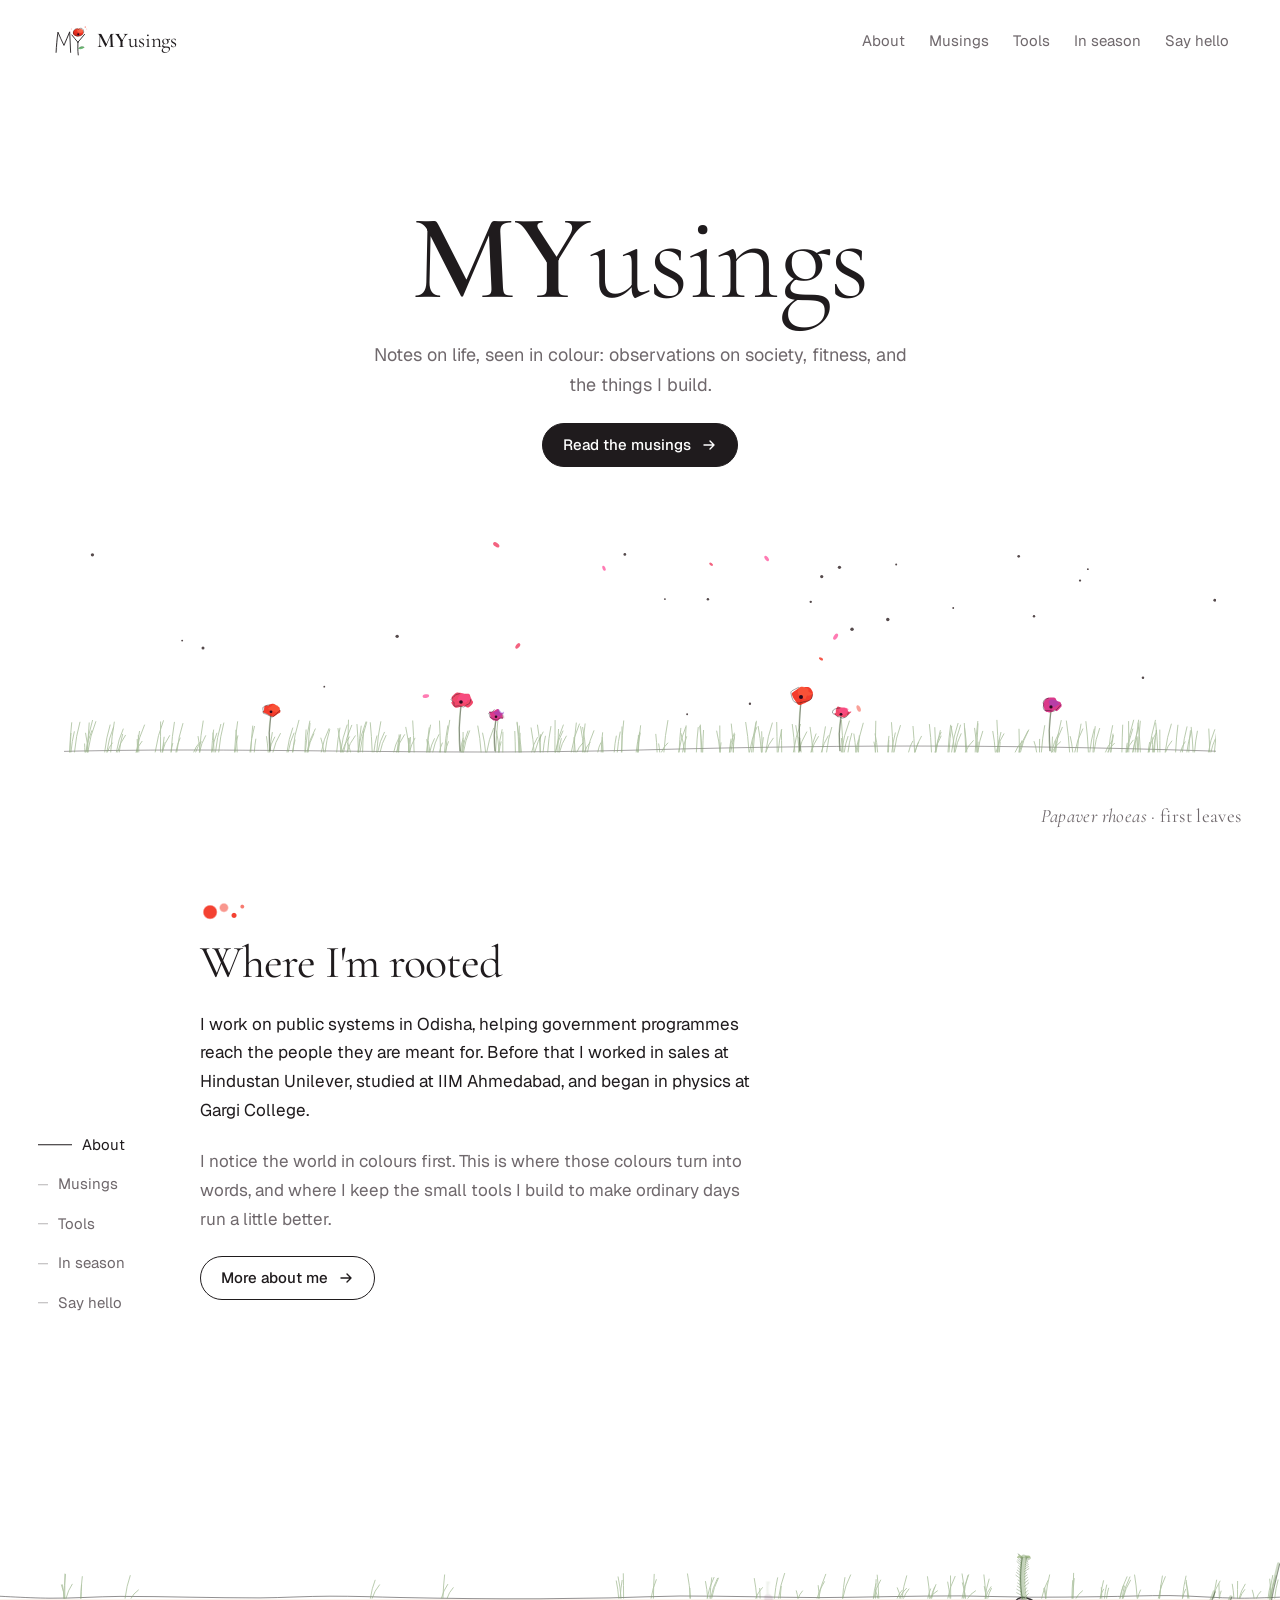
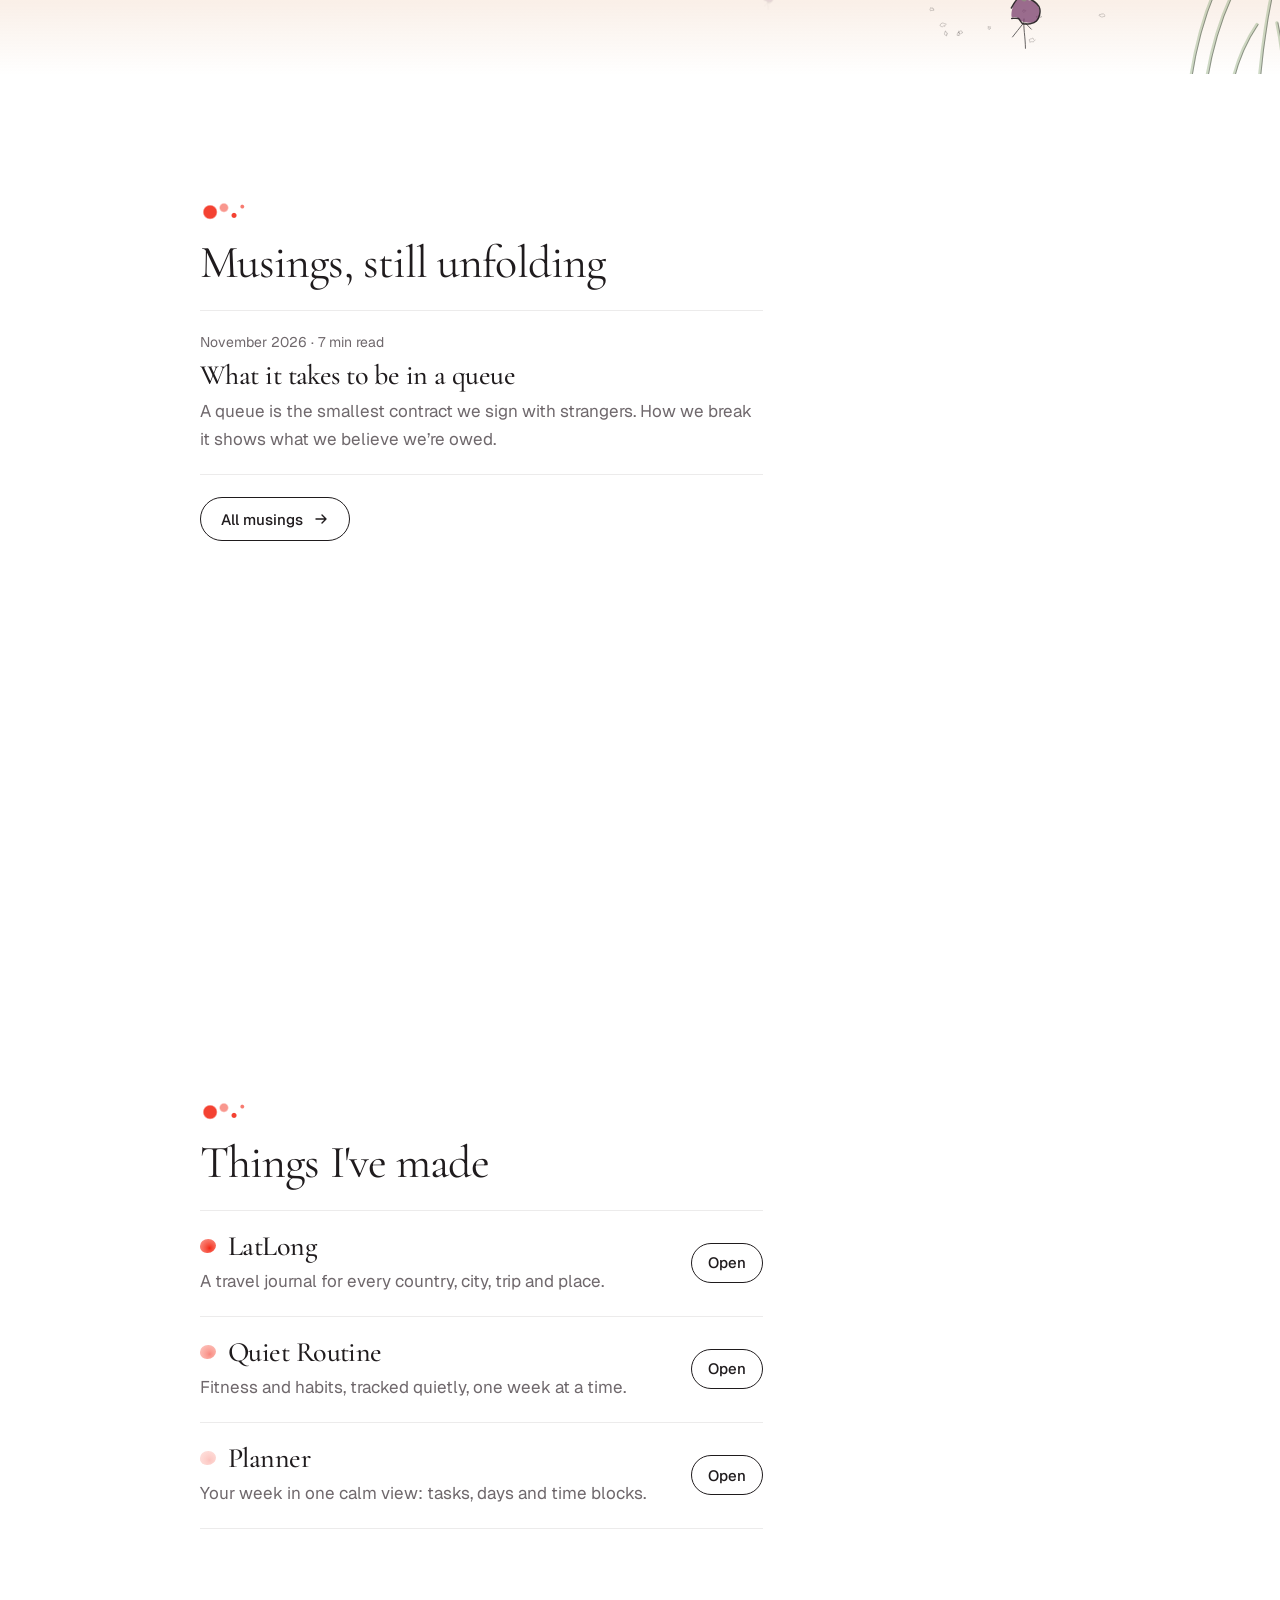
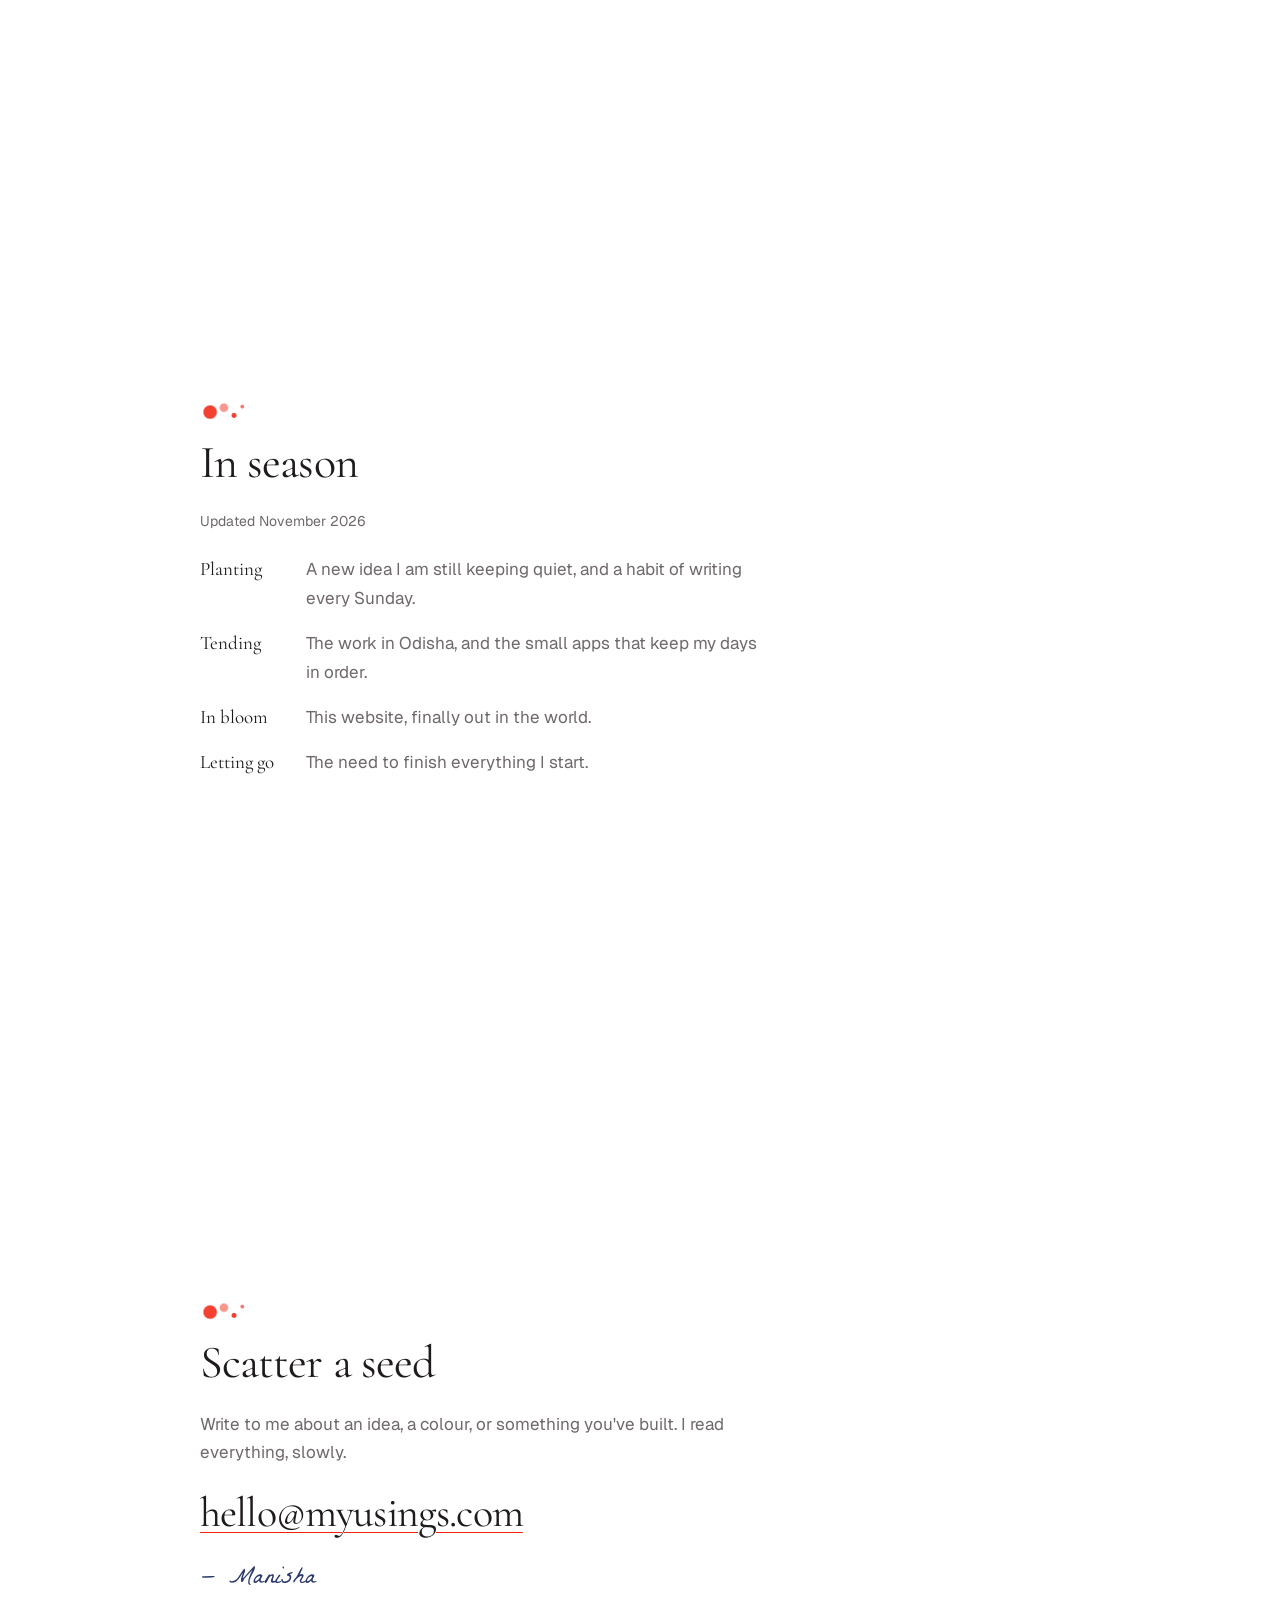
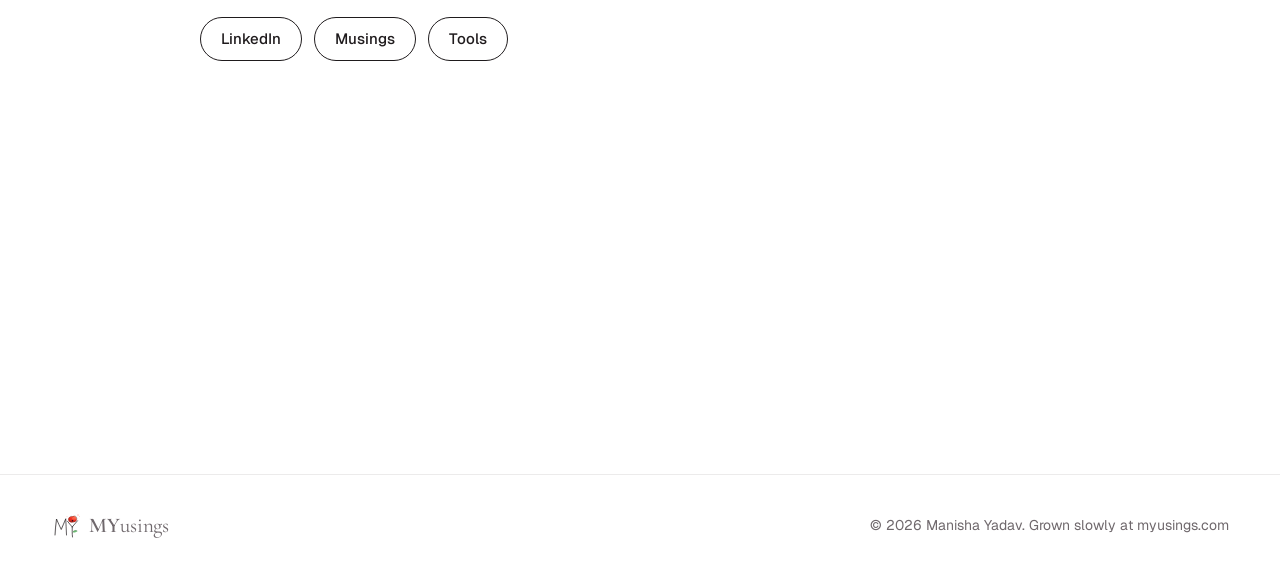
<file: index.html>
<!DOCTYPE html>
<html lang="en">
<head>
<meta charset="utf-8">
<meta name="viewport" content="width=device-width, initial-scale=1">
<title>MYusings</title>
<link rel="icon" href="data:image/svg+xml,%3Csvg xmlns='http://www.w3.org/2000/svg' viewBox='0 0 120 120'%3E%3Cellipse cx='86' cy='33' rx='18' ry='13' fill='%23f2210f'/%3E%3Cpath d='M16 96C17 76 19 52 22 32C28 46 34 60 41 74C47 60 53 46 59 31C60 52 61 74 62 96M66 40L85 64M106 38L85 64M85 64C85 76 84 88 86 104' fill='none' stroke='%231f1b1d' stroke-width='7' stroke-linecap='round' stroke-linejoin='round'/%3E%3C/svg%3E">
<link rel="preconnect" href="https://fonts.googleapis.com">
<link rel="preconnect" href="https://fonts.gstatic.com" crossorigin>
<link rel="stylesheet" href="fonts.css">
<link href="https://fonts.googleapis.com/css2?family=Geist:wght@400;500&family=La+Belle+Aurore&display=swap" rel="stylesheet">
<style>
/* VOICE hushed and personal, an ink-and-watercolour sketchbook on white paper
   IDEA one meadow seen in depth: the words stand in the field, between a far row of poppies and grass close to the eye
   PICTURE a large ink-and-wash poppy that grows sprout, bud, bloom, petal fall, seed pod as you read, with distant poppies behind the text and grass in front
   COLOUR pure white, near-black ink, poppy pink-red with violet heart, scarlet for the brand, leaf green
   TYPE 'Cormorant Garamond' for display (MY heavier than usings) + Geist for text
   LAYOUT desktop: three depth layers (far meadow, text, near poppy and grass) moving at different rates with the cursor; phone: poppy pinned on top, text beneath */
:root{color-scheme:light;--paper:#fff;--ink:#1f1b1d;--soft:#6f686c;--hair:#ecebeb;--scarlet:#f2210f;--pink:#ff4f9a;--violet:#8b45c9;--leaf:#3faa4a}
*{box-sizing:border-box;min-width:0}
html{scroll-padding-top:24px}
body{margin:0;background:var(--paper);color:var(--ink);font:17px/1.7 Geist,system-ui,sans-serif;overflow-x:clip}
a{color:inherit}
a:focus-visible{outline:2px solid var(--scarlet);outline-offset:3px;border-radius:4px}
svg{overflow:hidden}
h1,h2,h3{font-family:'Cormorant Garamond',Georgia,serif;font-weight:400;letter-spacing:-.02em;line-height:1.08;margin:0;text-wrap:balance}
.wm{font:400 21px/1 'Cormorant Garamond',Georgia,serif;letter-spacing:-.01em}
.wm b,.hero h1 b{font-weight:560;letter-spacing:0}
.top{display:flex;flex-wrap:wrap;gap:10px 28px;align-items:center;justify-content:space-between;padding:18px max(4vw,16px);position:relative;z-index:3}
.mark{display:flex;gap:8px;align-items:center;text-decoration:none}
.mark svg{width:38px;height:38px}
.top nav{display:flex;flex-wrap:wrap;gap:4px 24px;align-items:center;font-size:15px}
.top nav a{text-decoration:none;padding:10px 0;color:var(--soft)}
.top nav a:hover{color:var(--ink)}
.pill{display:inline-flex;gap:10px;align-items:center;min-height:44px;padding:0 20px;border-radius:999px;font-size:15px;font-weight:500;text-decoration:none;border:1px solid var(--ink);background:#fff}
.pill.dark{background:var(--ink);color:#fff}
.pill:hover{border-color:var(--scarlet)}
.pill svg{width:16px;height:16px}
.top nav .pill{color:#fff;padding:0 18px}
.hero{position:relative;text-align:center;padding:clamp(64px,13vh,150px) max(5vw,16px) 0;display:grid;justify-items:center;gap:22px}
.hero h1{font-size:clamp(60px,9.5vw,128px);line-height:.98;font-weight:330}
.hero p{margin:0;max-width:31em;color:var(--soft);font-size:18px}
.hero .note{font-size:14px}
.meadow{position:relative;width:100%;height:240px;margin-top:clamp(20px,5vh,60px)}
.meadow svg,.meadow canvas{position:absolute;left:0;bottom:0;width:100%;display:block;pointer-events:none}
.meadow svg{height:200px}
.meadow canvas{height:100%}
.sw{transform-box:fill-box;transform-origin:50% 100%;animation:sway 6s ease-in-out infinite}
@keyframes sway{0%,100%{transform:rotate(-2.5deg)}50%{transform:rotate(4deg)}}
#swayg{transform-box:view-box;transform-origin:200px 540px;animation:psway 8s ease-in-out infinite}
@keyframes psway{0%,100%{transform:rotate(-1deg)}50%{transform:rotate(1.4deg)}}
@media(prefers-reduced-motion:reduce){.sw,#swayg{animation:none}}
.story{position:relative}
.ch{position:relative;z-index:1;padding:clamp(56px,10vw,140px) max(5vw,16px);display:flex;flex-direction:column;justify-content:flex-start;gap:22px}
.ch>*{max-width:640px}
.ch h2{font-size:clamp(34px,3.6vw,46px)}
.ch h2::before{content:"";display:block;width:46px;height:22px;margin-bottom:16px;background:radial-gradient(circle at 22% 55%,var(--scarlet) 0 6px,transparent 7.5px),radial-gradient(circle at 52% 35%,color-mix(in srgb,var(--scarlet) 55%,#fff) 0 3.5px,transparent 5px),radial-gradient(circle at 74% 70%,var(--scarlet) 0 2px,transparent 3px),radial-gradient(circle at 92% 30%,color-mix(in srgb,var(--scarlet) 70%,#fff) 0 1.4px,transparent 2.4px);opacity:.85}
.ch p{margin:0}
.quiet{color:var(--soft)}
.rows{list-style:none;margin:0;padding:0;border-top:1px solid var(--hair)}
.rows li{padding:20px 0;border-bottom:1px solid var(--hair);display:grid;gap:6px}
.when{font-size:14px;color:var(--soft);white-space:nowrap}
.rows h3{font-size:28px;font-weight:500}
.rows h3 a{text-decoration:none}
.rows h3 a:hover{color:var(--scarlet)}
.rows p{color:var(--soft)}
.tool{grid-template-columns:minmax(0,1fr) auto;align-items:center;column-gap:24px}
.tool h3{display:flex;gap:12px;align-items:center}
.tool h3 i{width:16px;height:14px;border-radius:52% 48% 55% 45%;flex:none;background:radial-gradient(circle at 60% 65%,var(--c),color-mix(in srgb,var(--c) 45%,#fff));opacity:var(--o,.9)}
.tool .pill{grid-row:1 / span 2;grid-column:2;min-height:40px;padding:0 16px}
.now{display:grid;grid-template-columns:max-content minmax(0,1fr);gap:16px 32px;margin:0}
.now dt{font:400 19px/1.5 'Cormorant Garamond',Georgia,serif;white-space:nowrap}
.now dd{margin:0;color:var(--soft)}
.mail{font:400 clamp(28px,3.4vw,42px)/1.15 'Cormorant Garamond',Georgia,serif;letter-spacing:-.02em;overflow-wrap:anywhere}
.mail a{text-decoration-color:var(--scarlet);text-decoration-thickness:1px;text-underline-offset:6px}
.links{display:flex;flex-wrap:wrap;gap:12px}
.front{position:sticky;top:0;height:46svh;z-index:2;background:#fff;border-bottom:1px solid var(--hair);overflow:hidden}
.back{display:none}
.scene{display:contents}
.mid{position:absolute;inset:0;will-change:transform}
#ground,#far,#near{position:absolute;inset:0;width:100%;height:100%}
#art{position:absolute;left:0;top:0;width:100%;height:100%}
#near,.index{display:none}
.cap{position:absolute;left:max(4vw,16px);top:12px;margin:0;font:400 18px/1.3 'Cormorant Garamond',Georgia,serif;letter-spacing:.02em;color:var(--soft)}
.sign{font:400 26px/1.2 'La Belle Aurore',cursive;color:#2c3a6b;margin-top:4px!important}
footer{position:relative;z-index:3;background:#fff;display:flex;flex-wrap:wrap;gap:16px 24px;align-items:center;justify-content:space-between;padding:36px max(4vw,16px) 44px;font-size:14px;color:var(--soft);border-top:1px solid var(--hair)}
footer .mark svg{width:30px;height:30px}
@media(max-width:699px){.ch{min-height:70svh}}
@media(max-width:999px){.now{grid-template-columns:minmax(0,1fr);gap:2px}.now dd{margin-bottom:14px}}
@media(max-width:600px){.tool{grid-template-columns:minmax(0,1fr)}.tool .pill{grid-row:auto;grid-column:auto;justify-self:start;margin-top:6px}.top{padding-bottom:6px}.top nav{width:100%;gap:2px 18px;font-size:14px}.top nav a{padding:8px 0}}
@media(min-width:700px){
.scene{display:block;position:absolute;inset:0;pointer-events:none}
.scene.b{z-index:0}
.scene.f{z-index:2}
.back,.front{display:block;position:sticky;top:0;height:100vh;background:none;border:0}
.back{z-index:0;overflow:hidden}
.front{pointer-events:none}
#art{left:50%;width:50%}
#near{display:block}
.ch{margin-left:190px;width:min(600px,calc(64vw - 214px));min-height:100vh;padding:14vh 0 120px}
#art{left:64%;width:36%}
.index{display:block;position:absolute;left:max(3vw,24px);top:50%;transform:translateY(-50%);pointer-events:auto}
.index a{display:flex;gap:10px;align-items:center;padding:7px 0;font-size:14px;color:var(--soft);text-decoration:none}
.index a::before{content:"";height:1px;width:10px;background:currentColor;flex:none;opacity:.5;transition:width .35s ease,opacity .35s ease}
.index a:hover::before{width:22px;opacity:1}
.index a.on{color:var(--ink)}
.index a.on::before{width:22px;opacity:1;background:var(--ink)}
.cap{left:auto;right:max(3vw,24px);top:30px;font-size:19px}}
@media(min-width:1100px){.ch{margin-left:clamp(200px,15vw,250px);width:min(640px,44vw)}#art{left:60%;width:40%}.index a{font-size:15px}.index a.on::before{width:34px}}
</style>
</head>
<body>
<svg width="0" height="0" style="position:absolute" aria-hidden="true">
  <defs>
    <linearGradient id="sc" x1="0" y1="1" x2="1" y2="0"><stop offset="0" stop-color="#b80d05"/><stop offset=".55" stop-color="#f2210f"/><stop offset="1" stop-color="#ff6a45"/></linearGradient>
    <symbol id="logo" viewBox="0 0 120 120">
      <ellipse cx="86" cy="33" rx="17" ry="12.5" fill="url(#sc)" opacity=".92" transform="rotate(-8 86 33)"/>
      <ellipse cx="92" cy="28" rx="9" ry="6.5" fill="#ff7a5c" opacity=".55"/>
      <path d="M71 37C68 23 82 17 87 24C93 15 106 21 103 34M75 41C82 47 95 46 101 38" fill="none" stroke="#1f1b1d" stroke-width="1.2" stroke-linecap="round"/>
      <circle cx="86" cy="39" r="3.3" fill="#2a0a1f"/>
      <path d="M16 96C17 76 19 52 22 32C28 46 34 60 41 74C47 60 53 46 59 31C60 52 61 74 62 96" fill="none" stroke="#1f1b1d" stroke-width="2.8" stroke-linecap="round" stroke-linejoin="round"/>
      <path d="M17.5 93C18.5 74 20.5 54 23.5 36M40 70C46 58 52 46 57.5 35" fill="none" stroke="#1f1b1d" stroke-width=".9" opacity=".45" stroke-linecap="round"/>
      <path d="M66 41C72 49 78 56 85 64M106 39C99 47 92 56 85 64M85 64C85 76 84 88 86 104" fill="none" stroke="#1f1b1d" stroke-width="2.8" stroke-linecap="round"/>
      <path d="M86 84C92 76 102 76 106 80C100 86 92 88 86 84Z" fill="#3faa4a" opacity=".75"/>
      <path d="M86 84C93 77 101 77 105 80" fill="none" stroke="#1f1b1d" stroke-width=".8"/>
      <circle cx="108" cy="16" r="1.7" fill="#f2210f"/><circle cx="113" cy="22" r="1" fill="#f2210f"/><circle cx="64" cy="22" r="1.3" fill="#f2210f" opacity=".7"/>
    </symbol>
  </defs>
</svg>

<header class="top">
  <a class="mark" href="#top" aria-label="MYusings home"><svg aria-hidden="true"><use href="#logo"/></svg><span class="wm"><b>MY</b>usings</span></a>
  <nav aria-label="Sections"><a href="about.html">About</a><a href="musings.html">Musings</a><a href="tools.html">Tools</a><a href="inseason.html">In season</a><a href="hello.html">Say hello</a></nav>
</header>

<section class="hero" id="top">
  <h1><b>MY</b>usings</h1>
  <p>Notes on life, seen in colour: observations on society, fitness, and the things I build.</p>
  <a class="pill dark" href="musings.html">Read the musings <svg viewBox="0 0 16 16" aria-hidden="true"><path d="M3 8h10M9 4l4 4-4 4" fill="none" stroke="currentColor" stroke-width="1.4" stroke-linecap="round" stroke-linejoin="round"/></svg></a>
  <div class="meadow"><svg id="horizon" viewBox="0 0 1200 200" preserveAspectRatio="xMidYMax slice" aria-hidden="true"></svg><canvas id="wind" aria-hidden="true"></canvas></div>
</section>

<main class="story">
  <div class="scene b"><div class="back" aria-hidden="true"><svg id="far"></svg></div></div>
  <div class="scene f"><div class="front">
    <div class="mid" id="mid">
      <svg id="ground" aria-hidden="true"></svg>
      <svg id="art" viewBox="0 0 400 600" preserveAspectRatio="xMidYMax meet" role="img" aria-label="An ink and watercolour poppy that grows from seed to seed pod as the page scrolls">
        <defs>
          <radialGradient id="pg" gradientUnits="userSpaceOnUse" cx="0" cy="0" r="120"><stop offset="0" stop-color="#2a0806"/><stop offset=".15" stop-color="#b8241a"/><stop offset=".42" stop-color="#e8402a"/><stop offset=".78" stop-color="#f47a5e"/><stop offset="1" stop-color="#fbd3c6"/></radialGradient>
          <radialGradient id="bl"><stop offset="0" stop-color="#140808" stop-opacity=".95"/><stop offset=".6" stop-color="#3a0c08" stop-opacity=".45"/><stop offset="1" stop-color="#3a0c08" stop-opacity="0"/></radialGradient>
          <radialGradient id="cupg"><stop offset="0" stop-color="#a81c0e" stop-opacity=".9"/><stop offset=".35" stop-color="#e2452c" stop-opacity=".7"/><stop offset=".75" stop-color="#f58a6a" stop-opacity=".5"/><stop offset="1" stop-color="#f9b29c" stop-opacity="0"/></radialGradient>
          <linearGradient id="lg" x1="0" x2="1"><stop offset="0" stop-color="#5f7d4e"/><stop offset=".6" stop-color="#8fae7a"/><stop offset="1" stop-color="#c3d1a6"/></linearGradient>
        </defs>
        <g id="swayg"><g id="plant">
          <g id="roots" fill="none" stroke="#1f1b1d" stroke-width=".7" stroke-linecap="round" opacity=".75">
            <path pathLength="1" d="M200 557C199 567 203 576 200 594"/>
            <path pathLength="1" d="M199 561C193 569 187 574 183 587"/>
            <path pathLength="1" d="M201 560C207 567 214 571 219 585"/>
          </g>
          <g id="seedg" transform="translate(200 552) scale(1.5)"></g>
          <g id="sides"></g>
          <g id="leaves"></g>
          <path id="stemw" fill="none" stroke="#8aa877" stroke-width="4.6" stroke-linecap="round" opacity=".5"/>
          <path id="stem1" fill="none" stroke="#56704a" stroke-width=".8" stroke-linecap="round" opacity=".7"/>
          <path id="stem2" fill="none" stroke="#dbe5c8" stroke-width=".6" stroke-linecap="round" opacity=".5"/>
          <path id="stemhair" fill="none" stroke="#5f7a4e" stroke-width=".45" stroke-linecap="round" opacity=".7"/>
          <g id="coty"></g>
          <g id="head"><g id="drops"></g><g id="petals"></g><g id="stam"></g><g id="pod"></g><g id="petalsF"></g><g id="bud"></g></g>
          <g id="fly" fill="#1f1b1d"></g>
        </g></g>
      </svg>
    </div>
    <svg id="near" aria-hidden="true"></svg>
    <nav class="index" aria-label="On this page" id="index"><a href="#about">About</a><a href="#musings">Musings</a><a href="#tools">Tools</a><a href="#now">In season</a><a href="#hello">Say hello</a></nav>
    <p class="cap" id="cap"><i>Papaver rhoeas</i> · first leaves</p>
  </div></div>

  <section class="ch" id="about" style="--a:#3faa4a">
    <h2>Where I'm rooted</h2>
    <p>I work on public systems in Odisha, helping government programmes reach the people they are meant for. Before that I worked in sales at Hindustan Unilever, studied at IIM Ahmedabad, and began in physics at Gargi College.</p>
    <p class="quiet">I notice the world in colours first. This is where those colours turn into words, and where I keep the small tools I build to make ordinary days run a little better.</p>
    <p><a class="pill" href="about.html">More about me <svg viewBox="0 0 16 16" aria-hidden="true"><path d="M3 8h10M9 4l4 4-4 4" fill="none" stroke="currentColor" stroke-width="1.4" stroke-linecap="round" stroke-linejoin="round"/></svg></a></p>
  </section>

  <section class="ch" id="musings" style="--a:#8b45c9">
    <h2>Musings, still unfolding</h2>
    <ol class="rows" id="latest"></ol>
    <p><a class="pill" href="musings.html">All musings <svg viewBox="0 0 16 16" aria-hidden="true"><path d="M3 8h10M9 4l4 4-4 4" fill="none" stroke="currentColor" stroke-width="1.4" stroke-linecap="round" stroke-linejoin="round"/></svg></a></p>
  </section>

  <section class="ch" id="tools" style="--a:#ff4f9a">
    <h2>Things I've made</h2>
    <ul class="rows">
      <li class="tool" style="--c:#f2210f;--o:1"><h3><i></i>LatLong</h3><p>A travel journal for every country, city, trip and place.</p><a class="pill" href="latlong.html">Open</a></li>
      <li class="tool" style="--c:#f2210f;--o:.55"><h3><i></i>Quiet Routine</h3><p>Fitness and habits, tracked quietly, one week at a time.</p><a class="pill" href="quiet-routine.html">Open</a></li>
      <li class="tool" style="--c:#f2210f;--o:.28"><h3><i></i>Planner</h3><p>Your week in one calm view: tasks, days and time blocks.</p><a class="pill" href="planner.html">Open</a></li>
    </ul>
  </section>

  <section class="ch" id="now" style="--a:#d61f7a">
    <h2>In season</h2>
    <p class="when">Updated November 2026</p>
    <dl class="now">
      <dt>Planting</dt><dd>A new idea I am still keeping quiet, and a habit of writing every Sunday.</dd>
      <dt>Tending</dt><dd>The work in Odisha, and the small apps that keep my days in order.</dd>
      <dt>In bloom</dt><dd>This website, finally out in the world.</dd>
      <dt>Letting go</dt><dd>The need to finish everything I start.</dd>
    </dl>
  </section>

  <section class="ch" id="hello" style="--a:#f2210f">
    <h2>Scatter a seed</h2>
    <p class="quiet">Write to me about an idea, a colour, or something you've built. I read everything, slowly.</p>
    <p class="mail"><a href="mailto:hello@myusings.com">hello@myusings.com</a></p>
    <p class="sign">— Manisha</p>
    <p class="links"><a class="pill" href="https://www.linkedin.com/in/manisha-yadav8/" target="_blank" rel="noopener">LinkedIn</a><a class="pill" href="musings.html">Musings</a><a class="pill" href="#tools">Tools</a></p>
  </section>
</main>

<footer><a class="mark" href="#top" aria-label="MYusings home"><svg aria-hidden="true"><use href="#logo"/></svg><span class="wm"><b>MY</b>usings</span></a><span>© 2026 Manisha Yadav. Grown slowly at myusings.com</span></footer>

<script src="posts.js"></script>
<script src="paint.js"></script>
<script>
{
const $=id=>document.getElementById(id);

{const L=$('latest');(window.POSTS||[]).slice(0,3).forEach(p=>{const li=document.createElement('li'),w=document.createElement('span'),h=document.createElement('h3'),a=document.createElement('a'),e=document.createElement('p');w.className='when';w.textContent=p.date+' · '+p.mins+' min read';a.href='post.html#'+p.slug;a.textContent=p.title;h.append(a);e.textContent=p.excerpt;li.append(w,h,e);L.append(li)})}
const NS='http://www.w3.org/2000/svg';
let sv=23;
const rnd=()=>(sv=sv*16807%2147483647)/2147483647;
const f1=n=>(+n).toFixed(1);
const ease=x=>x<=0?0:x>=1?1:x*x*(3-2*x);
const ramp=(u,a,b)=>ease((u-a)/(b-a));
const lerp=(a,b,t)=>a+(b-a)*t;
const kf=(u,v)=>{const i=Math.min(Math.floor(u),v.length-2);return lerp(v[i],v[i+1],ease(u-i))};
const hx=h=>[1,3,5].map(i=>parseInt(h.slice(i,i+2),16));
const mix=(a,b,t)=>{const A=hx(a),B=hx(b);return 'rgb('+A.map((x,i)=>Math.round(x+(B[i]-x)*t)).join(',')+')'};
const cr=(p,open)=>{const n=p.length;let d='M'+f1(p[0][0])+','+f1(p[0][1]);const L=open?n-1:n;for(let i=0;i<L;i++){const a=p[open?Math.max(i-1,0):(i-1+n)%n],b=p[i],c=p[(i+1)%n],e=p[open?Math.min(i+2,n-1):(i+2)%n];d+='C'+f1(b[0]+(c[0]-a[0])/6)+','+f1(b[1]+(c[1]-a[1])/6)+' '+f1(c[0]-(e[0]-b[0])/6)+','+f1(c[1]-(e[1]-b[1])/6)+' '+f1(c[0])+','+f1(c[1])}return d+(open?'':'Z')};
const jit=(p,j)=>p.map(([x,y])=>[x+(rnd()-.5)*j,y+(rnd()-.5)*j]);
const ell=(cx,cy,rx,ry,j)=>{const p=[];for(let i=0;i<14;i++){const a=i/14*Math.PI*2,k=1+(rnd()-.5)*j;p.push([cx+Math.cos(a)*rx*k,cy+Math.sin(a)*ry*k])}return p};
const INK='stroke="#1f1b1d" fill="none" stroke-linecap="round" stroke-linejoin="round"';
const wash=(p,fill,op,s=.9,dx=0,dy=0)=>'<path d="'+cr(jit(p.map(([x,y])=>[x*s+dx,y*s+dy]),2.5))+'" fill="'+fill+'" opacity="'+op+'"/>';
const line=(p,w=.75,op=.9,cut=2)=>{const q=jit(p,1.1);return '<path d="'+cr(q.slice(0,q.length-cut),true)+'" '+INK+' stroke-width="'+w+'" opacity="'+op+'"/>'};
const wc=(p,fill,op,o={})=>wash(p,fill,op,o.s||.9,o.dx||0,o.dy||0)+(o.second?wash(p,o.second,o.sop||.3,.68,o.sdx||0,o.sdy||0):'')+line(o.ls?p.map(([x,y])=>[x*o.ls,y*o.ls]):p,o.w,o.lop,o.cut);
const rot=(p,deg)=>{const a=deg*Math.PI/180,c=Math.cos(a),s=Math.sin(a);return p.map(([x,y])=>[x*c-y*s,x*s+y*c])};
const mv=(p,dx,dy)=>p.map(([x,y])=>[x+dx,y+dy]);
const dots=(n,cx,cy,rx,ry,cols,rmax)=>{let h='';for(let i=0;i<n;i++){const a=rnd()*Math.PI*2,r=Math.sqrt(rnd());h+='<circle cx="'+f1(cx+Math.cos(a)*rx*r)+'" cy="'+f1(cy+Math.sin(a)*ry*r)+'" r="'+f1(.6+rnd()*rmax)+'" fill="'+cols[i%cols.length]+'" opacity="'+f1(.45+rnd()*.45)+'"/>'}return h};
const blade=(x,y,h,lean)=>'M'+f1(x)+','+f1(y)+'q'+f1(lean*.3)+','+f1(-h*.55)+' '+f1(lean)+','+f1(-h);
const calm=matchMedia('(prefers-reduced-motion: reduce)');

/* ---------- the poppy ---------- */
const petalPts=(R,sp)=>{const p=[[-5,-2]];const s=Math.sin(sp*.85),c=Math.cos(sp*.85);p.push([-R*.42*s,-R*.42*c]);const N=12;for(let k=0;k<=N;k++){const th=-sp+2*sp*k/N;const r=R*(.8+.2*Math.sin(Math.PI*k/N))*(1+(rnd()-.5)*.12);p.push([r*Math.sin(th),-r*Math.cos(th)])}p.push([R*.42*s,-R*.42*c]);p.push([5,-2]);return p};
const PET=[{bx:-5,by:-18,rot:-31,sx:1,sy:.95,R:104,dx:-50,fr:-95,dl:2},{bx:5,by:-18,rot:29,sx:1.02,sy:.97,R:108,dx:62,fr:100,dl:3},{bx:-4,by:-15,rot:-156,sx:1.15,sy:.42,R:100,dx:-104,fr:-178,dl:0,front:1},{bx:4,by:-15,rot:154,sx:1.15,sy:.42,R:102,dx:100,fr:178,dl:1,front:1}];
/* a ruffled petal outline: many points, uneven radius, a few small notches like torn tissue */
const ruffle=(R,sp)=>{const side=sg=>[[.2,.55],[.42,.8],[.63,.93]].map(([r,f])=>[sg*R*r*Math.sin(sp*f),-R*r*Math.cos(sp*f)]);const p=[[-10,-2],...side(-1)];const N=30,ph=rnd()*6;for(let k=0;k<=N;k++){const th=-sp+2*sp*k/N;let r=R*(.8+.2*Math.sin(Math.PI*k/N))*(1+.022*Math.sin(k*1.9+ph)+(rnd()-.5)*.028);if(rnd()<.05)r*=.965;p.push([r*Math.sin(th),-r*Math.cos(th)])}p.push(...side(1).reverse(),[10,-2]);return p};
const PPTS=[];
{const mk=(p,i)=>{const pts=ruffle(p.R,.98);PPTS.push(pts);return '<g class="pt" data-i="'+i+'"><g class="w">'+wash(pts,'url(#pg)','.6',1,2,-2)+'<ellipse cx="0" cy="-20" rx="13" ry="17" fill="url(#bl)"/></g></g>'};
 const html=PET.map(mk);$('petals').innerHTML=PET.map((p,i)=>p.front?'':html[i]).join('');$('petalsF').innerHTML=PET.map((p,i)=>p.front?html[i]:'').join('')}
const pts=PET.map((p,i)=>document.querySelector('#head .pt[data-i="'+i+'"]'));
$('drops').innerHTML=dots(6,0,-40,170,130,['#e8402a','#f47a5e','#c4281c'],2.6);
let st='';for(let i=0;i<70;i++){const a=i/70*6.283+rnd()*.1,r0=5+rnd()*3,r=14+rnd()*12,x=Math.cos(a)*r,y=-13+Math.sin(a)*r*.42-3-rnd()*4;st+='<path d="M'+f1(Math.cos(a)*r0)+','+f1(-13+Math.sin(a)*r0*.42)+'Q'+f1(Math.cos(a)*(r0+r)*.5+(rnd()-.5)*3)+','+f1(-15+Math.sin(a)*(r0+r)*.2)+' '+f1(x)+','+f1(y)+'" stroke="#140a08" stroke-width=".55" fill="none" opacity=".8"/><ellipse cx="'+f1(x)+'" cy="'+f1(y)+'" rx="1.9" ry="1.1" transform="rotate('+f1(a*57.3)+' '+f1(x)+' '+f1(y)+')" fill="#0e0606"/>';if(i%3===0)st+='<circle cx="'+f1(x+(rnd()-.5)*5)+'" cy="'+f1(y+(rnd()-.5)*3)+'" r=".55" fill="#2a1a14" opacity=".75"/>'}
st='<ellipse cx="0" cy="-14" rx="21" ry="9" fill="#140808" opacity=".6"/>'+st;
{let pr='';for(let i=0;i<150;i++){const a=rnd()*6.283,r=10+rnd()*14;pr+='<circle cx="'+f1(Math.cos(a)*r)+'" cy="'+f1(-14+Math.sin(a)*r*.42)+'" r="'+f1(.45+rnd()*.7)+'" fill="'+(rnd()<.6?'#efe0ae':'#c9a453')+'" opacity="'+f1(.65+rnd()*.3)+'"/>'}st=st+pr}
$('stam').innerHTML=st;
let ph='';for(let i=-4;i<=4;i++)ph+='<path d="M'+f1(i*5)+',-3Q'+f1(i*7.4)+',-28 '+f1(i*4.6)+',-53"/>';
let rays='',rhi='';for(let i=0;i<10;i++){const a=i/10*Math.PI*2+.15,x=Math.cos(a)*19,y=-57+Math.sin(a)*4.6;rays+='<line x1="0" y1="-57" x2="'+f1(x)+'" y2="'+f1(y)+'"/>';rhi+='<line x1="'+f1(x*.2)+'" y1="'+f1(-57+(y+57)*.2-.6)+'" x2="'+f1(x*.85)+'" y2="'+f1(-57+(y+57)*.85-.6)+'"/>'}
const podP=ell(0,-28,24,28,.05);
$('pod').innerHTML='<path id="podw" d="'+cr(jit(podP.map(([x,y])=>[x*.92+2,y*.95]),2))+'" opacity=".85"/>'+wash(podP,'#56704a','.15',.6,4,-6)+'<ellipse cx="9" cy="-24" rx="9" ry="18" fill="#203d14" opacity=".18"/><ellipse cx="-8" cy="-35" rx="5" ry="13" fill="#fff" opacity=".3"/>'+'<g stroke="#56704a" fill="none" stroke-width=".55" opacity=".45">'+ph+'</g>'+wash(ell(0,-57,22,6,.08),'#2a2a1e','.7',.95)+'<g stroke="#140f0a" stroke-width="1.7" stroke-linecap="round" opacity=".8">'+rays+'</g><g stroke="#e8e0c8" stroke-width=".45" stroke-linecap="round" opacity=".55">'+rhi+'</g><circle cx="0" cy="-57.5" r="2.2" fill="#140f0a"/>';
const hairs=s=>{let h='';for(let i=0;i<9;i++){const t=.1+i*.1,y=-50*t,x=s*Math.sin(Math.PI*t)*15;h+='<line x1="'+f1(x)+'" y1="'+f1(y)+'" x2="'+f1(x+s*4)+'" y2="'+f1(y-2)+'"/>'}return h};
const BPTS=[];
$('bud').innerHTML=[-1,1].map(s=>{const p=[[0,0],[12*s,-8],[15*s,-26],[9*s,-44],[0,-52],[3*s,-30]];BPTS.push(p);return '<g class="half"><g class="w">'+wash(p,s<0?'#7f9c6a':'#9db487','.85',.9)+wash(p,'#e0321f','.3',.68,0,6)+'</g><g stroke="#56704a" fill="none" stroke-linecap="round" stroke-width=".45" opacity=".6">'+hairs(s)+'</g></g>'}).join('');
const leafPts=(L,W)=>{const up=[],lo=[];const n=9;for(let i=1;i<n;i++){const x=L*i/n,e=Math.sin(Math.PI*i/n)**.8*W;up.push([x,-e*(i%2?1:.55)]);lo.push([x+L*.03,e*(i%2?.6:1)])}return [[0,0],...up,[L,0],...lo.reverse()]};
/* a poppy leaf: a midrib with deep, toothed lobes that alternate and taper, bending a little under its own weight */
const featherLeaf=(L,W,bend)=>{const n=L>60?5:4,up=[[0,0],[L*.03,-W*.1]],lo=[],tips=[];const by=x=>bend*(x/L)**2*L*.16;
  for(let i=0;i<n;i++){const f=(i+.55)/(n+.1),x=L*(.06+f*.86),tp=Math.sin(Math.PI*Math.min(.97,(i+.8)/(n+.6)))**.65,w=W*tp*(.75+rnd()*.5),gap=L*.035;
    up.push([x-gap,-W*.2*tp],[x+L*.02,-w*.55],[x+L*.045,-w*.62],[x+L*.06,-w]);tips.push([x+L*.06,-w]);
    const x2=x+L/(2*n)*.9,w2=W*tp*(.7+rnd()*.5);lo.push([x2-gap,W*.2*tp],[x2+L*.02,w2*.55],[x2+L*.04,w2*.6],[x2+L*.06,w2]);tips.push([x2+L*.06,w2])}
  const p=[...up,[L,0],...lo.reverse(),[L*.02,W*.08]].map(([x,y])=>[x,y+by(x)]);return {p,tips:tips.map(([x,y])=>[x,y+by(x)]),mid:[[2,by(2)],[L*.5,by(L*.5)],[L-4,by(L-4)]]}};
/* two at the base (one drooping), four alternating up the stem, smaller as they climb */
const LV=[{ang:-150,L:96,W:20,bend:-1,a:.7,b:1.7},{t:.2,side:1,off:44,L:62,W:14,bend:1,a:1.3,b:2.2}];
const LPTS=[];
$('leaves').innerHTML=LV.map(l=>{const f=featherLeaf(l.L,l.W,l.bend);LPTS.push(f);return '<g class="lf"><g class="w">'+wash(f.p,'url(#lg)','.85',.95)+'</g></g>'}).join('');
$('coty').innerHTML=[-1,1].map(s=>'<g transform="rotate('+(s*28)+')">'+wash([[0,0],[s*8,-3],[s*17,-7],[s*10,-11],[s*3,-7]],'#a7bd8d','.85',1)+wash([[0,0],[s*8,-3],[s*17,-7],[s*10,-11],[s*3,-7]],'#6a8758','.35',.6)+'</g>').join('');
$('seedg').innerHTML=wc([[-7,-2],[-3,-7],[4,-7],[8,-2],[6,4],[0,6],[-3,3],[-6,3]],'#7a3f6e','.75',{cut:0});
const SIDES=[{d:'M199 540C195 470 172 402 156 356C151 342 144 338 138 344',x:138,y:346,r:205,a:1.75,b:2.6}];
$('sides').innerHTML=SIDES.map(s=>'<g class="side"><path d="'+s.d+'" pathLength="1" fill="none" stroke="#8aa877" stroke-width="3.3" opacity=".45" stroke-linecap="round"/><path d="'+s.d+'" pathLength="1" fill="none" stroke="#56704a" stroke-width=".7" opacity=".6"/><g class="sb">'+wash(ell(0,-14,9.5,14,.1),'#9db487','.85',1)+wash(ell(0,-14,9.5,14,.1),'#6a8758','.45',.75,1,2)+wash(ell(0,-14,9.5,14,.1),'#e0321f','.3',.5,0,4)+'</g></g>').join('');

/* ---------- deep watercolour: each petal, leaf and bud half is painted once, off screen, then swapped in ---------- */
const FX=(sd,g)=>'<filter id="wob" x="-20%" y="-20%" width="140%" height="140%"><feTurbulence type="fractalNoise" baseFrequency=".045" numOctaves="2" seed="'+sd+'"/><feDisplacementMap in="SourceGraphic" scale="5"/></filter><filter id="wb" x="-25%" y="-25%" width="150%" height="150%"><feTurbulence type="fractalNoise" baseFrequency=".05" numOctaves="2" seed="'+(sd+3)+'"/><feDisplacementMap in="SourceGraphic" scale="7"/><feGaussianBlur stdDeviation="3.2"/></filter><filter id="sf" x="-20%" y="-20%" width="140%" height="140%"><feGaussianBlur stdDeviation="1"/></filter><filter id="b2" x="-30%" y="-30%" width="160%" height="160%"><feGaussianBlur stdDeviation="2.2"/></filter><filter id="b6" x="-60%" y="-60%" width="220%" height="220%"><feGaussianBlur stdDeviation="6"/></filter><filter id="gr" x="0" y="0" width="100%" height="100%"><feTurbulence type="fractalNoise" baseFrequency="1.3" numOctaves="2" seed="'+sd+'"/><feColorMatrix values="0 0 0 0 '+g[0]+' 0 0 0 0 '+g[1]+' 0 0 0 0 '+g[2]+' 3 0 0 0 -1.75"/></filter>';
const shape=pts=>(s,dx=0,dy=0,j=2)=>cr(jit(pts.map(([x,y])=>[x*s+dx,y*s+dy]),j));
const petalArt=(pts,R,sd,o={})=>{const S=shape(pts),box=[-R*1.14,-R*1.14,R*2.28,R*1.32];
  let h='<defs>'+FX(sd,[.55,.12,.08])+'<clipPath id="c"><path d="'+S(.985,0,0,.5)+'"/></clipPath><radialGradient id="bt"><stop offset="0" stop-color="#0e0505" stop-opacity=".9"/><stop offset=".5" stop-color="#3a0a06" stop-opacity=".5"/><stop offset="1" stop-color="#5a0c08" stop-opacity="0"/></radialGradient></defs>';
  [[1,'#fcdcd0',.5,0,0,'wob'],[.95,'#f9ad95',.3,1,-1,'wb'],[.86,'#f5845f',.28,-1,0,'wb'],[.74,'#ef6040',.3,1,1,'wb'],[.58,'#e5432a',.36,0,2,'wb'],[.4,'#cc2c1b',.45,0,2,'wb'],[.22,'#2a0604',.6,0,1,'wb']].forEach(([k,c,op,dx,dy,fl])=>{h+='<path d="'+S(k,dx,dy,1.2)+'" fill="'+c+'" opacity="'+op+'" filter="url(#'+fl+')"/>'});
  h+='<g clip-path="url(#c)">';
  const side=rnd()<.5?-1:1;h+='<ellipse cx="'+f1(side*R*.28)+'" cy="'+f1(-R*.5)+'" rx="'+f1(R*.32)+'" ry="'+f1(R*.4)+'" fill="#e8402a" opacity=".26" filter="url(#b6)"/>';
  const arc=(th,r0,r1,b)=>'M'+f1(Math.sin(th)*r0)+','+f1(-Math.cos(th)*r0)+'Q'+f1(Math.sin(th)*(r0+r1)/2+b)+','+f1(-Math.cos(th)*(r0+r1)/2)+' '+f1(Math.sin(th)*r1)+','+f1(-Math.cos(th)*r1);
  const folds=[];for(let i=0;i<4;i++)folds.push((rnd()-.5)*1.6);
  folds.forEach(th=>{const b=(rnd()-.5)*12;h+='<path d="'+arc(th,R*.14,R*(.78+rnd()*.15),b)+'" fill="none" stroke="#c22a16" stroke-width="'+f1(4+rnd()*4)+'" stroke-linecap="round" opacity=".14" filter="url(#b2)"/><path d="'+arc(th+.045,R*.2,R*(.74+rnd()*.15),b)+'" fill="none" stroke="#fff" stroke-width="'+f1(1.6+rnd()*1.4)+'" stroke-linecap="round" opacity=".28" filter="url(#sf)"/>'});
  let hl='';for(let i=0;i<230;i++){const near=rnd()<.6,th=near?folds[i%4]+(rnd()+rnd()+rnd()-1.5)*.16:(rnd()-.5)*1.85,r0=R*(.06+rnd()*.1),r1=R*(.4+rnd()*.55);hl+='<path d="'+arc(th,r0,r1,(rnd()-.5)*7+Math.sin(th*3)*4)+'" stroke-width="'+f1(.18+rnd()*.22)+'" opacity="'+f1(.07+rnd()*.13)+'"/>'}
  h+='<g fill="none" stroke="#b3200f" stroke-linecap="round">'+hl+'</g>';
  let ck='';for(let i=0;i<34;i++){const th=(rnd()-.5)*1.8,r=R*(.5+rnd()*.42),x=Math.sin(th)*r,y=-Math.cos(th)*r,l=2+rnd()*5,tx=Math.cos(th),ty=Math.sin(th);ck+='M'+f1(x-tx*l/2)+','+f1(y-ty*l/2)+'q'+f1(tx*l/2+(rnd()-.5)*1.5)+','+f1(ty*l/2+(rnd()-.5)*1.5)+' '+f1(tx*l)+','+f1(ty*l)}h+='<path d="'+ck+'" fill="none" stroke="#c22a16" stroke-width=".35" opacity=".16" stroke-linecap="round"/>';
  for(let i=0;i<2;i++){const a=(rnd()-.5)*1.3,r=R*(.74+rnd()*.18),bl=ell(Math.sin(a)*r,-Math.cos(a)*r,R*(.1+rnd()*.08),R*(.05+rnd()*.05),.6);h+='<path d="'+cr(bl)+'" fill="#fff" opacity=".22" filter="url(#wob)"/><path d="'+cr(bl)+'" fill="none" stroke="#e8553c" stroke-width=".7" opacity=".35" filter="url(#wob)"/>'}
  if(o.curl){const outer=pts.slice(2,pts.length-2),inner=outer.map(([x,y])=>[x*.87,y*.87]).reverse();h+='<path d="'+cr(jit([...outer,...inner],1),false)+'" fill="#fde3d8" opacity=".32" filter="url(#wob)"/><path d="'+cr(jit(inner.slice().reverse().map(([x,y])=>[x*1.01,y*1.01]),.8),true)+'" fill="none" stroke="#c8301c" stroke-width=".9" opacity=".45"/>'}
  {const bp=ell(0,-R*.15,R*.085,R*.12,.35);h+='<path d="'+cr(bp)+'" fill="#2a0b38" opacity="'+(o.curl?.35:.55)+'" filter="url(#wob)"/><path d="'+cr(ell(0,-R*.17,R*.05,R*.07,.3))+'" fill="#6b3a90" opacity="'+(o.curl?.25:.4)+'" filter="url(#wob)"/><path d="'+cr(bp)+'" fill="none" stroke="#7a3f9a" stroke-width=".7" opacity=".45" filter="url(#wob)"/>';
   let dl='',dd='';for(let i=0;i<7;i++){const th=-.75+i*.25+(rnd()-.5)*.08,r0=R*.3,r1=R*(.5+rnd()*.25),b=(rnd()-.5)*8;dl+=arc(th,r0,r1,b);for(let j=0;j<3;j++){const t=.35+j*.25+rnd()*.08,rr=r0+(r1-r0)*t;dd+='<circle cx="'+f1(Math.sin(th)*rr+b*t*(1-t)*2)+'" cy="'+f1(-Math.cos(th)*rr)+'" r="'+f1(.7+rnd()*.6)+'"/>'}}
   h+='<path d="'+dl+'" fill="none" stroke="#2a0e0a" stroke-width=".35" opacity=".35"/><g fill="#2a0e0a" opacity=".55">'+dd+'</g>'}
  h+='<rect x="'+f1(box[0])+'" y="'+f1(box[1])+'" width="'+f1(box[2])+'" height="'+f1(box[3])+'" filter="url(#gr)" opacity=".35"/></g>';
  h+='<path d="'+cr(jit(pts,.6))+'" fill="none" stroke="#c8301c" stroke-width=".8" opacity=".55" filter="url(#wob)"/>';
  return [h,box]};
const leafArt=(f,L,W,sd)=>{const p=f.p,S=shape(p),xs=p.map(q=>q[0]),ys=p.map(q=>q[1]),box=[Math.min(...xs)-6,Math.min(...ys)-6,Math.max(...xs)-Math.min(...xs)+12,Math.max(...ys)-Math.min(...ys)+12];
  let h='<defs>'+FX(sd,[.16,.22,.12])+'<clipPath id="c"><path d="'+S(.97,0,0,.6)+'"/></clipPath></defs>';
  [[1,'#cbd8b0',.6,0,0],[.96,'#a7bd8d',.52,1,-1],[.88,'#88a473',.46,-1,1],[.74,'#6a8758',.38,0,0]].forEach(([k,c,o,dx,dy])=>{h+='<path d="'+S(k,dx,dy,1.2)+'" fill="'+c+'" opacity="'+o+'" filter="url(#'+(k>.8?'wob':'wb')+')"/>'});
  h+='<path d="'+S(.99,0,0,1)+'" fill="none" stroke="#5f7a4e" stroke-width=".9" opacity=".4" filter="url(#sf)"/><g clip-path="url(#c)">';
  const m=f.mid;h+='<path d="M'+f1(m[0][0])+','+f1(m[0][1])+'Q'+f1(m[1][0])+','+f1(m[1][1])+' '+f1(m[2][0])+','+f1(m[2][1])+'" stroke="#4e6842" stroke-width="'+f1(W*.22)+'" opacity=".25" fill="none" filter="url(#b2)"/>';
  let v='';f.tips.forEach(([tx,ty])=>{const bx=tx-L*.08,byy=ty*.05+(f.mid[1][1])*(bx/L);v+='<path d="M'+f1(bx)+','+f1(byy)+'Q'+f1(tx-L*.03)+','+f1(ty*.5)+' '+f1(tx-1)+','+f1(ty*.92)+'"/>'});
  h+='<g fill="none" stroke="#4a6340" stroke-width=".45" opacity=".5" stroke-linecap="round">'+v+'</g><path d="M'+f1(m[0][0])+','+f1(m[0][1])+'Q'+f1(m[1][0])+','+f1(m[1][1])+' '+f1(m[2][0])+','+f1(m[2][1])+'" stroke="#e4ecd2" stroke-width=".8" fill="none" opacity=".7"/>';
  h+='<rect x="'+f1(box[0])+'" y="'+f1(box[1])+'" width="'+f1(box[2])+'" height="'+f1(box[3])+'" filter="url(#gr)" opacity=".45"/></g>';return [h,box]};
const budArt=(p,sg,sd)=>{const S=shape(p),xs=p.map(q=>q[0]),box=[Math.min(...xs)-10,-62,Math.max(...xs)-Math.min(...xs)+20,72];
  let h='<defs>'+FX(sd,[.08,.2,.06])+'<clipPath id="c"><path d="'+S(.97,0,0,1)+'"/></clipPath></defs>';
  [[1,'#c3d1a6',.6],[.92,'#9db487',.52],[.8,'#7f9c6a',.46],[.55,'#5f7d4e',.36]].forEach(([k,c,o])=>{h+='<path d="'+S(k)+'" fill="'+c+'" opacity="'+o+'" filter="url(#wob)"/>'});
  h+='<g clip-path="url(#c)"><ellipse cx="'+(sg*3)+'" cy="-8" rx="8" ry="13" fill="#e0321f" opacity=".32" filter="url(#b2)"/><ellipse cx="'+(sg*6)+'" cy="-34" rx="3" ry="10" fill="#fff" opacity=".3" filter="url(#sf)"/><rect x="'+box[0]+'" y="-62" width="'+box[2]+'" height="72" filter="url(#gr)" opacity=".5"/></g>';
  let hd='',hl='';for(let i=0;i<p.length-1;i++){const [ax,ay]=p[i],[bx,by]=p[i+1];for(let j=0;j<6;j++){const t=j/6,x=ax+(bx-ax)*t,y=ay+(by-ay)*t,nx=x-sg*1,ny=y+26,L=Math.hypot(x-sg,y+26)||1,ux=(x-sg*1)/L,uy=(y+26)/L,l=2.5+rnd()*3;const seg='M'+f1(x)+','+f1(y)+'l'+f1(ux*l+(rnd()-.5))+','+f1(uy*l-1);(j%2?hl+=seg:hd+=seg)}}
  h+='<path d="'+hd+'" stroke="#4e6842" stroke-width=".4" opacity=".6" fill="none" stroke-linecap="round"/><path d="'+hl+'" stroke="#eef8dc" stroke-width=".35" opacity=".75" fill="none" stroke-linecap="round"/>';return [h,box]};
const SVGNS='http://www.w3.org/2000/svg';
const raster=(inner,[bx,by,bw,bh],sc=3)=>new Promise(res=>{const w=Math.round(bw*sc),hh=Math.round(bh*sc),src='<svg xmlns="'+SVGNS+'" width="'+w+'" height="'+hh+'" viewBox="'+f1(bx)+' '+f1(by)+' '+f1(bw)+' '+f1(bh)+'">'+inner+'</svg>';const url=URL.createObjectURL(new Blob([src],{type:'image/svg+xml'})),im=new Image();
  im.onload=()=>{let out=null;try{const c=document.createElement('canvas');c.width=w;c.height=hh;c.getContext('2d').drawImage(im,0,0);out=c.toDataURL('image/png')}catch(e){}URL.revokeObjectURL(url);res(out)};im.onerror=()=>{URL.revokeObjectURL(url);res(null)};im.src=url});
const place=(g,href,[bx,by,bw,bh])=>{if(!href||!g)return;const w=g.querySelector('.w');if(!w)return;const im=document.createElementNS(SVGNS,'image');im.setAttribute('href',href);im.setAttribute('x',f1(bx));im.setAttribute('y',f1(by));im.setAttribute('width',f1(bw));im.setAttribute('height',f1(bh));im.setAttribute('preserveAspectRatio','none');g.insertBefore(im,w);w.remove()};
(async()=>{try{
  const pg=pts,lg=[...$('leaves').querySelectorAll('.lf')],bg=[...$('bud').querySelectorAll('.half')];
  for(let i=0;i<PET.length;i++){const [h,b]=petalArt(PPTS[i],PET[i].R,11+i,{curl:PET[i].front});place(pg[i],await raster(h,b,3.2),b)}
  for(let i=0;i<LV.length;i++){const [h,b]=leafArt(LPTS[i],LV[i].L,LV[i].W,31+i);place(lg[i],await raster(h,b,3.4),b)}
  for(let i=0;i<2;i++){const [h,b]=budArt(BPTS[i],i?1:-1,51+i);place(bg[i],await raster(h,b,4),b)}
}catch(e){}})();

const FL=[];let fl='';for(let i=0;i<36;i++){FL.push({dx:(rnd()-.5)*320,ye:543+rnd()*10,h:30+rnd()*90,dl:rnd()*.3});fl+='<circle r="'+f1(1.1+rnd()*.9)+'"/>'}
$('fly').innerHTML=fl;



/* ---------- hero meadow: grass in the wind ---------- */
const HP=[[230,.8],[420,1],[455,.7],[760,1.1],[800,.75],[1010,.9]];
{let h='<path d="M0 178C200 172 380 182 600 176S1000 171 1200 178" '+INK+' stroke-width=".9" opacity=".45"/>';
for(let x=0;x<1200;x+=10+rnd()*12){let b='';const n=3+Math.floor(rnd()*4);for(let i=0;i<n;i++){const xx=x+(rnd()-.5)*8;b+='<path d="'+blade(xx,178,8+rnd()*24,(rnd()-.3)*12)+'"/>'}
  h+='<g class="sw" style="animation-delay:'+f1(-x/1200*6)+'s;animation-duration:'+f1(5.5+rnd()*1.5)+'s" stroke="#8aa877" fill="none" stroke-width=".9" opacity=".65" stroke-linecap="round">'+b+'</g>'}
const C=[['#f2210f','#ff6a45'],['#ef2f55','#ff4f9a'],['#d61f7a','#8b45c9']];
HP.forEach(([x,s],i)=>{const y=177,top=y-46*s,c=C[i%3];h+='<g class="sw" style="animation-delay:'+f1(-x/1200*6)+'s;animation-duration:7s"><path d="M'+x+','+y+'q-2,'+f1(-23*s)+' 1,'+f1(-46*s)+'" stroke="#8aa877" stroke-width="1.6" opacity=".55" fill="none"/><path d="M'+x+','+y+'q-2,'+f1(-23*s)+' 1,'+f1(-46*s)+'" '+INK+' stroke-width=".6" opacity=".6"/>'+wash(ell(x+2,top-5*s,10*s,7.5*s,.3),c[0],'.88',1)+wash(ell(x+4,top-7*s,6*s,4.5*s,.3),c[1],'.45',1)+line(ell(x+1,top-5*s,9.5*s,7*s,.3),.6,.7,3)+'<circle cx="'+(x+1)+'" cy="'+f1(top-3*s)+'" r="'+f1(1.8*s)+'" fill="#2a0a1f"/></g>'});
$('horizon').innerHTML=h}

/* seeds and petal flecks riding the wind across the hero meadow */
{const cv=$('wind'),cx=cv.getContext('2d'),box=cv.parentElement;let W=0,H=0,dpr=1,P=[],run=false,raf=0;
 const size=()=>{dpr=Math.min(2,devicePixelRatio||1);W=box.clientWidth;H=box.clientHeight;cv.width=W*dpr;cv.height=H*dpr;cx.setTransform(dpr,0,0,dpr,0,0)};
 const src=()=>{const sc=Math.max(W/1200,200/200),[x,s]=HP[Math.floor(Math.random()*HP.length)];return [W/2+(x-600)*sc,H-(200-(177-46*s))*sc]};
 const spawn=(p,init)=>{const [x,y]=src();const seed=Math.random()<.72;Object.assign(p,{x:init?Math.random()*W:x,y:init?H-40-Math.random()*(H-60):y,vx:.25+Math.random()*.6,vy:-.15-Math.random()*.3,ph:Math.random()*6.3,seed,r:seed?.9+Math.random()*.9:2+Math.random()*1.6,c:seed?'#2a1d1f':['#f2210f','#ff4f9a','#ef2f55'][Math.floor(Math.random()*3)],rot:Math.random()*6.3,life:0,max:500+Math.random()*600})};
 const tick=()=>{cx.clearRect(0,0,W,H);for(const p of P){p.life++;p.ph+=.02;p.x+=p.vx+Math.sin(p.ph)*.25;p.vy+=.0012;p.y+=p.vy+Math.cos(p.ph*1.3)*.12;p.rot+=.02;const a=Math.min(1,p.life/60,(p.max-p.life)/80);if(p.life>p.max||p.x>W+10||p.y>H+10){spawn(p);continue}cx.globalAlpha=Math.max(0,a)*(p.seed?.8:.75);cx.fillStyle=p.c;cx.beginPath();if(p.seed)cx.arc(p.x,p.y,p.r,0,6.283);else cx.ellipse(p.x,p.y,p.r,p.r*.55,p.rot,0,6.283);cx.fill()}raf=run?requestAnimationFrame(tick):0};
 size();for(let i=0;i<34;i++){const p={};spawn(p,true);P.push(p)}
 const ro=new ResizeObserver(size);ro.observe(box);
 const io=new IntersectionObserver(e=>{run=e[0].isIntersecting&&!calm.matches;if(run&&!raf)raf=requestAnimationFrame(tick)});io.observe(box);
 if(calm.matches)tick();}

/* ---------- the meadow around the poppy, drawn at real pixel size ---------- */
const front=document.querySelector('.front'),art=$('art'),ground=$('ground'),far=$('far'),near=$('near');
let wide=false;
const layout=()=>{
  wide=innerWidth>=700;
  const W=front.clientWidth,H=front.clientHeight;if(!W||!H)return;
  const aw=art.clientWidth,ah=art.clientHeight,ax=art.getBoundingClientRect().left-front.getBoundingClientRect().left,s=Math.min(aw/400,ah/600);
  const x0=ax+(aw-400*s)/2,y0=ah-600*s,bx=x0+200*s,gy=y0+540*s;
  sv=97;
  let g='';const pts=[];for(let x=-20;x<=W+40;x+=70)pts.push([x,gy+(Math.abs(x-bx)<40?0:(rnd()-.5)*4)]);
  g+='<path d="'+cr(pts,true)+'" '+INK+' stroke-width=".9" opacity=".55"/>';
  for(let x=6;x<W;x+=16+rnd()*16){if(Math.abs(x-bx)<14*s)continue;if(Math.abs(x-bx)>W*.22&&rnd()>.25)continue;let b='';const n=2+Math.floor(rnd()*4),k=Math.sqrt(s);for(let i=0;i<n;i++)b+='<path d="'+blade(x+(rnd()-.5)*8,gy+1,(6+rnd()*16)*k,(rnd()-.3)*10*k)+'"/>';
    g+='<g class="sw" style="animation-delay:'+f1(-x/W*6)+'s;animation-duration:'+f1(5.5+rnd()*1.5)+'s" stroke="#8aa877" fill="none" stroke-width=".9" opacity=".65" stroke-linecap="round">'+b+'</g>'}
  for(let i=0;i<10;i++)g+=line(ell(bx+(rnd()-.5)*160*s,gy+8+rnd()*30*s,1+rnd()*2,.8+rnd()*1.2,.2),.5,.4,0);
  ground.setAttribute('viewBox','0 0 '+W+' '+H);ground.innerHTML=g;
  if(!wide){far.innerHTML=near.innerHTML='';return}
  /* far layer: a paler band of meadow and two distant poppies echoing the near one */
  let f='<defs><linearGradient id="band" x1="0" y1="0" x2="0" y2="1"><stop offset="0" stop-color="#f7e8dd" stop-opacity=".7"/><stop offset="1" stop-color="#f7e8dd" stop-opacity="0"/></linearGradient></defs><rect x="0" y="'+f1(gy+2)+'" width="'+W+'" height="'+f1(H-gy)+'" fill="url(#band)"/>';
  f+='<use href="#plant" opacity=".2" transform="translate('+f1(W*.6)+' '+f1(gy-3)+') scale('+f1(s*.3*1000)/1000+') translate(-200 -540)"/>';
  far.setAttribute('viewBox','0 0 '+W+' '+H);far.innerHTML=f;
  /* near layer: tall grass close to the eye in both corners */
  let n='';const tuft=(x0,x1)=>{for(let x=x0;x<x1;x+=14+rnd()*14){const h=30+rnd()*(H*.11),l=(rnd()-.35)*50;n+='<g class="sw" style="animation-delay:'+f1(-x/W*6)+'s;animation-duration:'+f1(6+rnd()*2)+'s"><path d="'+blade(x,H+6,h,l)+'" stroke="#8aa877" stroke-width="3.2" opacity=".42" fill="none" stroke-linecap="round"/><path d="'+blade(x+1,H+6,h,l)+'" '+INK+' stroke-width=".7" opacity=".55"/></g>'}};
  tuft(W*.93,W+10);
  near.setAttribute('viewBox','0 0 '+W+' '+H);near.innerHTML=n;
};
const fro=new ResizeObserver(layout);fro.observe(front);

/* ---------- scroll drives the poppy's life ---------- */
const stemhair=$('stemhair'),stem1=$('stem1'),stem2=$('stem2'),stemw=$('stemw'),head=$('head'),coty=$('coty'),seed=$('seedg'),pod=$('pod'),stam=$('stam'),bud=$('bud'),cap=$('cap'),drops=$('drops'),podw=$('podw');
const petals=pts,halves=[...document.querySelectorAll('.half')],lfs=[...document.querySelectorAll('.lf')],sides=[...document.querySelectorAll('.side')],flys=[...$('fly').children],roots=[...$('roots').children];
roots.forEach(p=>p.style.strokeDasharray=1);
sides.forEach(s=>s.querySelectorAll('path[pathLength]').forEach(p=>p.style.strokeDasharray=1));
const CAP=['seed','first leaves','in bud','in bloom','petals falling','seed pod'];
const idx=[...document.querySelectorAll('#index a')];
const draw=(u,i)=>{
  const sh=kf(u,[0,62,292,342,342,336]),n=kf(u,[0,0,1,0,0,0]);
  const Ty=540-sh,Hx=200+32*n,Hy=Ty+22*n;
  const d='M200 541C197 '+f1(540-sh*.5)+' '+f1(200+10*n)+' '+f1(Ty-26*n)+' '+f1(Hx)+' '+f1(Hy);
  const dry=ramp(u,4.1,5);
  [stemw,stem1,stem2].forEach(e=>{e.setAttribute('d',d);e.style.opacity=sh>1?'':0});
  stem1.setAttribute('transform','translate(-1.3 0)');stem2.setAttribute('transform','translate(1.3 0)');
  stemw.setAttribute('stroke',mix('#8aa877','#c2ad6a',dry));
  if(sh>25){let hd='';const P0=[200,541],P1=[197,540-sh*.5],P2=[200+10*n,Ty-26*n],P3=[Hx,Hy];for(let i=1;i<36;i++){const t=i/36,m=1-t,b0=m*m*m,b1=3*m*m*t,b2=3*m*t*t,b3=t*t*t,x=b0*P0[0]+b1*P1[0]+b2*P2[0]+b3*P3[0],y=b0*P0[1]+b1*P1[1]+b2*P2[1]+b3*P3[1],dx=3*m*m*(P1[0]-P0[0])+6*m*t*(P2[0]-P1[0])+3*t*t*(P3[0]-P2[0]),dy=3*m*m*(P1[1]-P0[1])+6*m*t*(P2[1]-P1[1])+3*t*t*(P3[1]-P2[1]),L=Math.hypot(dx,dy)||1,tx=dx/L,ty=dy/L,sg=i%2?1:-1,nx=-ty*sg,ny=tx*sg,hl=2.2+(i*7%5)*.5;hd+='M'+f1(x+nx*1.6)+','+f1(y+ny*1.6)+'l'+f1((nx*.8+tx*.6)*hl)+','+f1((ny*.8+ty*.6)*hl)}stemhair.setAttribute('d',hd);stemhair.style.opacity=''}else stemhair.style.opacity=0;
  roots.forEach((p,k)=>p.style.strokeDashoffset=1-ramp(u,.08+k*.1,.8+k*.1));
  seed.style.opacity=1-ramp(u,.95,1.5);
  const c=ramp(u,.25,.95)*(1-ramp(u,1.3,1.9));
  coty.setAttribute('transform','translate('+f1(Hx)+' '+f1(Hy)+') scale('+f1(c*100)/100+')');coty.style.opacity=c>0?1:0;
  const l=ramp(u,.7,1.75);
  const Q0=[200,541],Q1=[197,540-sh*.5],Q2=[200+10*n,Ty-26*n],Q3=[Hx,Hy];
  const bez=t=>{const m=1-t,b0=m*m*m,b1=3*m*m*t,b2=3*m*t*t,b3=t*t*t,dx=3*m*m*(Q1[0]-Q0[0])+6*m*t*(Q2[0]-Q1[0])+3*t*t*(Q3[0]-Q2[0]),dy=3*m*m*(Q1[1]-Q0[1])+6*m*t*(Q2[1]-Q1[1])+3*t*t*(Q3[1]-Q2[1]);return [b0*Q0[0]+b1*Q1[0]+b2*Q2[0]+b3*Q3[0],b0*Q0[1]+b1*Q1[1]+b2*Q2[1]+b3*Q3[1],Math.atan2(dy,dx)*57.2958]};
  lfs.forEach((g,k)=>{const L=LV[k],s=ramp(u,L.a,L.b);let x=200,y=541,ang=L.ang;if(L.t){const q=bez(L.t);x=q[0];y=q[1];ang=q[2]+L.side*L.off}g.setAttribute('transform','translate('+f1(x)+' '+f1(y)+') rotate('+f1(ang)+') scale('+f1(s*100)/100+')');g.style.opacity=s>0?1:0});
  SIDES.forEach((s,k)=>{const g=ramp(u,s.a,s.b),el=sides[k];el.querySelectorAll('path[pathLength]').forEach(p=>p.style.strokeDashoffset=1-g);const bs=ramp(u,s.b-.3,s.b+.2);el.querySelector('.sb').setAttribute('transform','translate('+s.x+' '+s.y+') rotate('+s.r+') scale('+f1(bs*100)/100+')');el.style.opacity=g>0?1:0});
  head.setAttribute('transform','translate('+f1(Hx)+' '+f1(Hy)+') rotate('+f1(150*n)+')');
  const b=ramp(u,1.25,1.9),o=ramp(u,2.15,2.7);
  bud.setAttribute('transform','scale('+f1(b*100)/100+')');bud.style.opacity=b>0&&o<1?1:0;
  halves.forEach((h,k)=>{h.setAttribute('transform','rotate('+f1((k?1:-1)*o*48)+')');h.style.opacity=1-o});
  const ps=ramp(u,2.35,3);
  PET.forEach((p,k)=>{const f=ramp(u,3.15+p.dl*.16,3.8+p.dl*.16),r=lerp(p.rot,p.fr,f),w=.5+.5*ps,s=ps*(1-.25*f),sy=lerp(p.sy,.75,f);
    petals[k].setAttribute('transform','translate('+f1(p.bx+p.dx*f)+' '+f1(p.by+(537-Hy)*f*f)+') rotate('+f1(r)+') scale('+f1(p.sx*w*s*100)/100+' '+f1(sy*s*100)/100+')');petals[k].style.opacity=ps>0?1-.3*f:0});
  drops.style.opacity=ramp(u,2.7,3.1)*(1-ramp(u,3.4,3.9));
  stam.setAttribute('transform','scale('+f1(ps*100)/100+')');stam.style.opacity=ps*(1-ramp(u,3.5,4.1));
  const k=ps*lerp(10,30,ramp(u,3.6,4.6))/30;
  pod.setAttribute('transform','scale('+f1(k*1000)/1000+')');pod.style.opacity=ps>0?1:0;
  podw.setAttribute('fill',mix('#9db487','#cfae64',dry));
  const x0=Hx,y0=Hy-57*k;
  flys.forEach((e,j)=>{const p=FL[j],s=ramp(u,4.35+p.dl,4.95+p.dl*.15);e.setAttribute('cx',f1(x0+p.dx*s));e.setAttribute('cy',f1(lerp(y0,p.ye,s*s)-p.h*4*s*(1-s)));e.style.opacity=s>0?.85:0});
  {const c=CAP[Math.min(5,Math.round(u))];if(cap.dataset.s!==c){cap.dataset.s=c;cap.innerHTML='<i>Papaver rhoeas</i> · '+c}}
  idx.forEach((a,j)=>a.classList.toggle('on',j===i));
};
const chs=[...document.querySelectorAll('.ch')];
let ticking=false;
const update=()=>{ticking=false;const vh=innerHeight,ln=innerWidth<700?vh*.68:vh*.5;let t=0,ci=0;
  for(let j=0;j<chs.length;j++){const r=chs[j].getBoundingClientRect();if(r.top<=ln){t=j+Math.min(1,(ln-r.top)/r.height);ci=j}}
  let u=Math.max(0,Math.min(5,t+.5));if(calm.matches)u=Math.round(u);draw(u,ci)};
const ask=()=>{if(!ticking){ticking=true;requestAnimationFrame(update)}};
addEventListener('scroll',ask,{passive:true});addEventListener('resize',ask);
update();

/* ---------- depth: layers drift at different rates with the cursor ---------- */
{const mid=$('mid');let tx=0,ty=0,cx=0,cy=0,moving=0;
 const step=()=>{cx+=(tx-cx)*.06;cy+=(ty-cy)*.06;far.style.transform='translate('+f1(-cx*8)+'px,'+f1(-cy*4)+'px)';mid.style.transform='translate('+f1(-cx*16)+'px,'+f1(-cy*7)+'px)';near.style.transform='translate('+f1(-cx*34)+'px,'+f1(-cy*12)+'px)';moving=Math.abs(tx-cx)+Math.abs(ty-cy)>.002?requestAnimationFrame(step):0};
 addEventListener('pointermove',e=>{if(!wide||calm.matches||e.pointerType!=='mouse')return;tx=e.clientX/innerWidth*2-1;ty=e.clientY/innerHeight*2-1;if(!moving)moving=requestAnimationFrame(step)},{passive:true});}
}
</script>
</body>
</html>
</file>
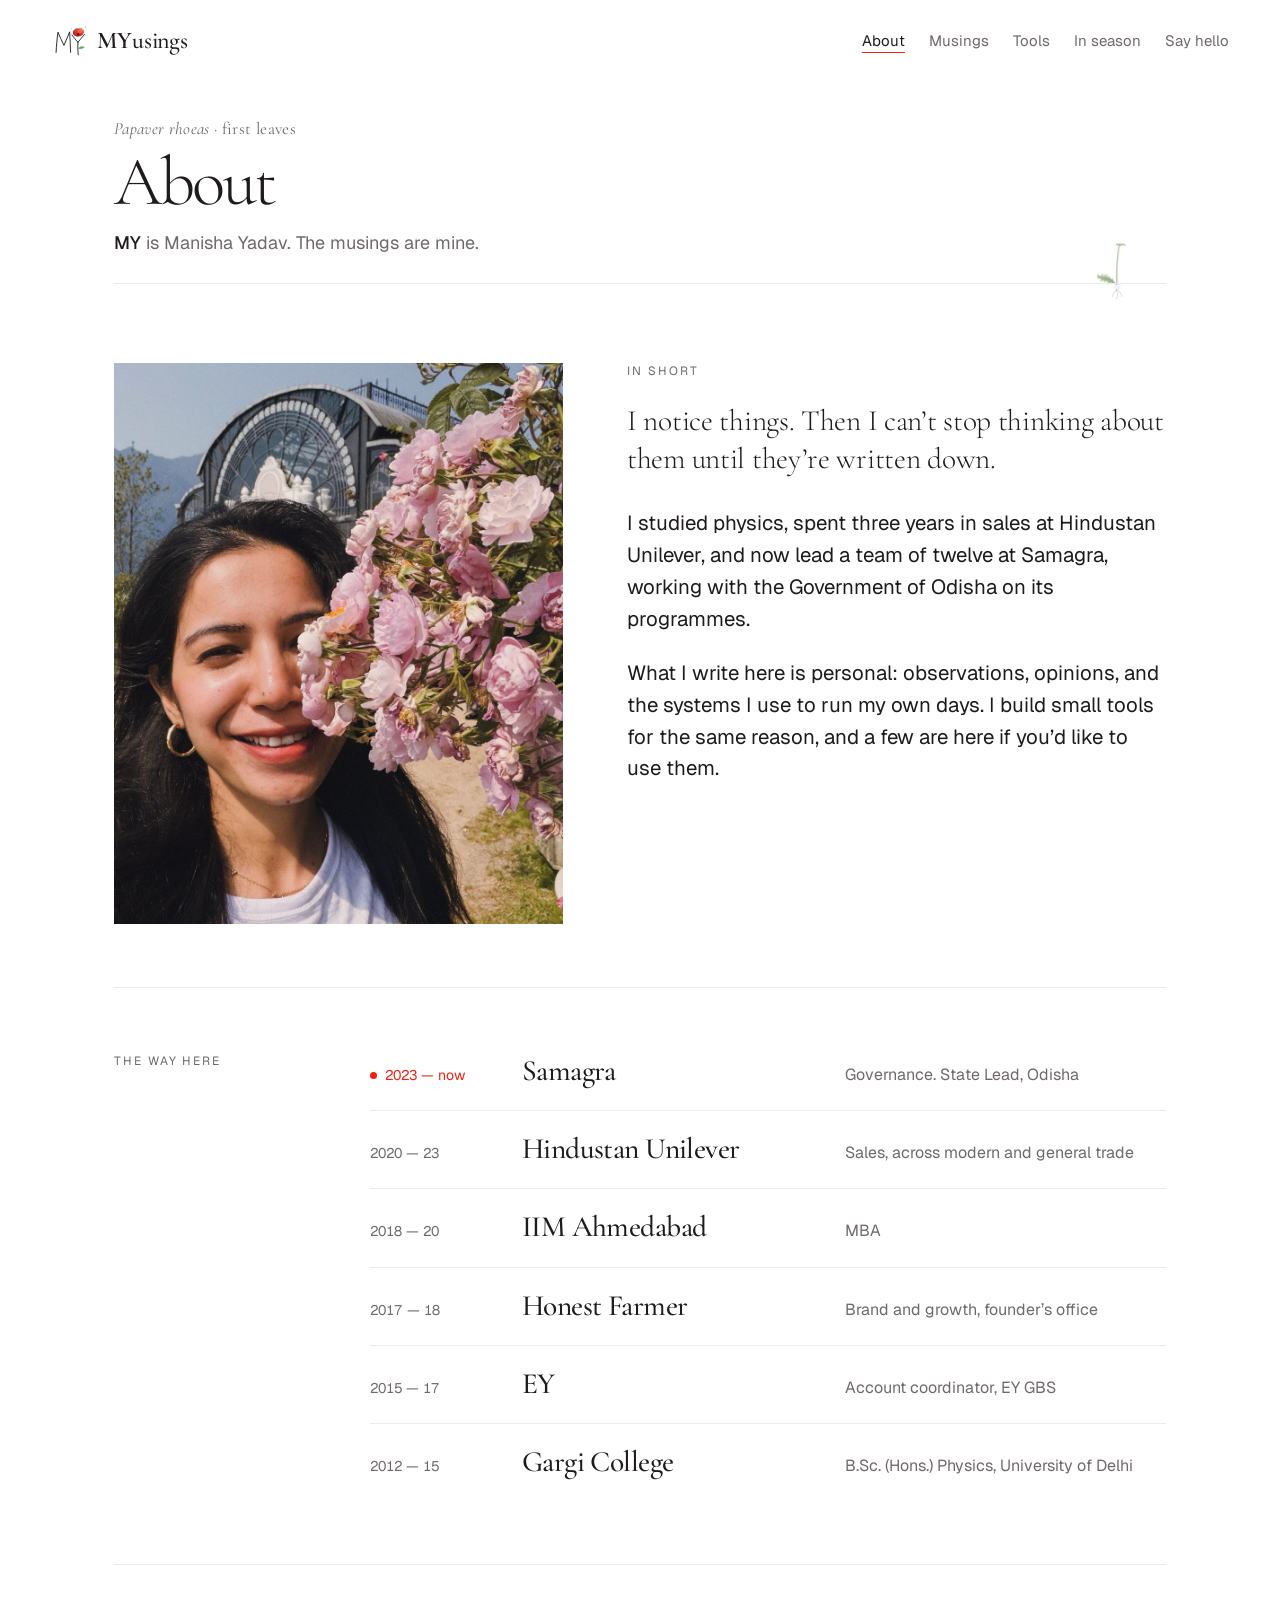
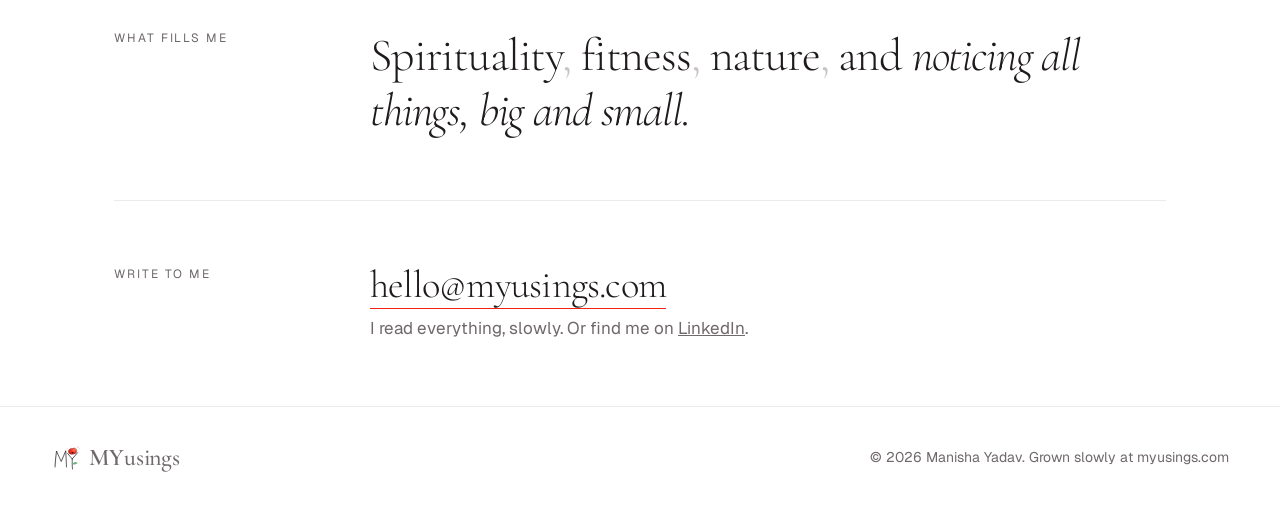
<file: about.html>
<!DOCTYPE html>
<html lang="en">
<head>
<meta charset="utf-8">
<meta name="viewport" content="width=device-width, initial-scale=1">
<title>About · MYusings</title>
<link rel="icon" href="data:image/svg+xml,%3Csvg xmlns='http://www.w3.org/2000/svg' viewBox='0 0 120 120'%3E%3Cellipse cx='86' cy='33' rx='18' ry='13' fill='%23f2210f'/%3E%3Cpath d='M16 96C17 76 19 52 22 32C28 46 34 60 41 74C47 60 53 46 59 31C60 52 61 74 62 96M66 40L85 64M106 38L85 64M85 64C85 76 84 88 86 104' fill='none' stroke='%231f1b1d' stroke-width='7' stroke-linecap='round' stroke-linejoin='round'/%3E%3C/svg%3E">
<link rel="preconnect" href="https://fonts.googleapis.com">
<link rel="preconnect" href="https://fonts.gstatic.com" crossorigin>
<link rel="stylesheet" href="fonts.css">
<link href="https://fonts.googleapis.com/css2?family=Geist:wght@400;500&display=swap" rel="stylesheet">
<link rel="stylesheet" href="site.css">
<style>
/* VOICE an editorial profile: confident type, quiet rules, one portrait, one scarlet accent
   LAYOUT 200px label column + content, matching the essay and musings pages; hairline between sections
   TYPE 'Cormorant Garamond' light for display, Geist for text */
.wrap{max-width:1180px;margin:0 auto;padding:0 max(5vw,16px)}
.kick{margin:0;font-size:12px;letter-spacing:.16em;text-transform:uppercase;color:var(--soft)}
.hero{position:relative;padding:clamp(48px,10vh,120px) 0 clamp(48px,8vh,96px)}
.hero h1{margin-top:22px;font-size:clamp(46px,7.4vw,108px);font-weight:300;letter-spacing:-.035em;line-height:.98;max-width:12em}
.hero h1 b{font-weight:500;letter-spacing:-.02em}
.hero h1 span{display:block;color:#b7b1b4}
.stage{position:absolute;right:0;bottom:clamp(48px,8vh,96px);height:clamp(110px,14vw,170px);width:auto}
hr{border:0;border-top:1px solid var(--hair);margin:0}
hr.acc{border-top-color:var(--ink);width:56px;margin-bottom:-1px;position:relative}
.row{display:grid;grid-template-columns:200px minmax(0,1fr);gap:24px 56px;padding:clamp(40px,7vh,72px) 0}
.lead{display:grid;grid-template-columns:minmax(0,5fr) minmax(0,6fr);gap:clamp(32px,5vw,72px);align-items:start}
.photo{margin:0}
.photo .frame{aspect-ratio:4/5;background:#faf8f6;overflow:hidden;position:relative}
.photo img.me{width:100%;height:100%;object-fit:cover;filter:saturate(.92);display:block}
.photo img.ph{position:absolute;left:50%;bottom:-6%;height:96%;transform:translateX(-50%);opacity:.9}
.photo figcaption{margin-top:12px;font-size:13px;color:var(--soft)}
.copy p{margin:0 0 1.1em;font-size:clamp(19px,1.6vw,22px);line-height:1.55;max-width:30em}
.copy p.open{font:300 clamp(24px,2.3vw,32px)/1.3 'Cormorant Garamond',Georgia,serif;letter-spacing:-.01em;margin-bottom:1em}
.copy p.kick{font-size:12px;line-height:1.4;margin:0 0 22px}
.path{list-style:none;margin:0;padding:0}
.path li{display:grid;grid-template-columns:120px minmax(0,1fr) minmax(0,1.1fr);gap:4px 32px;align-items:baseline;padding:22px 0;border-top:1px solid var(--hair)}
.path li:first-child{border-top:0;padding-top:4px}
.path time{white-space:nowrap;font-size:14px;color:var(--soft);font-variant-numeric:tabular-nums}
.path h3{font-size:clamp(26px,2.3vw,32px);font-weight:500}
.path p{margin:0;color:var(--soft);font-size:16px}
.path li.now time{color:var(--scarlet)}
.path li.now time::before{content:"";display:inline-block;width:7px;height:7px;border-radius:50%;background:var(--scarlet);margin-right:8px;vertical-align:1px}
.fills{margin:0;font:300 clamp(30px,3.6vw,52px)/1.18 'Cormorant Garamond',Georgia,serif;letter-spacing:-.025em;max-width:16em}
.fills i{font-style:italic;font-weight:300}
.fills .c{color:#c9c3c6}
.sign{display:flex;flex-wrap:wrap;justify-content:space-between;align-items:baseline;gap:16px 40px}
.sign a.mail{font:300 clamp(26px,3vw,40px)/1.1 'Cormorant Garamond',Georgia,serif;letter-spacing:-.02em;text-decoration:none;border-bottom:1px solid var(--scarlet)}
.sign a.mail:hover{color:var(--scarlet)}
.sign p{margin:8px 0 0;color:var(--soft)}
@media(max-width:900px){.row{grid-template-columns:minmax(0,1fr);gap:20px}.lead{grid-template-columns:minmax(0,1fr)}.photo{max-width:440px}
.path li{grid-template-columns:104px minmax(0,1fr);gap:4px 16px}.path li p{grid-column:2}.stage{height:84px;bottom:auto;top:clamp(48px,10vh,120px)}}
</style>
</head>
<body>
<svg width="0" height="0" style="position:absolute" aria-hidden="true">
  <defs>
    <linearGradient id="sc" x1="0" y1="1" x2="1" y2="0"><stop offset="0" stop-color="#b80d05"/><stop offset=".55" stop-color="#f2210f"/><stop offset="1" stop-color="#ff6a45"/></linearGradient>
    <symbol id="logo" viewBox="0 0 120 120">
      <ellipse cx="86" cy="33" rx="17" ry="12.5" fill="url(#sc)" opacity=".92" transform="rotate(-8 86 33)"/>
      <ellipse cx="92" cy="28" rx="9" ry="6.5" fill="#ff7a5c" opacity=".55"/>
      <path d="M71 37C68 23 82 17 87 24C93 15 106 21 103 34M75 41C82 47 95 46 101 38" fill="none" stroke="#1f1b1d" stroke-width="1.2" stroke-linecap="round"/>
      <circle cx="86" cy="39" r="3.3" fill="#2a0a1f"/>
      <path d="M16 96C17 76 19 52 22 32C28 46 34 60 41 74C47 60 53 46 59 31C60 52 61 74 62 96" fill="none" stroke="#1f1b1d" stroke-width="2.8" stroke-linecap="round" stroke-linejoin="round"/>
      <path d="M17.5 93C18.5 74 20.5 54 23.5 36M40 70C46 58 52 46 57.5 35" fill="none" stroke="#1f1b1d" stroke-width=".9" opacity=".45" stroke-linecap="round"/>
      <path d="M66 41C72 49 78 56 85 64M106 39C99 47 92 56 85 64M85 64C85 76 84 88 86 104" fill="none" stroke="#1f1b1d" stroke-width="2.8" stroke-linecap="round"/>
      <path d="M86 84C92 76 102 76 106 80C100 86 92 88 86 84Z" fill="#3faa4a" opacity=".75"/>
      <path d="M86 84C93 77 101 77 105 80" fill="none" stroke="#1f1b1d" stroke-width=".8"/>
      <circle cx="108" cy="16" r="1.7" fill="#f2210f"/><circle cx="113" cy="22" r="1" fill="#f2210f"/><circle cx="64" cy="22" r="1.3" fill="#f2210f" opacity=".7"/>
    </symbol>
  </defs>
</svg>
<header class="top">
  <a class="mark" href="index.html" aria-label="MYusings home"><svg aria-hidden="true"><use href="#logo"/></svg><span class="wm"><b>MY</b>usings</span></a>
  <nav aria-label="Sections"><a href="about.html" aria-current="page">About</a><a href="musings.html">Musings</a><a href="tools.html">Tools</a><a href="inseason.html">In season</a><a href="hello.html">Say hello</a></nav>
</header>

<section class="banner"><div class="txt"><p class="label"><i>Papaver rhoeas</i> · first leaves</p><h1>About</h1><p class="lede"><b>MY</b> is Manisha Yadav. The musings are mine.</p></div><img class="plant" src="stage-leaves.webp" alt="A watercolour poppy, first leaves"></section>

<main class="wrap">
  <section class="row" style="grid-template-columns:minmax(0,1fr)">
    <div class="lead">
      <figure class="photo"><div class="frame" id="frame"><img class="me" id="me" src="manisha.jpg" alt="Manisha Yadav"></div><figcaption id="cap" hidden>Portrait to come</figcaption></figure>
      <div class="copy">
        <p class="kick">In short</p>
        <p class="open">I notice things. Then I can’t stop thinking about them until they’re written down.</p>
        <p>I studied physics, spent three years in sales at Hindustan Unilever, and now lead a team of twelve at Samagra, working with the Government of Odisha on its programmes.</p>
        <p>What I write here is personal: observations, opinions, and the systems I use to run my own days. I build small tools for the same reason, and a few are here if you’d like to use them.</p>
      </div>
    </div>
  </section>

  <hr>
  <section class="row">
    <p class="kick">The way here</p>
    <ol class="path"><li class="now"><time>2023 — now</time><h3>Samagra</h3><p>Governance. State Lead, Odisha</p></li><li><time>2020 — 23</time><h3>Hindustan Unilever</h3><p>Sales, across modern and general trade</p></li><li><time>2018 — 20</time><h3>IIM Ahmedabad</h3><p>MBA</p></li><li><time>2017 — 18</time><h3>Honest Farmer</h3><p>Brand and growth, founder’s office</p></li><li><time>2015 — 17</time><h3>EY</h3><p>Account coordinator, EY GBS</p></li><li><time>2012 — 15</time><h3>Gargi College</h3><p>B.Sc. (Hons.) Physics, University of Delhi</p></li></ol>
  </section>

  <hr>
  <section class="row">
    <p class="kick">What fills me</p>
    <p class="fills">Spirituality<span class="c">,</span> fitness<span class="c">,</span> nature<span class="c">,</span> and <i>noticing all things, big and small.</i></p>
  </section>

  <hr>
  <section class="row">
    <p class="kick">Write to me</p>
    <div class="sign"><div><a class="mail" href="mailto:hello@myusings.com">hello@myusings.com</a><p>I read everything, slowly. Or find me on <a href="https://www.linkedin.com/in/manisha-yadav8/" target="_blank" rel="noopener">LinkedIn</a>.</p></div></div>
  </section>
</main>

<footer><a class="mark" href="index.html" aria-label="MYusings home"><svg aria-hidden="true"><use href="#logo"/></svg><span class="wm"><b>MY</b>usings</span></a><span>© 2026 Manisha Yadav. Grown slowly at myusings.com</span></footer>
<script>
{
const me=document.getElementById('me'),noPic=()=>{const i=new Image();i.className='ph';i.alt='';i.src='poppy-bloom.webp';me.replaceWith(i);document.getElementById('cap').hidden=false};
if(me.complete&&!me.naturalWidth)noPic();else me.addEventListener('error',noPic);
}
</script>
</body>
</html>
</file>
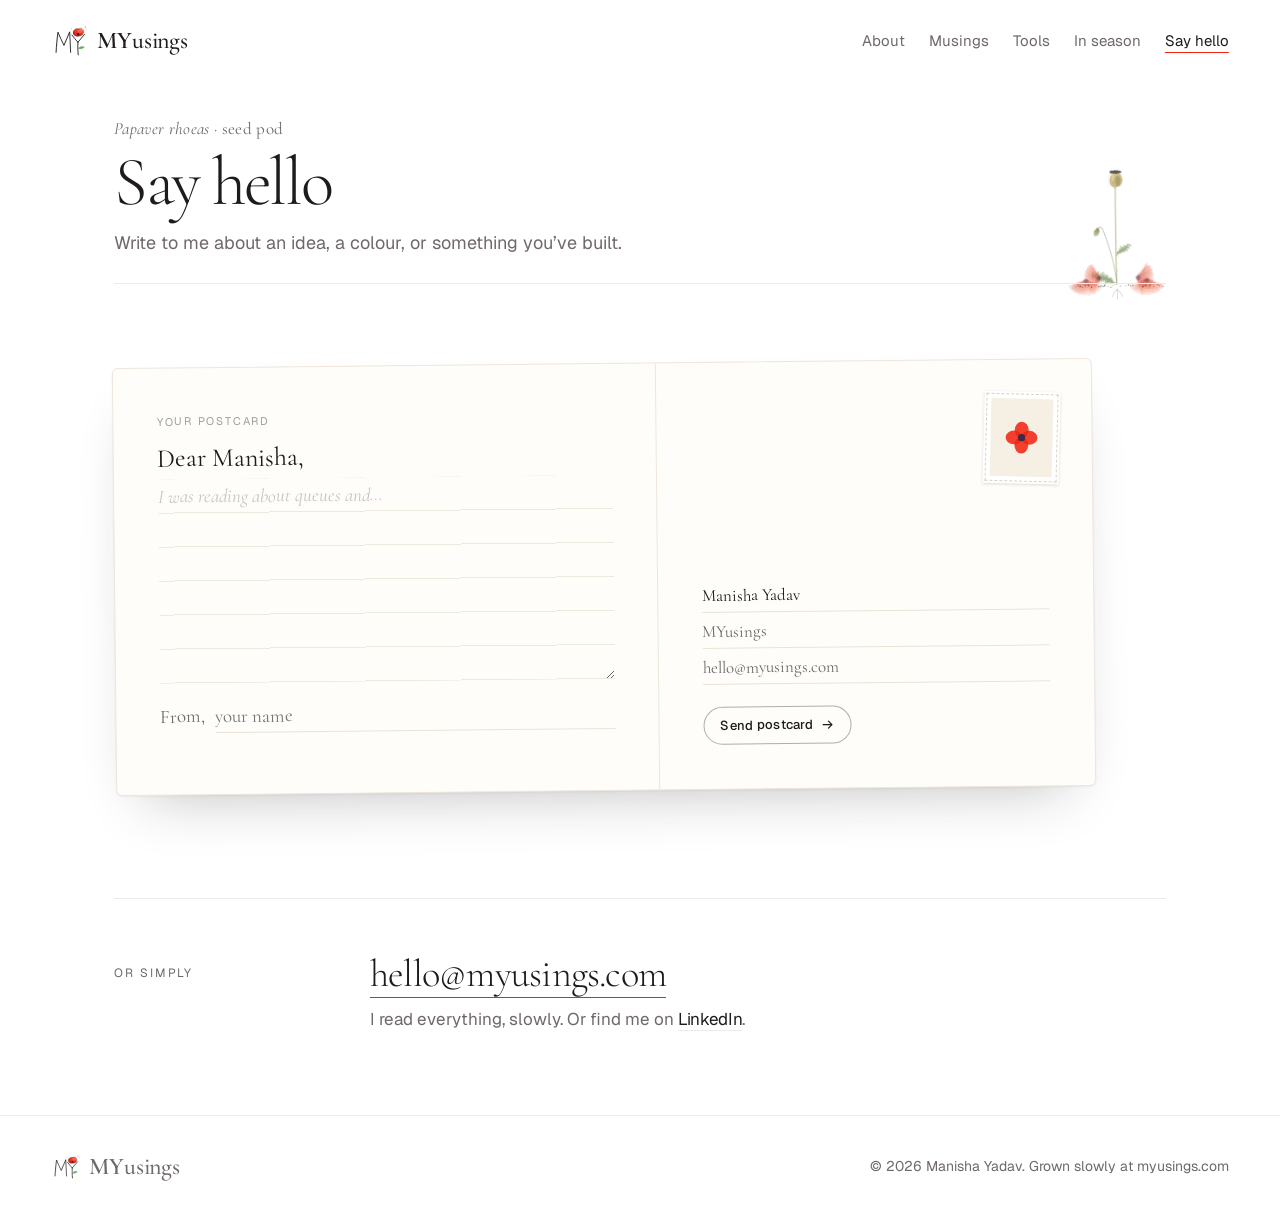
<file: hello.html>
<!DOCTYPE html>
<html lang="en">
<head>
<meta charset="utf-8">
<meta name="viewport" content="width=device-width, initial-scale=1">
<title>Say hello · MYusings</title>
<link rel="icon" href="data:image/svg+xml,%3Csvg xmlns='http://www.w3.org/2000/svg' viewBox='0 0 120 120'%3E%3Cellipse cx='86' cy='33' rx='18' ry='13' fill='%23f2210f'/%3E%3Cpath d='M16 96C17 76 19 52 22 32C28 46 34 60 41 74C47 60 53 46 59 31C60 52 61 74 62 96M66 40L85 64M106 38L85 64M85 64C85 76 84 88 86 104' fill='none' stroke='%231f1b1d' stroke-width='7' stroke-linecap='round' stroke-linejoin='round'/%3E%3C/svg%3E">
<link rel="preconnect" href="https://fonts.googleapis.com">
<link rel="preconnect" href="https://fonts.gstatic.com" crossorigin>
<link rel="stylesheet" href="fonts.css">
<link href="https://fonts.googleapis.com/css2?family=Geist:wght@400;500&display=swap" rel="stylesheet">
<link rel="stylesheet" href="site.css">
<style>
/* VOICE a postcard on the desk: write on the left, address and stamp on the right
   LAYOUT banner; one large postcard; a plain email line beneath for those who'd rather just write
   TYPE 'Cormorant Garamond' for the handwriting-free "letter" voice, Geist for labels */
.wrap{max-width:1180px;margin:0 auto;padding:0 max(5vw,16px)}
.kick{margin:0;font-size:12px;letter-spacing:.16em;text-transform:uppercase;color:var(--soft)}
.desk{padding:clamp(40px,7vh,72px) 0 clamp(28px,4vh,40px)}
.card{position:relative;display:grid;grid-template-columns:minmax(0,1.25fr) minmax(0,1fr);background:#fffdf9;border:1px solid #eee6dc;border-radius:6px;box-shadow:0 1px 2px rgba(31,27,29,.05),0 28px 60px -30px rgba(31,27,29,.3);transform:rotate(-.6deg);max-width:980px}
.card .write{padding:clamp(24px,3.4vw,44px);border-right:1px solid #eee6dc}
.card .write label{display:block;font-size:11px;letter-spacing:.16em;text-transform:uppercase;color:#a39c9f}
.dear{margin:12px 0 0;font:400 26px/1.2 'Cormorant Garamond',Georgia,serif;color:var(--ink)}
.card textarea{display:block;width:100%;min-height:204px;margin-top:6px;border:0;resize:vertical;background:repeating-linear-gradient(transparent 0 33px,#efe8de 33px 34px);font:400 19px/34px 'Cormorant Garamond',Georgia,serif;color:var(--ink);padding:0;outline:none}
.card textarea::placeholder{color:#c9c2c4;font-style:italic}
.from{display:flex;align-items:baseline;gap:10px;margin-top:18px}
.from span{font:400 19px/1 'Cormorant Garamond',Georgia,serif;color:var(--soft);white-space:nowrap}
.from input{flex:1;border:0;border-bottom:1px solid #ebe3d8;background:transparent;font:400 19px/1.4 'Cormorant Garamond',Georgia,serif;padding:2px 0;outline:none;color:var(--ink)}
.from input:focus,.card textarea:focus{background-color:rgba(242,33,15,.025)}
.card .addr{position:relative;padding:clamp(24px,3.4vw,44px);display:flex;flex-direction:column;justify-content:flex-end;min-height:300px}
.stamp{position:absolute;top:clamp(20px,2.6vw,32px);right:clamp(20px,2.6vw,32px);width:76px;height:92px;background:#fff;padding:7px;outline:1.5px dashed #ddd0c2;outline-offset:-3px;box-shadow:0 1px 3px rgba(31,27,29,.15);transform:rotate(2deg)}
.stamp div{width:100%;height:100%;background:#f6f0e4;display:grid;place-items:center;overflow:hidden}
.stamp svg{width:58%;height:auto}
.to{list-style:none;margin:0;padding:0}
.to li{border-bottom:1px solid #ebe3d8;padding:8px 0 5px;font:400 17px/1.3 'Cormorant Garamond',Georgia,serif;color:var(--soft)}
.to li:first-child{color:var(--ink)}
.send{margin-top:22px;align-self:flex-start;display:inline-flex;gap:8px;align-items:center;min-height:38px;padding:0 16px;border-radius:999px;border:1px solid rgba(31,27,29,.35);background:transparent;color:var(--ink);font:500 13px/1 Geist,system-ui,sans-serif;letter-spacing:.02em;cursor:pointer;transition:border-color .2s,color .2s}
.send:hover{border-color:var(--scarlet);color:var(--scarlet)}
.send svg{width:14px;height:14px}
.plain{display:grid;grid-template-columns:200px minmax(0,1fr);gap:16px 56px;border-top:1px solid var(--hair);margin-top:clamp(48px,8vh,88px);padding:clamp(36px,6vh,64px) 0 clamp(56px,9vh,104px)}
.plain a{font:300 clamp(26px,3vw,40px)/1.1 'Cormorant Garamond',Georgia,serif;letter-spacing:-.02em;text-decoration:none;border-bottom:1px solid var(--scarlet)}
.plain a:hover{color:var(--scarlet)}
.plain p{margin:10px 0 0;color:var(--soft)}
.plain p a{font:inherit;color:var(--ink);border-bottom:1px solid var(--hair)}
@media(max-width:820px){.card{grid-template-columns:minmax(0,1fr);transform:none}.card .write{border-right:0;border-bottom:1px solid #eee6dc}.card .addr{min-height:300px;padding-top:160px}.plain{grid-template-columns:minmax(0,1fr)}}
@media(prefers-reduced-motion:reduce){.card{transform:none}}
</style>
</head>
<body>
<svg width="0" height="0" style="position:absolute" aria-hidden="true">
  <defs>
    <linearGradient id="sc" x1="0" y1="1" x2="1" y2="0"><stop offset="0" stop-color="#b80d05"/><stop offset=".55" stop-color="#f2210f"/><stop offset="1" stop-color="#ff6a45"/></linearGradient>
    <symbol id="logo" viewBox="0 0 120 120">
      <ellipse cx="86" cy="33" rx="17" ry="12.5" fill="url(#sc)" opacity=".92" transform="rotate(-8 86 33)"/>
      <ellipse cx="92" cy="28" rx="9" ry="6.5" fill="#ff7a5c" opacity=".55"/>
      <path d="M71 37C68 23 82 17 87 24C93 15 106 21 103 34M75 41C82 47 95 46 101 38" fill="none" stroke="#1f1b1d" stroke-width="1.2" stroke-linecap="round"/>
      <circle cx="86" cy="39" r="3.3" fill="#2a0a1f"/>
      <path d="M16 96C17 76 19 52 22 32C28 46 34 60 41 74C47 60 53 46 59 31C60 52 61 74 62 96" fill="none" stroke="#1f1b1d" stroke-width="2.8" stroke-linecap="round" stroke-linejoin="round"/>
      <path d="M17.5 93C18.5 74 20.5 54 23.5 36M40 70C46 58 52 46 57.5 35" fill="none" stroke="#1f1b1d" stroke-width=".9" opacity=".45" stroke-linecap="round"/>
      <path d="M66 41C72 49 78 56 85 64M106 39C99 47 92 56 85 64M85 64C85 76 84 88 86 104" fill="none" stroke="#1f1b1d" stroke-width="2.8" stroke-linecap="round"/>
      <path d="M86 84C92 76 102 76 106 80C100 86 92 88 86 84Z" fill="#3faa4a" opacity=".75"/>
      <path d="M86 84C93 77 101 77 105 80" fill="none" stroke="#1f1b1d" stroke-width=".8"/>
      <circle cx="108" cy="16" r="1.7" fill="#f2210f"/><circle cx="113" cy="22" r="1" fill="#f2210f"/><circle cx="64" cy="22" r="1.3" fill="#f2210f" opacity=".7"/>
    </symbol>
  </defs>
</svg>
<header class="top">
  <a class="mark" href="index.html" aria-label="MYusings home"><svg aria-hidden="true"><use href="#logo"/></svg><span class="wm"><b>MY</b>usings</span></a>
  <nav aria-label="Sections"><a href="about.html">About</a><a href="musings.html">Musings</a><a href="tools.html">Tools</a><a href="inseason.html">In season</a><a href="hello.html" aria-current="page">Say hello</a></nav>
</header>

<section class="banner"><div class="txt"><p class="label"><i>Papaver rhoeas</i> · seed pod</p><h1>Say hello</h1><p class="lede">Write to me about an idea, a colour, or something you’ve built.</p></div><img class="plant" src="stage-pod.webp" alt="A watercolour poppy, seed pod"></section>

<main class="wrap">
  <section class="desk">
    <form class="card" id="card" aria-label="Write a postcard">
      <div class="write">
        <label for="msg">Your postcard</label>
        <p class="dear">Dear Manisha,</p>
        <textarea id="msg" placeholder="I was reading about queues and…" required></textarea>
        <p class="from"><span>From,</span><input id="who" type="text" placeholder="your name" autocomplete="name" aria-label="Your name"></p>
      </div>
      <div class="addr">
        <div class="stamp" aria-hidden="true"><div><svg viewBox="-13 -13 26 26" aria-hidden="true"><ellipse cx="0" cy="-5.5" rx="5" ry="6" transform="rotate(0)" fill="#f2210f" opacity=".85"/><ellipse cx="0" cy="-5.5" rx="5" ry="6" transform="rotate(90)" fill="#f2210f" opacity=".85"/><ellipse cx="0" cy="-5.5" rx="5" ry="6" transform="rotate(180)" fill="#f2210f" opacity=".85"/><ellipse cx="0" cy="-5.5" rx="5" ry="6" transform="rotate(270)" fill="#f2210f" opacity=".85"/><circle r="2.6" fill="#3b2a4a"/></svg></div></div>
        <ul class="to"><li>Manisha Yadav</li><li class="soft">MYusings</li><li class="soft">hello@myusings.com</li></ul>
        <button class="send" type="submit">Send postcard <svg viewBox="0 0 16 16" aria-hidden="true"><path d="M3 8h10M9 4l4 4-4 4" fill="none" stroke="currentColor" stroke-width="1.4" stroke-linecap="round" stroke-linejoin="round"/></svg></button>
      </div>
    </form>
  </section>
  <section class="plain"><p class="kick">Or simply</p><div><a href="mailto:hello@myusings.com">hello@myusings.com</a><p>I read everything, slowly. Or find me on <a href="https://www.linkedin.com/in/manisha-yadav8/" target="_blank" rel="noopener">LinkedIn</a>.</p></div></section>
</main>

<footer><a class="mark" href="index.html" aria-label="MYusings home"><svg aria-hidden="true"><use href="#logo"/></svg><span class="wm"><b>MY</b>usings</span></a><span>© 2026 Manisha Yadav. Grown slowly at myusings.com</span></footer>
<script>
{
document.getElementById('card').addEventListener('submit',e=>{e.preventDefault();
  const who=document.getElementById('who').value.trim(),msg=document.getElementById('msg').value.trim();
  const subject='A postcard'+(who?' from '+who:'');
  const body='Dear Manisha,\n\n'+msg+'\n\nFrom,\n'+(who||'');
  location.href='mailto:hello@myusings.com?subject='+encodeURIComponent(subject)+'&body='+encodeURIComponent(body)});
}
</script>
</body>
</html>
</file>
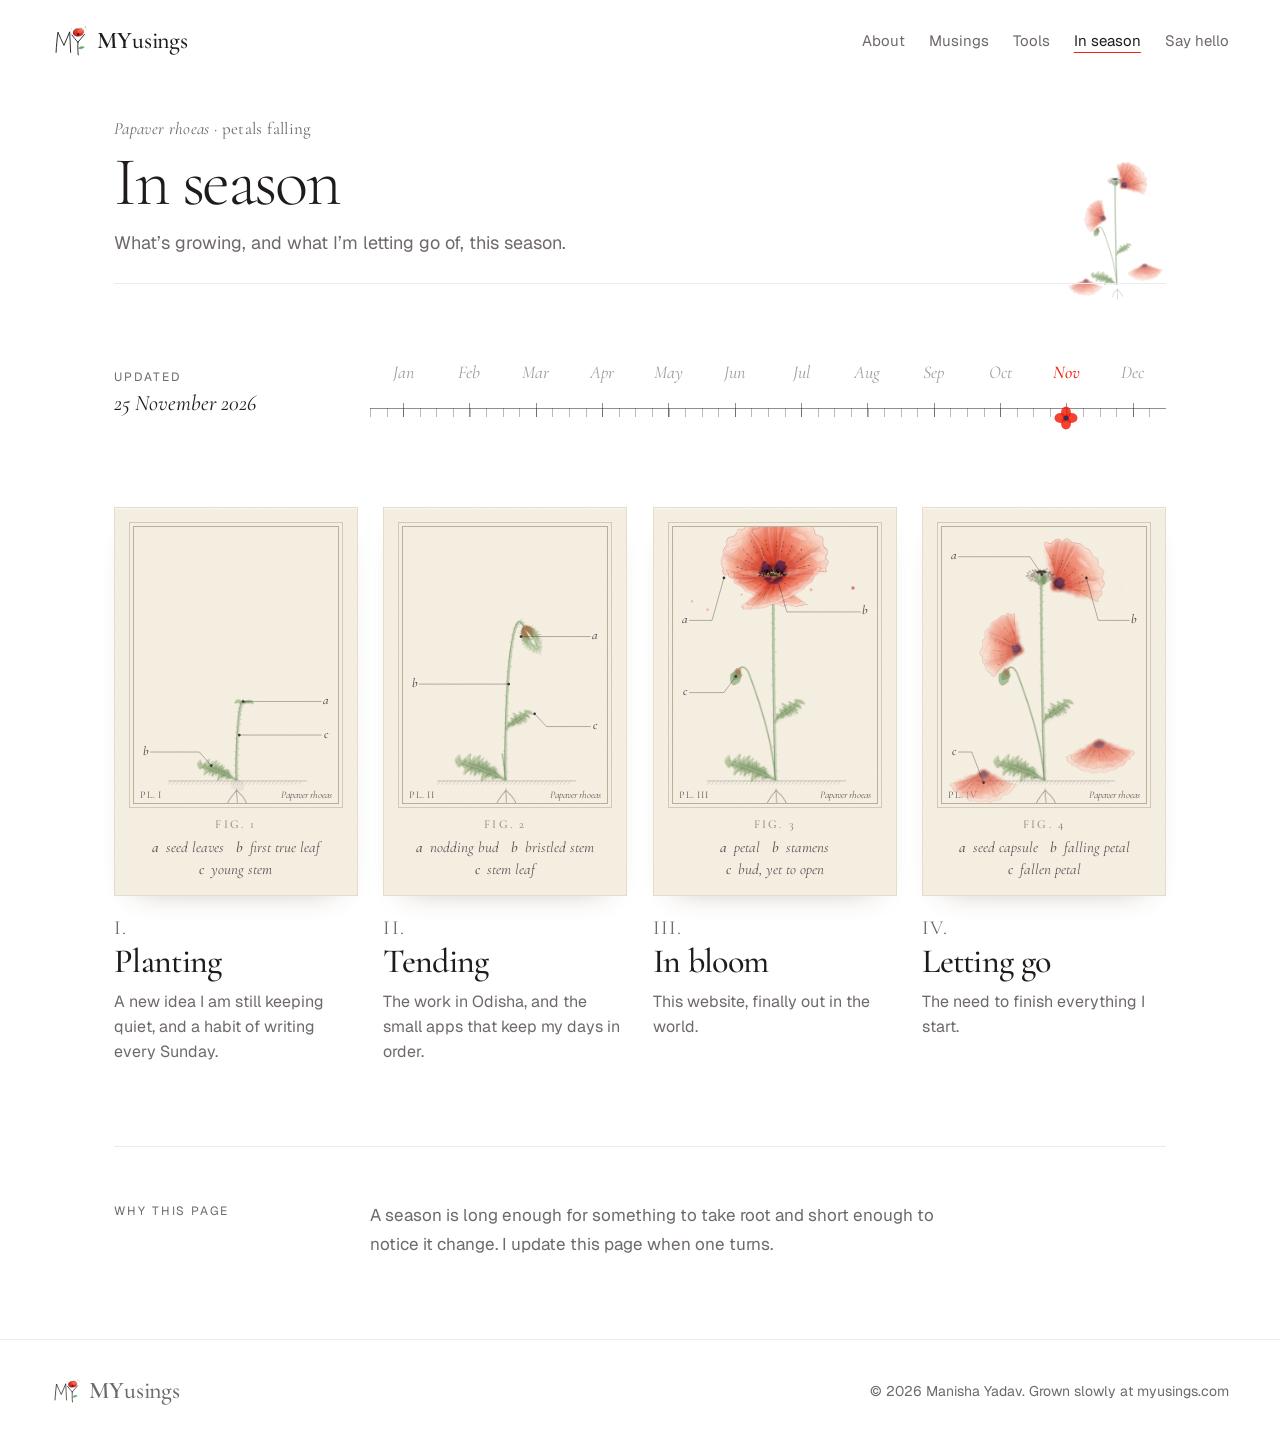
<file: inseason.html>
<!DOCTYPE html>
<html lang="en">
<head>
<meta charset="utf-8">
<meta name="viewport" content="width=device-width, initial-scale=1">
<title>In season · MYusings</title>
<link rel="icon" href="data:image/svg+xml,%3Csvg xmlns='http://www.w3.org/2000/svg' viewBox='0 0 120 120'%3E%3Cellipse cx='86' cy='33' rx='18' ry='13' fill='%23f2210f'/%3E%3Cpath d='M16 96C17 76 19 52 22 32C28 46 34 60 41 74C47 60 53 46 59 31C60 52 61 74 62 96M66 40L85 64M106 38L85 64M85 64C85 76 84 88 86 104' fill='none' stroke='%231f1b1d' stroke-width='7' stroke-linecap='round' stroke-linejoin='round'/%3E%3C/svg%3E">
<link rel="preconnect" href="https://fonts.googleapis.com">
<link rel="preconnect" href="https://fonts.gstatic.com" crossorigin>
<link rel="stylesheet" href="fonts.css">
<link href="https://fonts.googleapis.com/css2?family=Geist:wght@400;500&display=swap" rel="stylesheet">
<link rel="stylesheet" href="site.css">
<style>
/* VOICE a gardener's almanac: one season at a time, four plates of the same plant
   LAYOUT banner; a year ribbon with this month marked; four plates (planting, tending, in bloom, letting go) on one ground line
   TYPE 'Cormorant Garamond' numerals and titles, Geist text */
.wrap{max-width:1180px;margin:0 auto;padding:0 max(5vw,16px)}
.kick{margin:0;font-size:12px;letter-spacing:.16em;text-transform:uppercase;color:var(--soft)}
.year{display:grid;grid-template-columns:200px minmax(0,1fr);gap:16px 56px;align-items:end;padding:clamp(40px,7vh,64px) 0 clamp(32px,5vh,48px)}
.stamp{margin:0;line-height:1.2}
.stamp small{display:block;font-size:12px;letter-spacing:.16em;text-transform:uppercase;color:var(--soft)}
.stamp em{display:block;margin-top:6px;font:italic 400 22px/1.2 'Cormorant Garamond',Georgia,serif;color:var(--ink);white-space:nowrap}
.ruler{position:relative;padding-bottom:22px}
.months{list-style:none;margin:0;padding:0;display:grid;grid-template-columns:repeat(12,minmax(0,1fr))}
.months li{position:relative;text-align:center;font:italic 400 18px/1 'Cormorant Garamond',Georgia,serif;color:#a39c9f;padding-bottom:14px}
.months li::after{content:"";position:absolute;left:50%;bottom:-22px;width:1px;height:14px;background:#3b3436;opacity:.55}
.months li.on{color:var(--scarlet);font-weight:500}
.months li.on svg{position:absolute;left:50%;bottom:-36px;width:26px;height:26px;transform:translateX(-50%);z-index:1}
.ruler::after{content:"";position:absolute;left:0;right:0;bottom:0;height:8px;border-top:1px solid rgba(59,52,54,.55);background:repeating-linear-gradient(90deg,rgba(59,52,54,.35) 0 1px,transparent 1px calc(100%/48))}
.plates{list-style:none;margin:0;padding:clamp(28px,5vh,48px) 0 clamp(56px,9vh,104px);display:grid;grid-template-columns:repeat(4,minmax(0,1fr));gap:clamp(16px,2vw,28px)}
.plate .pic{position:relative;margin:0;background:#f6f0e4;padding:14px;border:1px solid #e6dcc9;box-shadow:0 1px 0 rgba(255,255,255,.7) inset,0 14px 30px -24px rgba(70,50,20,.45)}
.plate .pic::before{content:"";position:absolute;inset:0;pointer-events:none;opacity:.5;mix-blend-mode:multiply;background-image:url("data:image/svg+xml,%3Csvg xmlns='http://www.w3.org/2000/svg' width='160' height='160'%3E%3Cfilter id='n'%3E%3CfeTurbulence type='fractalNoise' baseFrequency='.9' numOctaves='2' stitchTiles='stitch'/%3E%3CfeColorMatrix values='0 0 0 0 .45 0 0 0 0 .36 0 0 0 0 .22 0 0 0 .09 0'/%3E%3C/filter%3E%3Crect width='160' height='160' filter='url(%23n)'/%3E%3C/svg%3E")}
.plate .frame{position:relative;border:1px solid rgba(90,70,40,.38);outline:1px solid rgba(90,70,40,.22);outline-offset:3px;margin:4px}
.plate svg.fig{display:block;width:100%;height:auto}
.plate .fig text{font-family:'Cormorant Garamond',Georgia,serif;fill:#3b3436}
.plate figcaption{margin:12px 4px 0;font:italic 400 15px/1.45 'Cormorant Garamond',Georgia,serif;color:#5d5457;text-align:center}
.plate figcaption .fn{display:block;font-style:normal;font-size:12px;letter-spacing:.18em;text-transform:uppercase;margin-bottom:4px;color:#8a7f72}
.plate figcaption .k{display:inline-block;margin:0 6px;white-space:nowrap}
.plate figcaption b{font-weight:500;margin-right:3px}
.plate .no{display:block;margin:22px 0 6px;font:400 20px/1 'Cormorant Garamond',Georgia,serif;color:var(--soft);letter-spacing:.06em}
.plate h2{font-size:34px;font-weight:500}
.plate p{margin:10px 0 0;color:var(--soft);font-size:16px;line-height:1.55}
.coda{display:grid;grid-template-columns:200px minmax(0,1fr);gap:16px 56px;border-top:1px solid var(--hair);padding:clamp(36px,6vh,64px) 0 clamp(56px,9vh,104px)}
.coda p:last-child{margin:0;max-width:34em;color:var(--soft)}
@media(max-width:900px){.plates{grid-template-columns:repeat(2,minmax(0,1fr))}.year,.coda{grid-template-columns:minmax(0,1fr)}}
@media(max-width:560px){.months li{font-size:13px}.plates{grid-template-columns:minmax(0,1fr)}.plate .pic{max-width:380px}}
</style>
</head>
<body>
<svg width="0" height="0" style="position:absolute" aria-hidden="true">
  <defs>
    <linearGradient id="sc" x1="0" y1="1" x2="1" y2="0"><stop offset="0" stop-color="#b80d05"/><stop offset=".55" stop-color="#f2210f"/><stop offset="1" stop-color="#ff6a45"/></linearGradient>
    <symbol id="logo" viewBox="0 0 120 120">
      <ellipse cx="86" cy="33" rx="17" ry="12.5" fill="url(#sc)" opacity=".92" transform="rotate(-8 86 33)"/>
      <ellipse cx="92" cy="28" rx="9" ry="6.5" fill="#ff7a5c" opacity=".55"/>
      <path d="M71 37C68 23 82 17 87 24C93 15 106 21 103 34M75 41C82 47 95 46 101 38" fill="none" stroke="#1f1b1d" stroke-width="1.2" stroke-linecap="round"/>
      <circle cx="86" cy="39" r="3.3" fill="#2a0a1f"/>
      <path d="M16 96C17 76 19 52 22 32C28 46 34 60 41 74C47 60 53 46 59 31C60 52 61 74 62 96" fill="none" stroke="#1f1b1d" stroke-width="2.8" stroke-linecap="round" stroke-linejoin="round"/>
      <path d="M17.5 93C18.5 74 20.5 54 23.5 36M40 70C46 58 52 46 57.5 35" fill="none" stroke="#1f1b1d" stroke-width=".9" opacity=".45" stroke-linecap="round"/>
      <path d="M66 41C72 49 78 56 85 64M106 39C99 47 92 56 85 64M85 64C85 76 84 88 86 104" fill="none" stroke="#1f1b1d" stroke-width="2.8" stroke-linecap="round"/>
      <path d="M86 84C92 76 102 76 106 80C100 86 92 88 86 84Z" fill="#3faa4a" opacity=".75"/>
      <path d="M86 84C93 77 101 77 105 80" fill="none" stroke="#1f1b1d" stroke-width=".8"/>
      <circle cx="108" cy="16" r="1.7" fill="#f2210f"/><circle cx="113" cy="22" r="1" fill="#f2210f"/><circle cx="64" cy="22" r="1.3" fill="#f2210f" opacity=".7"/>
    </symbol>
  </defs>
</svg>
<header class="top">
  <a class="mark" href="index.html" aria-label="MYusings home"><svg aria-hidden="true"><use href="#logo"/></svg><span class="wm"><b>MY</b>usings</span></a>
  <nav aria-label="Sections"><a href="about.html">About</a><a href="musings.html">Musings</a><a href="tools.html">Tools</a><a href="inseason.html" aria-current="page">In season</a><a href="hello.html">Say hello</a></nav>
</header>

<section class="banner"><div class="txt"><p class="label"><i>Papaver rhoeas</i> · petals falling</p><h1>In season</h1><p class="lede">What’s growing, and what I’m letting go of, this season.</p></div><img class="plant" src="stage-fall.webp" alt="A watercolour poppy, petals falling"></section>

<main class="wrap">
  <section class="year"><p class="stamp"><small>Updated</small><em>25 November 2026</em></p><div class="ruler"><ol class="months" aria-label="Months of the year, November marked"><li>Jan</li><li>Feb</li><li>Mar</li><li>Apr</li><li>May</li><li>Jun</li><li>Jul</li><li>Aug</li><li>Sep</li><li>Oct</li><li class="on">Nov<svg viewBox="-13 -13 26 26" aria-hidden="true"><ellipse cx="0" cy="-5.5" rx="5" ry="6" transform="rotate(0)" fill="#f2210f" opacity=".85"/><ellipse cx="0" cy="-5.5" rx="5" ry="6" transform="rotate(90)" fill="#f2210f" opacity=".85"/><ellipse cx="0" cy="-5.5" rx="5" ry="6" transform="rotate(180)" fill="#f2210f" opacity=".85"/><ellipse cx="0" cy="-5.5" rx="5" ry="6" transform="rotate(270)" fill="#f2210f" opacity=".85"/><circle r="2.6" fill="#3b2a4a"/></svg></li><li>Dec</li></ol></div></section>
  <ol class="plates"><li class="plate"><figure class="pic"><div class="frame"><svg class="fig" viewBox="-10 30 480 650" role="img" aria-label="Plate I: planting, the poppy leaves"><text x="4" y="668" font-size="24" letter-spacing="2" opacity=".8">PL. I</text><text x="456" y="668" font-size="24" font-style="italic" text-anchor="end" opacity=".8">Papaver rhoeas</text><line x1="70" y1="628" x2="398" y2="628" stroke="#3b3436" stroke-width=".9" opacity=".6"/><path d="M78 628l-7 9" stroke="#3b3436" stroke-width=".8" opacity=".45"/><path d="M87 628l-7 9" stroke="#3b3436" stroke-width=".8" opacity=".45"/><path d="M96 628l-7 9" stroke="#3b3436" stroke-width=".8" opacity=".45"/><path d="M105 628l-7 9" stroke="#3b3436" stroke-width=".8" opacity=".45"/><path d="M114 628l-7 9" stroke="#3b3436" stroke-width=".8" opacity=".45"/><path d="M123 628l-7 9" stroke="#3b3436" stroke-width=".8" opacity=".45"/><path d="M132 628l-7 9" stroke="#3b3436" stroke-width=".8" opacity=".45"/><path d="M141 628l-7 9" stroke="#3b3436" stroke-width=".8" opacity=".45"/><path d="M150 628l-7 9" stroke="#3b3436" stroke-width=".8" opacity=".45"/><path d="M159 628l-7 9" stroke="#3b3436" stroke-width=".8" opacity=".45"/><path d="M168 628l-7 9" stroke="#3b3436" stroke-width=".8" opacity=".45"/><path d="M177 628l-7 9" stroke="#3b3436" stroke-width=".8" opacity=".45"/><path d="M186 628l-7 9" stroke="#3b3436" stroke-width=".8" opacity=".45"/><path d="M195 628l-7 9" stroke="#3b3436" stroke-width=".8" opacity=".45"/><path d="M204 628l-7 9" stroke="#3b3436" stroke-width=".8" opacity=".45"/><path d="M213 628l-7 9" stroke="#3b3436" stroke-width=".8" opacity=".45"/><path d="M222 628l-7 9" stroke="#3b3436" stroke-width=".8" opacity=".45"/><path d="M231 628l-7 9" stroke="#3b3436" stroke-width=".8" opacity=".45"/><path d="M240 628l-7 9" stroke="#3b3436" stroke-width=".8" opacity=".45"/><path d="M249 628l-7 9" stroke="#3b3436" stroke-width=".8" opacity=".45"/><path d="M258 628l-7 9" stroke="#3b3436" stroke-width=".8" opacity=".45"/><path d="M267 628l-7 9" stroke="#3b3436" stroke-width=".8" opacity=".45"/><path d="M276 628l-7 9" stroke="#3b3436" stroke-width=".8" opacity=".45"/><path d="M285 628l-7 9" stroke="#3b3436" stroke-width=".8" opacity=".45"/><path d="M294 628l-7 9" stroke="#3b3436" stroke-width=".8" opacity=".45"/><path d="M303 628l-7 9" stroke="#3b3436" stroke-width=".8" opacity=".45"/><path d="M312 628l-7 9" stroke="#3b3436" stroke-width=".8" opacity=".45"/><path d="M321 628l-7 9" stroke="#3b3436" stroke-width=".8" opacity=".45"/><path d="M330 628l-7 9" stroke="#3b3436" stroke-width=".8" opacity=".45"/><path d="M339 628l-7 9" stroke="#3b3436" stroke-width=".8" opacity=".45"/><path d="M348 628l-7 9" stroke="#3b3436" stroke-width=".8" opacity=".45"/><path d="M357 628l-7 9" stroke="#3b3436" stroke-width=".8" opacity=".45"/><path d="M366 628l-7 9" stroke="#3b3436" stroke-width=".8" opacity=".45"/><path d="M375 628l-7 9" stroke="#3b3436" stroke-width=".8" opacity=".45"/><path d="M384 628l-7 9" stroke="#3b3436" stroke-width=".8" opacity=".45"/><image href="stage-leaves.webp" x="0" y="0" width="460" height="700"/><path d="M247 441L275 441H432" fill="none" stroke="#3b3436" stroke-width="1.1" opacity=".8"/><circle cx="247" cy="441" r="3.2" fill="#3b3436"/><text x="442" y="447" font-size="30" font-style="italic" text-anchor="middle">a</text><path d="M172 592L144 560H28" fill="none" stroke="#3b3436" stroke-width="1.1" opacity=".8"/><circle cx="172" cy="592" r="3.2" fill="#3b3436"/><text x="18" y="566" font-size="30" font-style="italic" text-anchor="middle">b</text><path d="M238 520L266 520H432" fill="none" stroke="#3b3436" stroke-width="1.1" opacity=".8"/><circle cx="238" cy="520" r="3.2" fill="#3b3436"/><text x="442" y="526" font-size="30" font-style="italic" text-anchor="middle">c</text></svg></div><figcaption><span class="fn">Fig. 1</span><span class="k"><b>a</b> seed leaves</span><span class="k"><b>b</b> first true leaf</span><span class="k"><b>c</b> young stem</span></figcaption></figure><span class="no">I.</span><h2>Planting</h2><p>A new idea I am still keeping quiet, and a habit of writing every Sunday.</p></li><li class="plate"><figure class="pic"><div class="frame"><svg class="fig" viewBox="-10 30 480 650" role="img" aria-label="Plate II: tending, the poppy bud"><text x="4" y="668" font-size="24" letter-spacing="2" opacity=".8">PL. II</text><text x="456" y="668" font-size="24" font-style="italic" text-anchor="end" opacity=".8">Papaver rhoeas</text><line x1="70" y1="628" x2="398" y2="628" stroke="#3b3436" stroke-width=".9" opacity=".6"/><path d="M78 628l-7 9" stroke="#3b3436" stroke-width=".8" opacity=".45"/><path d="M87 628l-7 9" stroke="#3b3436" stroke-width=".8" opacity=".45"/><path d="M96 628l-7 9" stroke="#3b3436" stroke-width=".8" opacity=".45"/><path d="M105 628l-7 9" stroke="#3b3436" stroke-width=".8" opacity=".45"/><path d="M114 628l-7 9" stroke="#3b3436" stroke-width=".8" opacity=".45"/><path d="M123 628l-7 9" stroke="#3b3436" stroke-width=".8" opacity=".45"/><path d="M132 628l-7 9" stroke="#3b3436" stroke-width=".8" opacity=".45"/><path d="M141 628l-7 9" stroke="#3b3436" stroke-width=".8" opacity=".45"/><path d="M150 628l-7 9" stroke="#3b3436" stroke-width=".8" opacity=".45"/><path d="M159 628l-7 9" stroke="#3b3436" stroke-width=".8" opacity=".45"/><path d="M168 628l-7 9" stroke="#3b3436" stroke-width=".8" opacity=".45"/><path d="M177 628l-7 9" stroke="#3b3436" stroke-width=".8" opacity=".45"/><path d="M186 628l-7 9" stroke="#3b3436" stroke-width=".8" opacity=".45"/><path d="M195 628l-7 9" stroke="#3b3436" stroke-width=".8" opacity=".45"/><path d="M204 628l-7 9" stroke="#3b3436" stroke-width=".8" opacity=".45"/><path d="M213 628l-7 9" stroke="#3b3436" stroke-width=".8" opacity=".45"/><path d="M222 628l-7 9" stroke="#3b3436" stroke-width=".8" opacity=".45"/><path d="M231 628l-7 9" stroke="#3b3436" stroke-width=".8" opacity=".45"/><path d="M240 628l-7 9" stroke="#3b3436" stroke-width=".8" opacity=".45"/><path d="M249 628l-7 9" stroke="#3b3436" stroke-width=".8" opacity=".45"/><path d="M258 628l-7 9" stroke="#3b3436" stroke-width=".8" opacity=".45"/><path d="M267 628l-7 9" stroke="#3b3436" stroke-width=".8" opacity=".45"/><path d="M276 628l-7 9" stroke="#3b3436" stroke-width=".8" opacity=".45"/><path d="M285 628l-7 9" stroke="#3b3436" stroke-width=".8" opacity=".45"/><path d="M294 628l-7 9" stroke="#3b3436" stroke-width=".8" opacity=".45"/><path d="M303 628l-7 9" stroke="#3b3436" stroke-width=".8" opacity=".45"/><path d="M312 628l-7 9" stroke="#3b3436" stroke-width=".8" opacity=".45"/><path d="M321 628l-7 9" stroke="#3b3436" stroke-width=".8" opacity=".45"/><path d="M330 628l-7 9" stroke="#3b3436" stroke-width=".8" opacity=".45"/><path d="M339 628l-7 9" stroke="#3b3436" stroke-width=".8" opacity=".45"/><path d="M348 628l-7 9" stroke="#3b3436" stroke-width=".8" opacity=".45"/><path d="M357 628l-7 9" stroke="#3b3436" stroke-width=".8" opacity=".45"/><path d="M366 628l-7 9" stroke="#3b3436" stroke-width=".8" opacity=".45"/><path d="M375 628l-7 9" stroke="#3b3436" stroke-width=".8" opacity=".45"/><path d="M384 628l-7 9" stroke="#3b3436" stroke-width=".8" opacity=".45"/><image href="stage-bud.webp" x="0" y="0" width="460" height="700"/><path d="M268 288L296 288H432" fill="none" stroke="#3b3436" stroke-width="1.1" opacity=".8"/><circle cx="268" cy="288" r="3.2" fill="#3b3436"/><text x="442" y="294" font-size="30" font-style="italic" text-anchor="middle">a</text><path d="M239 400L211 400H28" fill="none" stroke="#3b3436" stroke-width="1.1" opacity=".8"/><circle cx="239" cy="400" r="3.2" fill="#3b3436"/><text x="18" y="406" font-size="30" font-style="italic" text-anchor="middle">b</text><path d="M300 470L328 500H432" fill="none" stroke="#3b3436" stroke-width="1.1" opacity=".8"/><circle cx="300" cy="470" r="3.2" fill="#3b3436"/><text x="442" y="506" font-size="30" font-style="italic" text-anchor="middle">c</text></svg></div><figcaption><span class="fn">Fig. 2</span><span class="k"><b>a</b> nodding bud</span><span class="k"><b>b</b> bristled stem</span><span class="k"><b>c</b> stem leaf</span></figcaption></figure><span class="no">II.</span><h2>Tending</h2><p>The work in Odisha, and the small apps that keep my days in order.</p></li><li class="plate"><figure class="pic"><div class="frame"><svg class="fig" viewBox="-10 30 480 650" role="img" aria-label="Plate III: in bloom, the poppy bloom"><text x="4" y="668" font-size="24" letter-spacing="2" opacity=".8">PL. III</text><text x="456" y="668" font-size="24" font-style="italic" text-anchor="end" opacity=".8">Papaver rhoeas</text><line x1="70" y1="628" x2="398" y2="628" stroke="#3b3436" stroke-width=".9" opacity=".6"/><path d="M78 628l-7 9" stroke="#3b3436" stroke-width=".8" opacity=".45"/><path d="M87 628l-7 9" stroke="#3b3436" stroke-width=".8" opacity=".45"/><path d="M96 628l-7 9" stroke="#3b3436" stroke-width=".8" opacity=".45"/><path d="M105 628l-7 9" stroke="#3b3436" stroke-width=".8" opacity=".45"/><path d="M114 628l-7 9" stroke="#3b3436" stroke-width=".8" opacity=".45"/><path d="M123 628l-7 9" stroke="#3b3436" stroke-width=".8" opacity=".45"/><path d="M132 628l-7 9" stroke="#3b3436" stroke-width=".8" opacity=".45"/><path d="M141 628l-7 9" stroke="#3b3436" stroke-width=".8" opacity=".45"/><path d="M150 628l-7 9" stroke="#3b3436" stroke-width=".8" opacity=".45"/><path d="M159 628l-7 9" stroke="#3b3436" stroke-width=".8" opacity=".45"/><path d="M168 628l-7 9" stroke="#3b3436" stroke-width=".8" opacity=".45"/><path d="M177 628l-7 9" stroke="#3b3436" stroke-width=".8" opacity=".45"/><path d="M186 628l-7 9" stroke="#3b3436" stroke-width=".8" opacity=".45"/><path d="M195 628l-7 9" stroke="#3b3436" stroke-width=".8" opacity=".45"/><path d="M204 628l-7 9" stroke="#3b3436" stroke-width=".8" opacity=".45"/><path d="M213 628l-7 9" stroke="#3b3436" stroke-width=".8" opacity=".45"/><path d="M222 628l-7 9" stroke="#3b3436" stroke-width=".8" opacity=".45"/><path d="M231 628l-7 9" stroke="#3b3436" stroke-width=".8" opacity=".45"/><path d="M240 628l-7 9" stroke="#3b3436" stroke-width=".8" opacity=".45"/><path d="M249 628l-7 9" stroke="#3b3436" stroke-width=".8" opacity=".45"/><path d="M258 628l-7 9" stroke="#3b3436" stroke-width=".8" opacity=".45"/><path d="M267 628l-7 9" stroke="#3b3436" stroke-width=".8" opacity=".45"/><path d="M276 628l-7 9" stroke="#3b3436" stroke-width=".8" opacity=".45"/><path d="M285 628l-7 9" stroke="#3b3436" stroke-width=".8" opacity=".45"/><path d="M294 628l-7 9" stroke="#3b3436" stroke-width=".8" opacity=".45"/><path d="M303 628l-7 9" stroke="#3b3436" stroke-width=".8" opacity=".45"/><path d="M312 628l-7 9" stroke="#3b3436" stroke-width=".8" opacity=".45"/><path d="M321 628l-7 9" stroke="#3b3436" stroke-width=".8" opacity=".45"/><path d="M330 628l-7 9" stroke="#3b3436" stroke-width=".8" opacity=".45"/><path d="M339 628l-7 9" stroke="#3b3436" stroke-width=".8" opacity=".45"/><path d="M348 628l-7 9" stroke="#3b3436" stroke-width=".8" opacity=".45"/><path d="M357 628l-7 9" stroke="#3b3436" stroke-width=".8" opacity=".45"/><path d="M366 628l-7 9" stroke="#3b3436" stroke-width=".8" opacity=".45"/><path d="M375 628l-7 9" stroke="#3b3436" stroke-width=".8" opacity=".45"/><path d="M384 628l-7 9" stroke="#3b3436" stroke-width=".8" opacity=".45"/><image href="stage-bloom.webp" x="0" y="0" width="460" height="700"/><path d="M110 150L82 250H28" fill="none" stroke="#3b3436" stroke-width="1.1" opacity=".8"/><circle cx="110" cy="150" r="3.2" fill="#3b3436"/><text x="18" y="256" font-size="30" font-style="italic" text-anchor="middle">a</text><path d="M230 131L258 230H432" fill="none" stroke="#3b3436" stroke-width="1.1" opacity=".8"/><circle cx="230" cy="131" r="3.2" fill="#3b3436"/><text x="442" y="236" font-size="30" font-style="italic" text-anchor="middle">b</text><path d="M138 382L110 420H28" fill="none" stroke="#3b3436" stroke-width="1.1" opacity=".8"/><circle cx="138" cy="382" r="3.2" fill="#3b3436"/><text x="18" y="426" font-size="30" font-style="italic" text-anchor="middle">c</text></svg></div><figcaption><span class="fn">Fig. 3</span><span class="k"><b>a</b> petal</span><span class="k"><b>b</b> stamens</span><span class="k"><b>c</b> bud, yet to open</span></figcaption></figure><span class="no">III.</span><h2>In bloom</h2><p>This website, finally out in the world.</p></li><li class="plate"><figure class="pic"><div class="frame"><svg class="fig" viewBox="-10 30 480 650" role="img" aria-label="Plate IV: letting go, the poppy fall"><text x="4" y="668" font-size="24" letter-spacing="2" opacity=".8">PL. IV</text><text x="456" y="668" font-size="24" font-style="italic" text-anchor="end" opacity=".8">Papaver rhoeas</text><line x1="70" y1="628" x2="398" y2="628" stroke="#3b3436" stroke-width=".9" opacity=".6"/><path d="M78 628l-7 9" stroke="#3b3436" stroke-width=".8" opacity=".45"/><path d="M87 628l-7 9" stroke="#3b3436" stroke-width=".8" opacity=".45"/><path d="M96 628l-7 9" stroke="#3b3436" stroke-width=".8" opacity=".45"/><path d="M105 628l-7 9" stroke="#3b3436" stroke-width=".8" opacity=".45"/><path d="M114 628l-7 9" stroke="#3b3436" stroke-width=".8" opacity=".45"/><path d="M123 628l-7 9" stroke="#3b3436" stroke-width=".8" opacity=".45"/><path d="M132 628l-7 9" stroke="#3b3436" stroke-width=".8" opacity=".45"/><path d="M141 628l-7 9" stroke="#3b3436" stroke-width=".8" opacity=".45"/><path d="M150 628l-7 9" stroke="#3b3436" stroke-width=".8" opacity=".45"/><path d="M159 628l-7 9" stroke="#3b3436" stroke-width=".8" opacity=".45"/><path d="M168 628l-7 9" stroke="#3b3436" stroke-width=".8" opacity=".45"/><path d="M177 628l-7 9" stroke="#3b3436" stroke-width=".8" opacity=".45"/><path d="M186 628l-7 9" stroke="#3b3436" stroke-width=".8" opacity=".45"/><path d="M195 628l-7 9" stroke="#3b3436" stroke-width=".8" opacity=".45"/><path d="M204 628l-7 9" stroke="#3b3436" stroke-width=".8" opacity=".45"/><path d="M213 628l-7 9" stroke="#3b3436" stroke-width=".8" opacity=".45"/><path d="M222 628l-7 9" stroke="#3b3436" stroke-width=".8" opacity=".45"/><path d="M231 628l-7 9" stroke="#3b3436" stroke-width=".8" opacity=".45"/><path d="M240 628l-7 9" stroke="#3b3436" stroke-width=".8" opacity=".45"/><path d="M249 628l-7 9" stroke="#3b3436" stroke-width=".8" opacity=".45"/><path d="M258 628l-7 9" stroke="#3b3436" stroke-width=".8" opacity=".45"/><path d="M267 628l-7 9" stroke="#3b3436" stroke-width=".8" opacity=".45"/><path d="M276 628l-7 9" stroke="#3b3436" stroke-width=".8" opacity=".45"/><path d="M285 628l-7 9" stroke="#3b3436" stroke-width=".8" opacity=".45"/><path d="M294 628l-7 9" stroke="#3b3436" stroke-width=".8" opacity=".45"/><path d="M303 628l-7 9" stroke="#3b3436" stroke-width=".8" opacity=".45"/><path d="M312 628l-7 9" stroke="#3b3436" stroke-width=".8" opacity=".45"/><path d="M321 628l-7 9" stroke="#3b3436" stroke-width=".8" opacity=".45"/><path d="M330 628l-7 9" stroke="#3b3436" stroke-width=".8" opacity=".45"/><path d="M339 628l-7 9" stroke="#3b3436" stroke-width=".8" opacity=".45"/><path d="M348 628l-7 9" stroke="#3b3436" stroke-width=".8" opacity=".45"/><path d="M357 628l-7 9" stroke="#3b3436" stroke-width=".8" opacity=".45"/><path d="M366 628l-7 9" stroke="#3b3436" stroke-width=".8" opacity=".45"/><path d="M375 628l-7 9" stroke="#3b3436" stroke-width=".8" opacity=".45"/><path d="M384 628l-7 9" stroke="#3b3436" stroke-width=".8" opacity=".45"/><image href="stage-fall.webp" x="0" y="0" width="460" height="700"/><path d="M225 142L197 100H28" fill="none" stroke="#3b3436" stroke-width="1.1" opacity=".8"/><circle cx="225" cy="142" r="3.2" fill="#3b3436"/><text x="18" y="106" font-size="30" font-style="italic" text-anchor="middle">a</text><path d="M330 150L358 250H432" fill="none" stroke="#3b3436" stroke-width="1.1" opacity=".8"/><circle cx="330" cy="150" r="3.2" fill="#3b3436"/><text x="442" y="256" font-size="30" font-style="italic" text-anchor="middle">b</text><path d="M88 632L60 560H28" fill="none" stroke="#3b3436" stroke-width="1.1" opacity=".8"/><circle cx="88" cy="632" r="3.2" fill="#3b3436"/><text x="18" y="566" font-size="30" font-style="italic" text-anchor="middle">c</text></svg></div><figcaption><span class="fn">Fig. 4</span><span class="k"><b>a</b> seed capsule</span><span class="k"><b>b</b> falling petal</span><span class="k"><b>c</b> fallen petal</span></figcaption></figure><span class="no">IV.</span><h2>Letting go</h2><p>The need to finish everything I start.</p></li></ol>
  <section class="coda"><p class="kick">Why this page</p><p>A season is long enough for something to take root and short enough to notice it change. I update this page when one turns.</p></section>
</main>

<footer><a class="mark" href="index.html" aria-label="MYusings home"><svg aria-hidden="true"><use href="#logo"/></svg><span class="wm"><b>MY</b>usings</span></a><span>© 2026 Manisha Yadav. Grown slowly at myusings.com</span></footer>
</body>
</html>
</file>
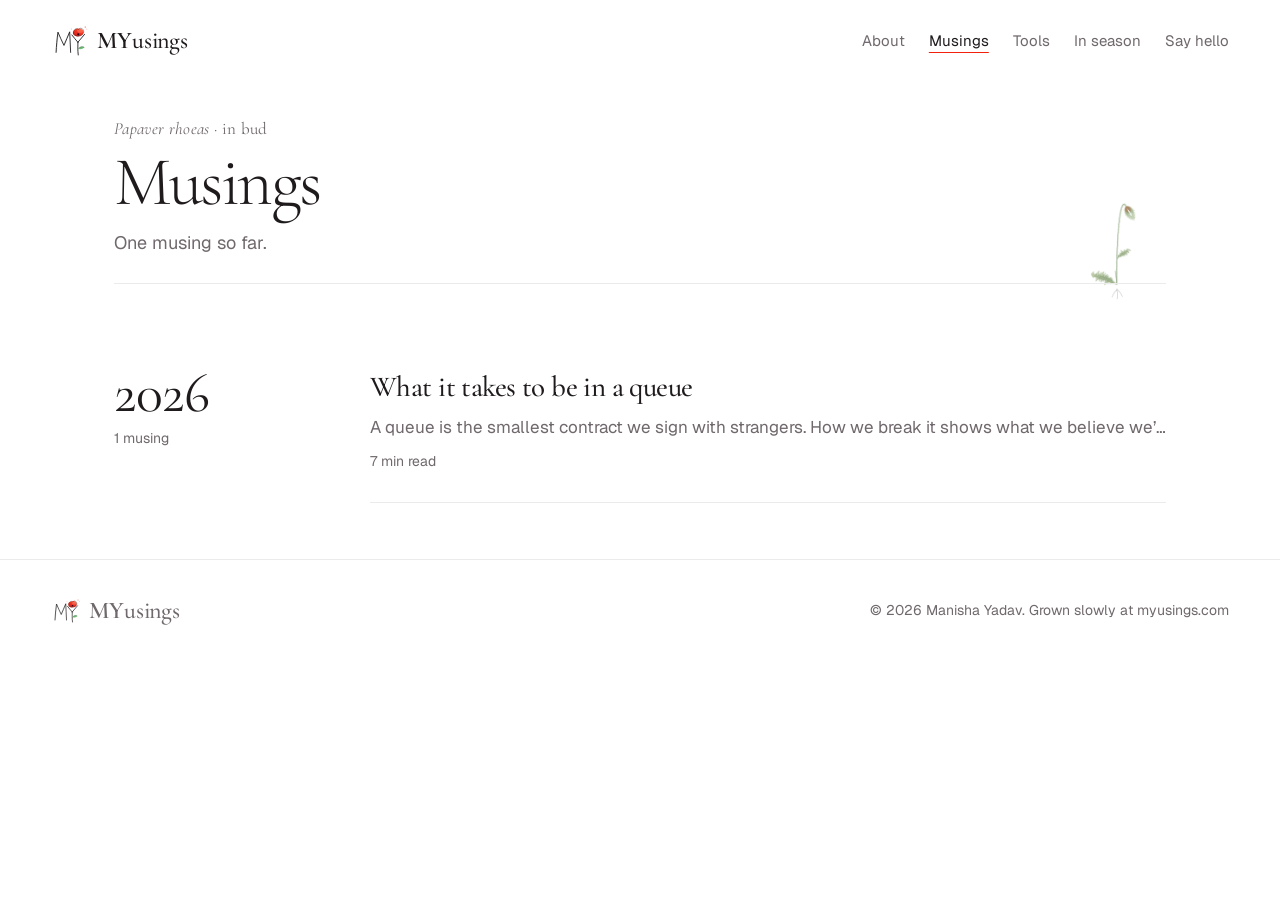
<file: musings.html>
<!DOCTYPE html>
<html lang="en">
<head>
<meta charset="utf-8">
<meta name="viewport" content="width=device-width, initial-scale=1">
<title>Musings · MYusings</title>
<link rel="icon" href="data:image/svg+xml,%3Csvg xmlns='http://www.w3.org/2000/svg' viewBox='0 0 120 120'%3E%3Cellipse cx='86' cy='33' rx='18' ry='13' fill='%23f2210f'/%3E%3Cpath d='M16 96C17 76 19 52 22 32C28 46 34 60 41 74C47 60 53 46 59 31C60 52 61 74 62 96M66 40L85 64M106 38L85 64M85 64C85 76 84 88 86 104' fill='none' stroke='%231f1b1d' stroke-width='7' stroke-linecap='round' stroke-linejoin='round'/%3E%3C/svg%3E">
<link rel="preconnect" href="https://fonts.googleapis.com">
<link rel="preconnect" href="https://fonts.gstatic.com" crossorigin>
<link rel="stylesheet" href="fonts.css">
<link href="https://fonts.googleapis.com/css2?family=Geist:wght@400;500&display=swap" rel="stylesheet">
<link rel="stylesheet" href="site.css">
<style>
/* VOICE quiet contents page
   LAYOUT year column on the left, one ruled row per musing: title, one-line excerpt, reading time
   TYPE 'Cormorant Garamond' for titles and the year, Geist for everything else */
.wrap{max-width:1180px;margin:0 auto;padding:0 max(5vw,16px)}






.year{padding-top:clamp(40px,7vh,72px);display:grid;grid-template-columns:200px minmax(0,1fr);gap:0 56px;padding-bottom:56px}
.year h2{font-size:clamp(40px,4.4vw,56px);font-weight:400;position:sticky;top:24px;align-self:start}
.year h2 small{display:block;margin-top:8px;font:400 14px/1 Geist,system-ui,sans-serif;letter-spacing:0;color:var(--soft)}
.list{list-style:none;margin:0;padding:0}
.row{position:relative;padding:26px 0 28px;border-bottom:1px solid var(--hair)}
.row:first-child{padding-top:6px}
.row h3{font-size:29px;font-weight:500;line-height:1.25}
.row h3 a{text-decoration:none}
.row h3 a::after{content:"";position:absolute;inset:0}
.row:hover h3{color:var(--scarlet)}
.row p{margin:8px 0 0;color:var(--soft);white-space:nowrap;overflow:hidden;text-overflow:ellipsis}
.row .meta{margin-top:8px;font-size:14px;color:var(--soft)}
.new{margin-left:12px;font:400 14px/1 Geist,system-ui,sans-serif;color:var(--scarlet);white-space:nowrap;vertical-align:middle}
.new::before{content:"";display:inline-block;width:7px;height:7px;border-radius:50%;background:var(--scarlet);margin-right:7px;vertical-align:1px}
@media(max-width:860px){
.year{grid-template-columns:minmax(0,1fr)}.year h2{position:static;margin-bottom:18px}.row p{white-space:normal;display:-webkit-box;-webkit-line-clamp:2;-webkit-box-orient:vertical}}
</style>
</head>
<body>
<svg width="0" height="0" style="position:absolute" aria-hidden="true">
  <defs>
    <linearGradient id="sc" x1="0" y1="1" x2="1" y2="0"><stop offset="0" stop-color="#b80d05"/><stop offset=".55" stop-color="#f2210f"/><stop offset="1" stop-color="#ff6a45"/></linearGradient>
    <symbol id="logo" viewBox="0 0 120 120">
      <ellipse cx="86" cy="33" rx="17" ry="12.5" fill="url(#sc)" opacity=".92" transform="rotate(-8 86 33)"/>
      <ellipse cx="92" cy="28" rx="9" ry="6.5" fill="#ff7a5c" opacity=".55"/>
      <path d="M71 37C68 23 82 17 87 24C93 15 106 21 103 34M75 41C82 47 95 46 101 38" fill="none" stroke="#1f1b1d" stroke-width="1.2" stroke-linecap="round"/>
      <circle cx="86" cy="39" r="3.3" fill="#2a0a1f"/>
      <path d="M16 96C17 76 19 52 22 32C28 46 34 60 41 74C47 60 53 46 59 31C60 52 61 74 62 96" fill="none" stroke="#1f1b1d" stroke-width="2.8" stroke-linecap="round" stroke-linejoin="round"/>
      <path d="M17.5 93C18.5 74 20.5 54 23.5 36M40 70C46 58 52 46 57.5 35" fill="none" stroke="#1f1b1d" stroke-width=".9" opacity=".45" stroke-linecap="round"/>
      <path d="M66 41C72 49 78 56 85 64M106 39C99 47 92 56 85 64M85 64C85 76 84 88 86 104" fill="none" stroke="#1f1b1d" stroke-width="2.8" stroke-linecap="round"/>
      <path d="M86 84C92 76 102 76 106 80C100 86 92 88 86 84Z" fill="#3faa4a" opacity=".75"/>
      <path d="M86 84C93 77 101 77 105 80" fill="none" stroke="#1f1b1d" stroke-width=".8"/>
      <circle cx="108" cy="16" r="1.7" fill="#f2210f"/><circle cx="113" cy="22" r="1" fill="#f2210f"/><circle cx="64" cy="22" r="1.3" fill="#f2210f" opacity=".7"/>
    </symbol>
  </defs>
</svg>
<header class="top">
  <a class="mark" href="index.html" aria-label="MYusings home"><svg aria-hidden="true"><use href="#logo"/></svg><span class="wm"><b>MY</b>usings</span></a>
  <nav aria-label="Sections"><a href="about.html">About</a><a href="musings.html" aria-current="page">Musings</a><a href="tools.html">Tools</a><a href="inseason.html">In season</a><a href="hello.html">Say hello</a></nav>
</header>

<section class="banner"><div class="txt"><p class="label"><i>Papaver rhoeas</i> · in bud</p><h1>Musings</h1><p class="lede" id="count"></p></div><img class="plant" src="stage-bud.webp" alt="A watercolour poppy, in bud"></section>

<main class="wrap">
  <div id="years"></div>
</main>

<footer><a class="mark" href="index.html" aria-label="MYusings home"><svg aria-hidden="true"><use href="#logo"/></svg><span class="wm"><b>MY</b>usings</span></a><span>© 2026 Manisha Yadav. Grown slowly at myusings.com</span></footer>

<script src="posts.js"></script>
<script>
{
const P=window.POSTS;
const el=(t,c,txt)=>{const e=document.createElement(t);if(c)e.className=c;if(txt!=null)e.textContent=txt;return e};
document.getElementById('count').textContent=P.length===1?'One musing so far.':P.length+' musings so far.';
const by={};P.forEach(p=>{const y=p.iso.slice(0,4);(by[y]=by[y]||[]).push(p)});
document.getElementById('years').replaceChildren(...Object.keys(by).sort().reverse().map(y=>{
  const sec=el('section','year');const h=el('h2',null,y);h.append(el('small',null,by[y].length+(by[y].length===1?' musing':' musings')));
  const ol=el('ol','list');
  by[y].forEach(p=>{const li=el('li','row');const h3=el('h3');const a=el('a',null,p.title);a.href='post.html#'+p.slug;h3.append(a);
    li.append(h3,el('p',null,p.excerpt),el('div','meta',p.mins+' min read'));ol.append(li)});
  sec.append(h,ol);return sec}));
}
</script>
</body>
</html>
</file>
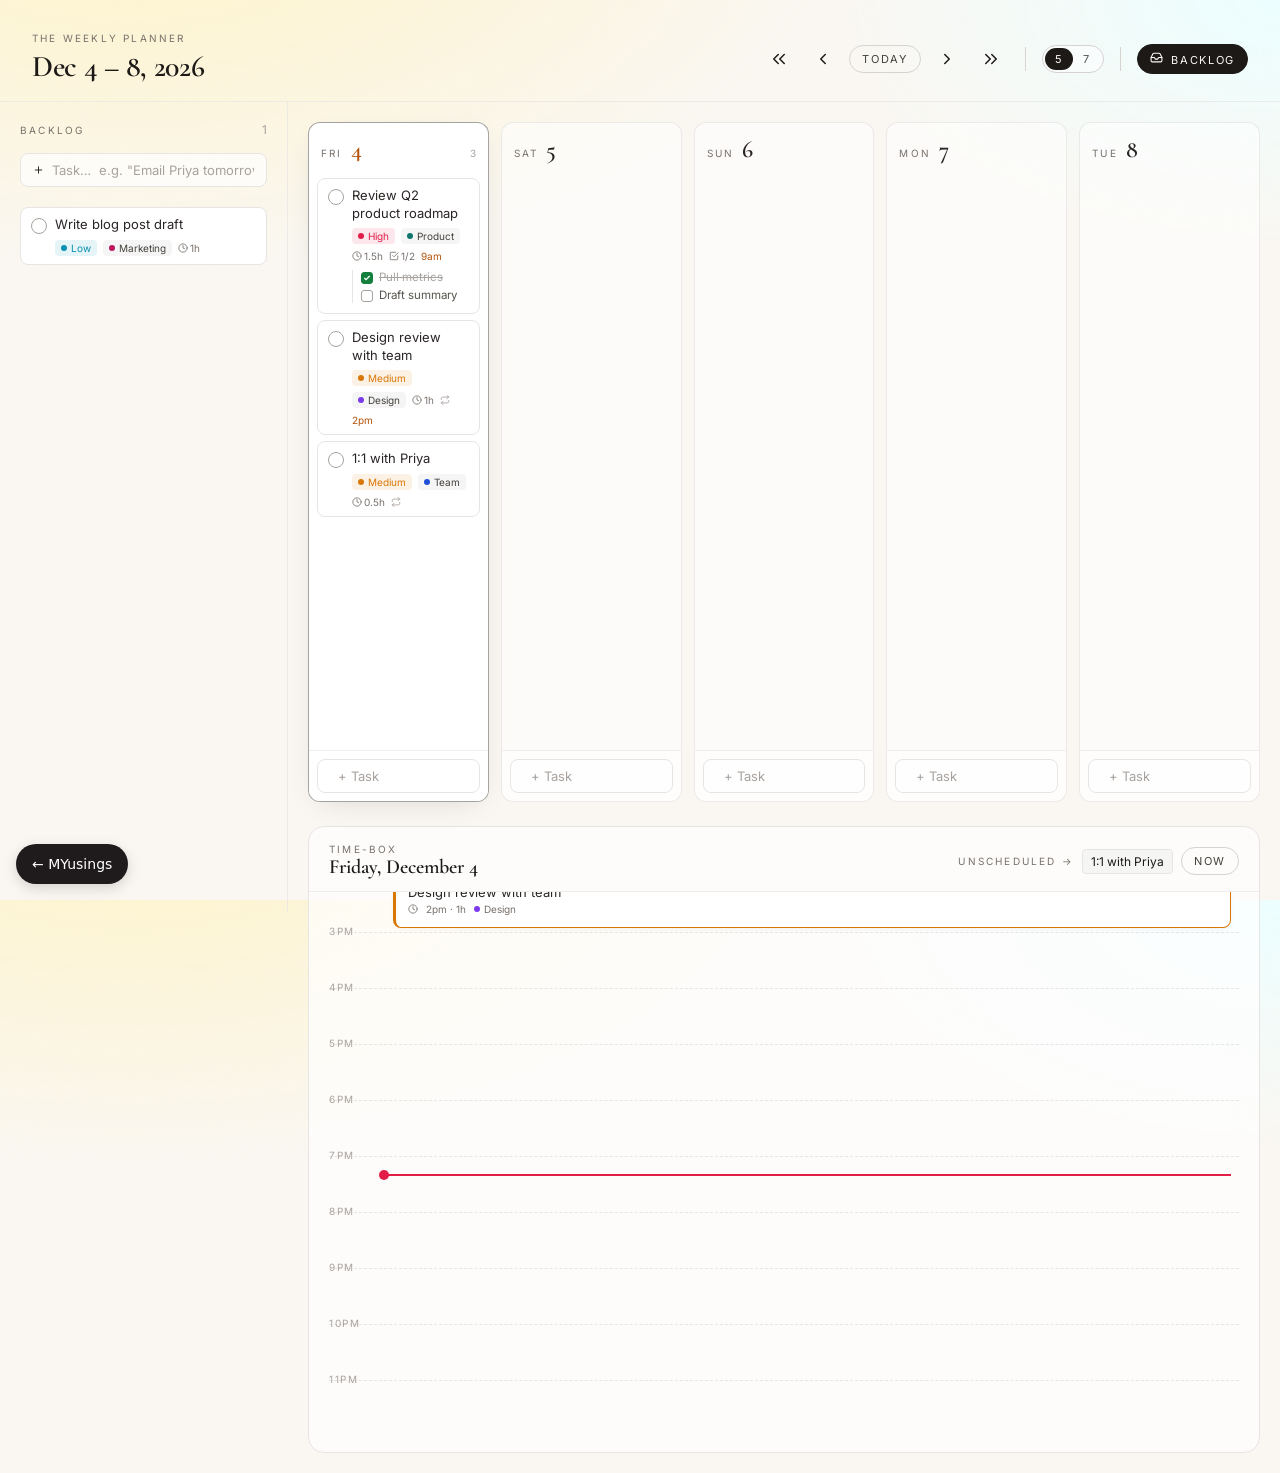
<file: planner.html>
<!DOCTYPE html>
<html lang="en">
<head>
<meta charset="UTF-8" />
<meta name="viewport" content="width=device-width, initial-scale=1.0" />
<title>The Weekly Planner</title>
<link rel="preconnect" href="https://fonts.googleapis.com" />
<link rel="preconnect" href="https://fonts.gstatic.com" crossorigin />
<link href="https://fonts.googleapis.com/css2?family=Cormorant+Garamond:wght@500;600;700&family=Inter:wght@400;500;600&display=swap" rel="stylesheet" />
<style>
  * { box-sizing: border-box; margin: 0; padding: 0; }
  html, body { height: 100%; }
  body {
    font-family: 'Inter', ui-sans-serif, system-ui, sans-serif;
    color: #1c1917;
    background:
      radial-gradient(1200px 600px at 10% -10%, #fef3c7 0%, transparent 60%),
      radial-gradient(900px 500px at 100% 0%, #ecfeff 0%, transparent 50%),
      #faf7f2;
    min-height: 100vh;
    -webkit-font-smoothing: antialiased;
  }
  .serif { font-family: 'Cormorant Garamond', ui-serif, Georgia, serif; font-weight: 600; letter-spacing: -0.01em; }
  button { font-family: inherit; cursor: pointer; border: none; background: none; color: inherit; }
  input, select, textarea { font-family: inherit; color: inherit; }
  input:focus, select:focus, textarea:focus { outline: none; }
  .uppercase-label { text-transform: uppercase; letter-spacing: 0.22em; font-size: 10px; color: #78716c; }

  /* layout */
  header.topbar {
    padding: 32px 32px 16px;
    display: flex; align-items: center; justify-content: space-between;
    border-bottom: 1px solid rgba(231, 229, 228, 0.7);
  }
  .week-title { font-size: 30px; margin-top: 4px; color: #1c1917; }
  .nav-btn {
    width: 36px; height: 36px; border-radius: 999px;
    display: inline-flex; align-items: center; justify-content: center;
    transition: background 0.15s;
  }
  .nav-btn:hover { background: rgba(231, 229, 228, 0.6); }
  .pill {
    padding: 6px 12px; font-size: 11px; text-transform: uppercase; letter-spacing: 0.15em;
    border-radius: 999px; border: 1px solid #d6d3d1; transition: background 0.15s;
    color: #44403c;
  }
  .pill:hover { background: white; }
  .pill.active { background: #1c1917; color: #fafaf9; border-color: #1c1917; }
  .divider { width: 1px; height: 24px; background: #d6d3d1; margin: 0 8px; }
  .topbar-right { display: flex; align-items: center; gap: 8px; }
  .seg {
    display: inline-flex; padding: 2px;
    border: 1px solid #d6d3d1; border-radius: 999px;
    background: rgba(255,255,255,0.5);
  }
  .seg-btn {
    padding: 4px 10px; font-size: 11px; letter-spacing: 0.1em;
    border-radius: 999px; color: #57534e; transition: background 0.15s, color 0.15s;
    min-width: 28px;
  }
  .seg-btn:hover { color: #1c1917; }
  .seg-btn.active { background: #1c1917; color: #fafaf9; }

  .layout { display: flex; }
  aside.backlog {
    width: 288px; flex-shrink: 0;
    border-right: 1px solid rgba(231, 229, 228, 0.7);
    padding: 20px;
    height: calc(100vh - 90px);
    overflow-y: auto;
    overflow-x: hidden;
  }
  main.board { flex: 1; padding: 20px; min-width: 0; }

  .week-grid { display: grid; grid-template-columns: repeat(var(--day-count, 5), 1fr); gap: 12px; }

  .day-col {
    border-radius: 12px; border: 1px solid rgba(231, 229, 228, 0.8);
    background: rgba(255, 255, 255, 0.5);
    transition: background 0.15s, border-color 0.15s, box-shadow 0.15s;
    cursor: pointer;
    display: flex; flex-direction: column;
    /* Fixed height: viewport minus topbar/timeline; column scrolls internally */
    height: calc(100vh - 220px);
    min-height: 320px;
    overflow: hidden;
  }
  .day-col:hover { background: rgba(255, 255, 255, 0.8); }
  .day-col.active {
    background: white; border-color: rgba(28, 25, 23, 0.4);
    box-shadow: 0 8px 30px -12px rgba(0,0,0,0.15);
  }
  .day-head { padding: 12px 12px 8px; display: flex; align-items: baseline; justify-content: space-between; flex-shrink: 0; }
  .day-num { font-family: 'Cormorant Garamond', serif; font-weight: 600; font-size: 24px; color: #292524; }
  .day-num.today { color: #b45309; }
  .day-tasks {
    padding: 0 8px 8px;
    flex: 1 1 auto;
    display: flex; flex-direction: column;
    min-height: 0;        /* required so flex child can shrink and scroll */
    overflow-y: auto;     /* the scroll lives here */
    overflow-x: hidden;
  }
  .day-foot { padding: 8px 8px; flex-shrink: 0; border-top: 1px solid rgba(231, 229, 228, 0.6); background: inherit; }

  /* task card */
  .task {
    background: white; border: 1px solid #e7e5e4; border-radius: 8px;
    padding: 8px 10px; cursor: grab; transition: border-color 0.12s, opacity 0.12s;
    user-select: none;
  }
  .task:hover { border-color: #a8a29e; }
  .task:active { cursor: grabbing; }
  .task.done { opacity: 0.5; }
  .task-row { display: flex; align-items: flex-start; gap: 8px; }
  .check {
    margin-top: 2px; width: 16px; height: 16px; border-radius: 999px;
    border: 1px solid #a8a29e; background: transparent; flex-shrink: 0;
    display: inline-flex; align-items: center; justify-content: center;
    transition: all 0.12s;
  }
  .check.done { background: #15803d; border-color: #15803d; }
  .check svg { width: 10px; height: 10px; stroke: white; stroke-width: 3; fill: none; }
  .task-title { font-size: 13px; line-height: 1.35; color: #292524; word-break: break-word; }
  .task-title.done { text-decoration: line-through; }
  .task-notes { font-size: 11px; color: #78716c; margin-top: 2px;
    display: -webkit-box; -webkit-line-clamp: 2; -webkit-box-orient: vertical; overflow: hidden; }
  .meta-row { display: flex; flex-wrap: wrap; gap: 6px; align-items: center; margin-top: 6px; }
  .chip {
    display: inline-flex; align-items: center; gap: 4px;
    font-size: 10px; padding: 2px 6px; border-radius: 4px;
  }
  .dot { width: 6px; height: 6px; border-radius: 999px; display: inline-block; }
  .meta-tiny { font-size: 10px; color: #78716c; display: inline-flex; align-items: center; gap: 2px; }

  /* inline subtasks (shown directly on the task card) */
  .inline-subs {
    list-style: none; padding: 0; margin: 8px 0 2px;
    display: flex; flex-direction: column; gap: 3px;
    border-left: 1px solid #e7e5e4; padding-left: 8px;
  }
  .inline-sub {
    display: flex; align-items: center; gap: 6px;
    font-size: 11.5px; line-height: 1.3; color: #57534e;
  }
  .inline-sub.done .inline-sub-title { text-decoration: line-through; color: #a8a29e; }
  .inline-sub-check {
    width: 12px; height: 12px; border-radius: 3px;
    border: 1px solid #a8a29e; background: transparent;
    display: inline-flex; align-items: center; justify-content: center;
    flex-shrink: 0; padding: 0; transition: all 0.12s;
  }
  .inline-sub-check:hover { border-color: #44403c; }
  .inline-sub-check.done { background: #15803d; border-color: #15803d; }
  .inline-sub-check svg { width: 8px; height: 8px; stroke: white; stroke-width: 4; fill: none; }
  .inline-sub-title { word-break: break-word; min-width: 0; }

  /* new task input */
  .new-task {
    display: flex; align-items: center; gap: 8px;
    padding: 8px 12px; background: rgba(255, 255, 255, 0.7);
    border: 1px solid #e7e5e4; border-radius: 8px;
    transition: border-color 0.15s;
  }
  .new-task:focus-within { border-color: #a8a29e; }
  .new-task input {
    flex: 1; background: transparent; border: none; font-size: 13px;
  }
  .new-task input::placeholder { color: #a8a29e; }

  /* timeline */
  .timeline {
    margin-top: 24px; background: rgba(255, 255, 255, 0.7);
    border: 1px solid #e7e5e4; border-radius: 16px; overflow: hidden;
  }
  .timeline-head {
    padding: 16px 20px 12px; border-bottom: 1px solid rgba(231,229,228,0.7);
    display: flex; align-items: center; justify-content: space-between; gap: 12px;
  }
  .timeline-title { font-family: 'Cormorant Garamond', serif; font-weight: 600; font-size: 20px; color: #1c1917; }
  .unscheduled-row { display: flex; gap: 8px; align-items: center; max-width: 100%; overflow-x: auto; }
  .unscheduled-row .uppercase-label { flex-shrink: 0; }
  .pill-task {
    flex-shrink: 0; font-size: 12px; padding: 4px 8px;
    background: #f5f5f4; border: 1px solid #e7e5e4; border-radius: 4px;
    cursor: grab; white-space: nowrap;
  }
  .pill-task:hover { background: #e7e5e4; }
  .timeline-body {
    position: relative; padding: 16px 20px;
    max-height: 560px; overflow-y: auto; overflow-x: hidden;
    scrollbar-width: thin; scrollbar-color: #d6d3d1 transparent;
  }
  .timeline-body::-webkit-scrollbar { width: 8px; }
  .timeline-body::-webkit-scrollbar-thumb { background: #d6d3d1; border-radius: 4px; }
  .now-line {
    position: absolute; left: 56px; right: 8px; height: 2px;
    background: #e11d48; z-index: 5; pointer-events: none;
  }
  .now-dot {
    position: absolute; left: -6px; top: -4px;
    width: 10px; height: 10px; border-radius: 999px;
    background: #e11d48;
  }
  .timeline-grid { position: relative; }
  .hour-row {
    position: absolute; left: 0; right: 0; border-top: 1px dashed #e7e5e4;
    display: flex; align-items: flex-start;
  }
  .hour-label {
    width: 56px; margin-top: -8px; font-size: 10px;
    text-transform: uppercase; letter-spacing: 0.15em; color: #a8a29e;
  }
  .event {
    position: absolute; left: 64px; right: 8px;
    background: white; border: 1px solid; border-left-width: 3px; border-radius: 8px;
    padding: 8px 12px; cursor: pointer;
    box-shadow: 0 2px 6px -2px rgba(0,0,0,0.08);
    overflow: hidden;
  }
  .event-head { display: flex; align-items: flex-start; justify-content: space-between; gap: 8px; }
  .event-title { font-size: 13px; color: #292524; line-height: 1.2;
    overflow: hidden; text-overflow: ellipsis; white-space: nowrap; }
  .event-meta { font-size: 10px; color: #78716c; margin-top: 2px; display: flex; align-items: center; gap: 8px; flex-wrap: wrap; }
  .event .x-btn { opacity: 0; color: #a8a29e; transition: opacity 0.1s, color 0.1s; }
  .event:hover .x-btn { opacity: 1; }
  .event .x-btn:hover { color: #44403c; }
  .resize-handle {
    position: absolute; left: 0; right: 0; bottom: 0; height: 8px;
    cursor: ns-resize; opacity: 0; transition: opacity 0.1s;
    background: linear-gradient(to bottom, transparent, rgba(0,0,0,0.05));
  }
  .event:hover .resize-handle { opacity: 1; }

  /* detail drawer */
  aside.detail {
    width: 384px; flex-shrink: 0;
    border-left: 1px solid rgba(231,229,228,0.7);
    background: rgba(255,255,255,0.9);
    padding: 24px; min-height: calc(100vh - 90px);
  }
  .detail-head { display: flex; align-items: center; justify-content: space-between; margin-bottom: 16px; }
  .detail-actions { display: flex; align-items: center; gap: 8px; }
  .icon-btn { padding: 6px; color: #78716c; border-radius: 4px; transition: color 0.1s; }
  .icon-btn:hover { color: #1c1917; }
  .icon-btn.danger:hover { color: #be123c; }
  .detail-title {
    width: 100%; font-family: 'Cormorant Garamond', serif; font-weight: 600;
    font-size: 22px; background: transparent; border: none;
    border-bottom: 1px solid transparent; padding-bottom: 4px;
  }
  .detail-title:focus { border-bottom-color: #d6d3d1; }
  .grid-2 { display: grid; grid-template-columns: 1fr 1fr; gap: 12px; margin-top: 20px; }
  .grid-2 label.full { grid-column: 1 / -1; }
  .field-input, .field-select {
    width: 100%; font-size: 13px; background: transparent;
    border: 1px solid #e7e5e4; border-radius: 4px; padding: 6px 8px;
  }
  .field-input:focus, .field-select:focus { border-color: #a8a29e; }
  .color-row { display: flex; gap: 6px; flex-wrap: wrap; padding-top: 4px; }
  .color-swatch {
    width: 20px; height: 20px; border-radius: 999px; border: 2px solid transparent;
    transition: border-color 0.1s;
  }
  .section-label { font-size: 10px; text-transform: uppercase; letter-spacing: 0.22em; color: #78716c; margin-bottom: 6px; display: flex; align-items: center; gap: 6px; }
  .section { margin-top: 20px; }
  textarea.notes {
    width: 100%; font-size: 13px; background: #fafaf9;
    border: 1px solid #e7e5e4; border-radius: 4px; padding: 8px;
    resize: vertical; min-height: 80px;
  }
  textarea.notes:focus { border-color: #a8a29e; }
  .subtask {
    display: flex; align-items: center; gap: 8px; padding: 2px 0;
  }
  .subtask input.title {
    flex: 1; font-size: 13px; background: transparent; border: none;
  }
  .subtask input.title.done { text-decoration: line-through; color: #a8a29e; }
  .subtask .delete-x { opacity: 0; color: #a8a29e; }
  .subtask:hover .delete-x { opacity: 1; }
  .subtask .delete-x:hover { color: #be123c; }
  .add-subtask {
    margin-top: 8px; display: flex; align-items: center; gap: 8px;
  }
  .add-subtask input {
    flex: 1; font-size: 13px; background: transparent;
    border: none; border-bottom: 1px solid #e7e5e4; padding: 4px 0;
  }
  .add-subtask input:focus { border-bottom-color: #a8a29e; }

  /* drag visual */
  .drop-target { background: rgba(180, 83, 9, 0.05) !important; }

  /* scrollbar polish */
  ::-webkit-scrollbar { width: 8px; height: 8px; }
  ::-webkit-scrollbar-thumb { background: #d6d3d1; border-radius: 4px; }
  ::-webkit-scrollbar-track { background: transparent; }

  /* Polished scrollbars inside day columns and backlog */
  .day-tasks::-webkit-scrollbar,
  aside.backlog::-webkit-scrollbar { width: 6px; }
  .day-tasks::-webkit-scrollbar-thumb,
  aside.backlog::-webkit-scrollbar-thumb {
    background: transparent;
    border-radius: 3px;
    transition: background 0.2s;
  }
  .day-col:hover .day-tasks::-webkit-scrollbar-thumb,
  aside.backlog:hover::-webkit-scrollbar-thumb { background: #d6d3d1; }
  .day-tasks { scrollbar-width: thin; scrollbar-color: transparent transparent; }
  .day-col:hover .day-tasks { scrollbar-color: #d6d3d1 transparent; }

  .empty-hint { font-size: 12px; color: #a8a29e; font-style: italic; padding: 24px 4px; text-align: center; }

  /* overdue rollover banner */
  .overdue-banner {
    display: flex; align-items: center; justify-content: space-between; gap: 12px;
    margin-bottom: 12px; padding: 10px 14px;
    background: rgba(217, 119, 6, 0.10);
    border: 1px solid rgba(217, 119, 6, 0.35);
    border-radius: 10px;
    font-family: ui-sans-serif, system-ui, sans-serif;
  }
  .overdue-text { display: flex; align-items: center; gap: 8px; font-size: 13px; color: #78350f; }
  .overdue-count {
    display: inline-flex; align-items: center; justify-content: center;
    min-width: 22px; height: 22px; padding: 0 6px;
    background: #b45309; color: white; border-radius: 999px;
    font-weight: 600; font-size: 12px;
  }
  .overdue-actions { display: flex; align-items: center; gap: 6px; }
  .overdue-actions .pill { border-color: rgba(180, 83, 9, 0.4); color: #78350f; }
  .overdue-actions .pill:hover { background: white; }

  /* drop slots between tasks for reordering */
  .day-tasks { gap: 0; }
  .drop-slot {
    height: 6px;
    margin: 0;
    border-radius: 3px;
    transition: height 0.12s, background 0.12s, margin 0.12s;
  }
  .drop-slot.drop-active {
    height: 24px;
    margin: 4px 0;
    background: rgba(180, 83, 9, 0.18);
    border: 1px dashed rgba(180, 83, 9, 0.55);
  }
  /* keep some breathing room between cards even without active drop */
  .day-tasks > .task,
  .backlog .task { margin-bottom: 0; }
  .day-tasks > .task + .drop-slot,
  .backlog .task + .drop-slot { margin-top: 0; }

  /* completed section */
  .done-divider {
    margin: 12px 4px 6px;
    display: flex; align-items: center; gap: 8px;
    font-size: 9px; text-transform: uppercase; letter-spacing: 0.22em;
    color: #a8a29e;
  }
  .done-divider span { white-space: nowrap; }
  .done-divider::before, .done-divider::after {
    content: ""; flex: 1; height: 1px; background: #e7e5e4;
  }
  .done-list { display: flex; flex-direction: column; gap: 6px; }
  .done-list .task { background: rgba(255,255,255,0.6); }

  @media (max-width: 900px) {
    .week-grid { grid-template-columns: repeat(var(--day-count, 5), minmax(140px, 1fr)); overflow-x: auto; }
    aside.backlog, aside.detail { width: 260px; }
  }
</style>
</head>
<body>
<div id="app"></div>

<script>
// =============================================================
//  THE WEEKLY PLANNER — single-file vanilla JS edition
//  Data is saved to localStorage under key "planner-state-v1".
//  To reset: open devtools console and run localStorage.clear()
// =============================================================

// ---------- constants ----------
const PRIORITIES = {
  high: { label: "High", dot: "#e11d48", bg: "rgba(225,29,72,0.10)" },
  med:  { label: "Medium", dot: "#d97706", bg: "rgba(217,119,6,0.10)" },
  low:  { label: "Low", dot: "#0891b2", bg: "rgba(8,145,178,0.10)" },
};
const FLAGS = {
  work:     { label: "Work",     dot: "#0f766e", bg: "rgba(15,118,110,0.10)" },
  personal: { label: "Personal", dot: "#9333ea", bg: "rgba(147,51,234,0.10)" },
};
const PROJECT_COLORS = ["#0f766e","#7c3aed","#be185d","#1d4ed8","#b45309","#15803d","#9333ea"];
const RECUR_OPTIONS = [
  { value: "none", label: "Doesn't repeat" },
  { value: "daily", label: "Every weekday" },
  { value: "weekly", label: "Weekly" },
];
const DAY_HOURS = Array.from({ length: 24 }, (_, i) => i); // 0..23
const SLOT_PX = 56;
const TIMELINE_VISIBLE_PX = 560; // ~10 hour rows visible
const TIMELINE_DEFAULT_SCROLL_HOUR = 8; // initial scroll target
const STORAGE_KEY = "planner-state-v1";

// ---------- helpers ----------
const uid = () => Math.random().toString(36).slice(2, 10);
const startOfDay = (date) => {
  const d = new Date(date); d.setHours(0,0,0,0); return d;
};
const addDays = (date, n) => { const d = new Date(date); d.setDate(d.getDate() + n); return d; };
const isoDay = (date) => {
  const d = new Date(date); d.setHours(0,0,0,0);
  const y = d.getFullYear(), m = String(d.getMonth()+1).padStart(2,"0"), dd = String(d.getDate()).padStart(2,"0");
  return `${y}-${m}-${dd}`;
};
const fmtDayShort = (d) => d.toLocaleDateString(undefined, { weekday: "short" });
const fmtDayNum = (d) => d.getDate();
const fmtRange = (start, count) => {
  const end = addDays(start, count - 1);
  const sameMonth = start.getMonth() === end.getMonth();
  const sameYear = start.getFullYear() === end.getFullYear();
  const opts = { month: "short", day: "numeric" };
  if (sameMonth) {
    return `${start.toLocaleDateString(undefined, opts)} – ${end.getDate()}, ${end.getFullYear()}`;
  }
  if (sameYear) {
    return `${start.toLocaleDateString(undefined, opts)} – ${end.toLocaleDateString(undefined, opts)}, ${end.getFullYear()}`;
  }
  return `${start.toLocaleDateString(undefined, { ...opts, year: "numeric" })} – ${end.toLocaleDateString(undefined, { ...opts, year: "numeric" })}`;
};
const formatHour = (h) => {
  const whole = Math.floor(h);
  const min = Math.round((h - whole) * 60);
  const ampm = whole >= 12 ? "pm" : "am";
  const display = ((whole + 11) % 12) + 1;
  return min === 0 ? `${display}${ampm}` : `${display}:${String(min).padStart(2,"0")}${ampm}`;
};
const escapeHtml = (s) => String(s ?? "").replace(/[&<>"']/g, c => ({"&":"&amp;","<":"&lt;",">":"&gt;",'"':"&quot;","'":"&#39;"}[c]));

// ---------- icons (inline SVG) ----------
const ICON = {
  plus:    '<svg width="14" height="14" viewBox="0 0 24 24" fill="none" stroke="currentColor" stroke-width="2" stroke-linecap="round" stroke-linejoin="round"><path d="M12 5v14M5 12h14"/></svg>',
  chevL:   '<svg width="18" height="18" viewBox="0 0 24 24" fill="none" stroke="currentColor" stroke-width="2" stroke-linecap="round" stroke-linejoin="round"><path d="M15 18l-6-6 6-6"/></svg>',
  chevR:   '<svg width="18" height="18" viewBox="0 0 24 24" fill="none" stroke="currentColor" stroke-width="2" stroke-linecap="round" stroke-linejoin="round"><path d="M9 18l6-6-6-6"/></svg>',
  chevLL:  '<svg width="18" height="18" viewBox="0 0 24 24" fill="none" stroke="currentColor" stroke-width="2" stroke-linecap="round" stroke-linejoin="round"><path d="M11 18l-6-6 6-6"/><path d="M19 18l-6-6 6-6"/></svg>',
  chevRR:  '<svg width="18" height="18" viewBox="0 0 24 24" fill="none" stroke="currentColor" stroke-width="2" stroke-linecap="round" stroke-linejoin="round"><path d="M5 18l6-6-6-6"/><path d="M13 18l6-6-6-6"/></svg>',
  inbox:   '<svg width="13" height="13" viewBox="0 0 24 24" fill="none" stroke="currentColor" stroke-width="2" stroke-linecap="round" stroke-linejoin="round"><polyline points="22 12 16 12 14 15 10 15 8 12 2 12"/><path d="M5.45 5.11L2 12v6a2 2 0 0 0 2 2h16a2 2 0 0 0 2-2v-6l-3.45-6.89A2 2 0 0 0 16.76 4H7.24a2 2 0 0 0-1.79 1.11z"/></svg>',
  trash:   '<svg width="14" height="14" viewBox="0 0 24 24" fill="none" stroke="currentColor" stroke-width="2" stroke-linecap="round" stroke-linejoin="round"><polyline points="3 6 5 6 21 6"/><path d="M19 6l-2 14a2 2 0 0 1-2 2H9a2 2 0 0 1-2-2L5 6"/><path d="M10 11v6M14 11v6"/><path d="M9 6V4a2 2 0 0 1 2-2h2a2 2 0 0 1 2 2v2"/></svg>',
  x:       '<svg width="14" height="14" viewBox="0 0 24 24" fill="none" stroke="currentColor" stroke-width="2" stroke-linecap="round" stroke-linejoin="round"><path d="M18 6L6 18M6 6l12 12"/></svg>',
  xs:      '<svg width="12" height="12" viewBox="0 0 24 24" fill="none" stroke="currentColor" stroke-width="2" stroke-linecap="round" stroke-linejoin="round"><path d="M18 6L6 18M6 6l12 12"/></svg>',
  clock:   '<svg width="10" height="10" viewBox="0 0 24 24" fill="none" stroke="currentColor" stroke-width="2" stroke-linecap="round" stroke-linejoin="round"><circle cx="12" cy="12" r="10"/><polyline points="12 6 12 12 16 14"/></svg>',
  repeat:  '<svg width="10" height="10" viewBox="0 0 24 24" fill="none" stroke="currentColor" stroke-width="2" stroke-linecap="round" stroke-linejoin="round"><polyline points="17 1 21 5 17 9"/><path d="M3 11V9a4 4 0 0 1 4-4h14"/><polyline points="7 23 3 19 7 15"/><path d="M21 13v2a4 4 0 0 1-4 4H3"/></svg>',
  checksq: '<svg width="10" height="10" viewBox="0 0 24 24" fill="none" stroke="currentColor" stroke-width="2" stroke-linecap="round" stroke-linejoin="round"><polyline points="9 11 12 14 22 4"/><path d="M21 12v7a2 2 0 0 1-2 2H5a2 2 0 0 1-2-2V5a2 2 0 0 1 2-2h11"/></svg>',
  square:  '<svg width="14" height="14" viewBox="0 0 24 24" fill="none" stroke="currentColor" stroke-width="2" stroke-linecap="round" stroke-linejoin="round"><rect x="3" y="3" width="18" height="18" rx="2" ry="2"/></svg>',
  squareCk:'<svg width="14" height="14" viewBox="0 0 24 24" fill="none" stroke="currentColor" stroke-width="2" stroke-linecap="round" stroke-linejoin="round"><polyline points="9 11 12 14 22 4"/><path d="M21 12v7a2 2 0 0 1-2 2H5a2 2 0 0 1-2-2V5a2 2 0 0 1 2-2h11"/></svg>',
  note:    '<svg width="11" height="11" viewBox="0 0 24 24" fill="none" stroke="currentColor" stroke-width="2" stroke-linecap="round" stroke-linejoin="round"><path d="M21 15a2 2 0 0 1-2 2h-7l-5 5v-5H5a2 2 0 0 1-2-2V5a2 2 0 0 1 2-2h14a2 2 0 0 1 2 2z"/></svg>',
  list:    '<svg width="11" height="11" viewBox="0 0 24 24" fill="none" stroke="currentColor" stroke-width="2" stroke-linecap="round" stroke-linejoin="round"><line x1="8" y1="6" x2="21" y2="6"/><line x1="8" y1="12" x2="21" y2="12"/><line x1="8" y1="18" x2="21" y2="18"/><line x1="3" y1="6" x2="3.01" y2="6"/><line x1="3" y1="12" x2="3.01" y2="12"/><line x1="3" y1="18" x2="3.01" y2="18"/></svg>',
};

// Parse free-form text like "Email Priya tomorrow 3pm 30m #work !high"
// Returns { title, day, slot, duration, flag, priority } with only matched fields set.
function parseQuickAdd(raw) {
  let s = " " + raw.trim() + " ";
  const out = {};
  const today = startOfDay(new Date());

  // tags
  s = s.replace(/\s#work\b/i, () => { out.flag = "work"; return " "; });
  s = s.replace(/\s#personal\b/i, () => { out.flag = "personal"; return " "; });
  s = s.replace(/\s!high\b/i,   () => { out.priority = "high"; return " "; });
  s = s.replace(/\s!med(ium)?\b/i, () => { out.priority = "med"; return " "; });
  s = s.replace(/\s!low\b/i,    () => { out.priority = "low"; return " "; });

  // dates
  s = s.replace(/\s(today)\b/i, () => { out.day = isoDay(today); return " "; });
  s = s.replace(/\s(tomorrow|tmrw)\b/i, () => { out.day = isoDay(addDays(today, 1)); return " "; });
  const weekdays = ["sun","mon","tue","wed","thu","fri","sat"];
  weekdays.forEach((w, idx) => {
    const re = new RegExp(`\\s(${w}|${w}day|${["sunday","monday","tuesday","wednesday","thursday","friday","saturday"][idx]})\\b`, "i");
    s = s.replace(re, () => {
      // find next occurrence of that weekday (including today)
      let d = new Date(today);
      while (d.getDay() !== idx) d = addDays(d, 1);
      out.day = isoDay(d);
      return " ";
    });
  });

  // times like "3pm", "9:30am", "14:00"
  s = s.replace(/\s(\d{1,2})(?::(\d{2}))?\s?(am|pm)\b/i, (_, h, m, ap) => {
    let hour = parseInt(h, 10);
    if (ap.toLowerCase() === "pm" && hour < 12) hour += 12;
    if (ap.toLowerCase() === "am" && hour === 12) hour = 0;
    if (m) hour += parseInt(m, 10) / 60;
    out.slot = Math.max(0, Math.min(23.75, Math.round(hour * 4) / 4));
    return " ";
  });
  s = s.replace(/\s(\d{1,2}):(\d{2})\b/, (_, h, m) => {
    if (out.slot != null) return _; // already matched
    const hour = parseInt(h, 10) + parseInt(m, 10) / 60;
    out.slot = Math.max(0, Math.min(23.75, Math.round(hour * 4) / 4));
    return " ";
  });

  // duration like "1h", "30m", "1.5h"
  s = s.replace(/\s(\d+(?:\.\d+)?)h\b/i, (_, n) => { out.duration = parseFloat(n); return " "; });
  s = s.replace(/\s(\d+)m(in)?\b/i, (_, n) => { out.duration = Math.max(0.25, parseInt(n,10) / 60); return " "; });

  out.title = s.replace(/\s+/g, " ").trim();
  if (!out.title) delete out.title;
  return out;
}
const PREFS_KEY = "planner-prefs-v1";
function loadPrefs() {
  try {
    const raw = localStorage.getItem(PREFS_KEY);
    if (raw) return JSON.parse(raw);
  } catch (_) {}
  return { daysInView: 5 };
}
function savePrefs() {
  try { localStorage.setItem(PREFS_KEY, JSON.stringify(prefs)); } catch (_) {}
}
let prefs = loadPrefs();

let state = null;
// windowStart = leftmost visible day; defaults to today (today = leftmost column)
let windowStart = startOfDay(new Date());
let activeDayKey = isoDay(new Date());
let selectedTaskId = null;
let showInbox = true;
let dragId = null;
let timelineScrollY = null; // preserved across re-renders, reset on day change

function setActiveDay(key) {
  if (activeDayKey !== key) {
    activeDayKey = key;
    timelineScrollY = null; // reset scroll when switching days
  }
}

const seedState = () => {
  const today = isoDay(new Date());
  return {
    tasks: [
      { id: uid(), title: "Review Q2 product roadmap", notes: "Focus on AI features track. Pull metrics from Mixpanel.", priority: "high", project: "Product", projectColor: PROJECT_COLORS[0], recur: "none", day: today, slot: 9, duration: 1.5, done: false, order: 0, subtasks: [{id:uid(),title:"Pull metrics",done:true},{id:uid(),title:"Draft summary",done:false}] },
      { id: uid(), title: "Design review with team", priority: "med", project: "Design", projectColor: PROJECT_COLORS[1], recur: "weekly", day: today, slot: 14, duration: 1, done: false, order: 1, subtasks: [], notes: "" },
      { id: uid(), title: "Write blog post draft", priority: "low", project: "Marketing", projectColor: PROJECT_COLORS[2], recur: "none", day: null, slot: null, duration: 1, done: false, order: 0, subtasks: [], notes: "" },
      { id: uid(), title: "1:1 with Priya", priority: "med", project: "Team", projectColor: PROJECT_COLORS[3], recur: "weekly", day: today, slot: null, duration: 0.5, done: false, order: 2, subtasks: [], notes: "" },
    ],
  };
};

function loadState() {
  try {
    const raw = localStorage.getItem(STORAGE_KEY);
    if (raw) return JSON.parse(raw);
  } catch (_) {}
  return seedState();
}
function saveState() {
  try { localStorage.setItem(STORAGE_KEY, JSON.stringify(state)); } catch (_) {}
}

// ---------- mutations ----------
function nextOrder(dayKey) {
  // returns max order + 1 within a bucket (day === dayKey, including null for backlog)
  const inBucket = state.tasks.filter(t => t.day === dayKey);
  if (inBucket.length === 0) return 0;
  return Math.max(...inBucket.map(t => t.order ?? 0)) + 1;
}

function updateTask(id, patch) {
  state.tasks = state.tasks.map(t => t.id === id ? { ...t, ...patch } : t);
  saveState(); render();
}
function removeTask(id) {
  state.tasks = state.tasks.filter(t => t.id !== id);
  if (selectedTaskId === id) selectedTaskId = null;
  saveState(); render();
}
function addTask(partial) {
  const day = partial.day ?? null;
  const t = {
    id: uid(),
    title: partial.title || "Untitled task",
    notes: "", priority: "med", project: "",
    projectColor: PROJECT_COLORS[Math.floor(Math.random() * PROJECT_COLORS.length)],
    recur: "none", day, slot: partial.slot ?? null,
    duration: partial.duration ?? 0.5, done: false,
    order: nextOrder(day),
    flag: null, // "work" | "personal" | null
    subtasks: [],
    ...partial,
  };
  state.tasks.push(t); saveState(); render();
  return t.id;
}

// Reorder: place dragged task at `index` within the active (not-done) list of dayKey.
// `index` is the 0-based position in the active list AFTER removal of the dragged item.
function reorderInDay(taskId, dayKey, index) {
  const dragged = state.tasks.find(t => t.id === taskId);
  if (!dragged) return;
  const movingDay = dragged.day !== dayKey;

  // Active tasks currently in target day, sorted, EXCLUDING the dragged one
  const active = state.tasks
    .filter(t => t.day === dayKey && !t.done && t.id !== taskId)
    .sort((a, b) => (a.order ?? 0) - (b.order ?? 0));

  const clamped = Math.max(0, Math.min(index, active.length));
  // Reassign sequential order values to active list with dragged inserted at position
  const newActive = [...active.slice(0, clamped), dragged, ...active.slice(clamped)];
  newActive.forEach((t, i) => {
    if (t.id === taskId) {
      t.day = dayKey;
      t.order = i;
      if (movingDay) t.slot = null; // moving to a new day clears time-box
    } else {
      t.order = i;
    }
  });
  // Done tasks keep their relative order but get pushed after active
  const done = state.tasks
    .filter(t => t.day === dayKey && t.done && t.id !== taskId)
    .sort((a, b) => (a.order ?? 0) - (b.order ?? 0));
  done.forEach((t, i) => { t.order = newActive.length + i; });

  saveState(); render();
}

// Find tasks scheduled for past days that aren't completed
function findOverdueTasks() {
  const todayKey = isoDay(new Date());
  return state.tasks.filter(t => !t.done && t.day && t.day < todayKey);
}

function rollOverdueForward() {
  const todayKey = isoDay(new Date());
  const overdue = findOverdueTasks();
  if (overdue.length === 0) return;
  const baseOrder = nextOrder(todayKey);
  overdue.forEach((t, i) => {
    t.day = todayKey;
    t.slot = null;
    t.order = baseOrder + i;
  });
  prefs.overdueDismissedFor = todayKey;
  savePrefs();
  saveState(); render();
}

function dismissOverdueBanner() {
  prefs.overdueDismissedFor = isoDay(new Date());
  savePrefs();
  render();
}

// ---------- rendering ----------
function render() {
  const root = document.getElementById("app");
  const N = prefs.daysInView;
  const days = Array.from({ length: N }, (_, i) => addDays(windowStart, i));
  const todayKey = isoDay(new Date());
  const inboxTasks = state.tasks.filter(t => t.day === null);
  const selectedTask = state.tasks.find(t => t.id === selectedTaskId);
  const activeDay = new Date(activeDayKey + "T00:00:00");
  const activeDayTasks = state.tasks.filter(t => t.day === activeDayKey);

  root.innerHTML = `
    <header class="topbar">
      <div>
        <div class="uppercase-label">The Weekly Planner</div>
        <h1 class="serif week-title">${escapeHtml(fmtRange(windowStart, N))}</h1>
      </div>
      <div class="topbar-right">
        <button class="nav-btn" data-action="prev-jump" title="Jump back ${N} days">${ICON.chevLL}</button>
        <button class="nav-btn" data-action="prev-day" title="Previous day">${ICON.chevL}</button>
        <button class="pill" data-action="today">Today</button>
        <button class="nav-btn" data-action="next-day" title="Next day">${ICON.chevR}</button>
        <button class="nav-btn" data-action="next-jump" title="Jump forward ${N} days">${ICON.chevRR}</button>
        <div class="divider"></div>
        <div class="seg">
          <button class="seg-btn ${N === 5 ? "active" : ""}" data-action="set-days" data-days="5">5</button>
          <button class="seg-btn ${N === 7 ? "active" : ""}" data-action="set-days" data-days="7">7</button>
        </div>
        <div class="divider"></div>
        <button class="pill ${showInbox ? "active" : ""}" data-action="toggle-inbox">${ICON.inbox} <span style="margin-left:4px">Backlog</span></button>
      </div>
    </header>

    <div class="layout">
      ${showInbox ? renderBacklog(inboxTasks) : ""}
      <main class="board" style="--day-count: ${N}">
        ${renderOverdueBanner(todayKey)}
        <div class="week-grid">
          ${days.map(d => renderDayCol(d, todayKey)).join("")}
        </div>
        ${renderTimeline(activeDay, activeDayTasks)}
      </main>
      ${selectedTask ? renderDetail(selectedTask) : ""}
    </div>
  `;

  attachHandlers();

  // Restore or initialize timeline scroll position
  const tb = document.getElementById("timeline-body");
  if (tb) {
    if (timelineScrollY != null) {
      tb.scrollTop = timelineScrollY;
    } else {
      // Default: position so the current hour (or 8am fallback) sits near the top
      const target = isoDay(new Date()) === activeDayKey
        ? Math.max(0, new Date().getHours() - 1)
        : TIMELINE_DEFAULT_SCROLL_HOUR;
      tb.scrollTop = target * SLOT_PX;
    }
    tb.addEventListener("scroll", () => { timelineScrollY = tb.scrollTop; });
  }
}

function renderOverdueBanner(todayKey) {
  if (prefs.overdueDismissedFor === todayKey) return "";
  const overdue = findOverdueTasks();
  if (overdue.length === 0) return "";
  const n = overdue.length;
  return `
    <div class="overdue-banner">
      <div class="overdue-text">
        <span class="overdue-count">${n}</span>
        <span>${n === 1 ? "task" : "tasks"} from earlier days didn't get done.</span>
      </div>
      <div class="overdue-actions">
        <button class="pill" data-action="roll-overdue">Roll to today</button>
        <button class="icon-btn" data-action="dismiss-overdue" title="Dismiss">${ICON.x}</button>
      </div>
    </div>
  `;
}

function renderBacklog(inbox) {
  const active = inbox.filter(t => !t.done).sort((a,b) => (a.order ?? 0) - (b.order ?? 0));
  const done   = inbox.filter(t => t.done).sort((a,b) => (a.order ?? 0) - (b.order ?? 0));
  const activeWithSlots = active.map((t, i) => `
    <div class="drop-slot" data-drop="reorder" data-day="null" data-index="${i}"></div>
    ${renderTaskCard(t, false)}
  `).join("") + `<div class="drop-slot" data-drop="reorder" data-day="null" data-index="${active.length}"></div>`;

  return `
    <aside class="backlog" data-drop="inbox">
      <div style="display:flex;align-items:center;justify-content:space-between;margin-bottom:16px">
        <div class="uppercase-label">Backlog</div>
        <span style="font-size:12px;color:#a8a29e">${active.length}</span>
      </div>
      <form class="new-task" data-form="add-inbox">
        ${ICON.plus}
        <input name="title" placeholder='Task…  e.g. "Email Priya tomorrow 3pm #work"' autocomplete="off" />
      </form>
      <div style="margin-top:14px;display:flex;flex-direction:column;gap:0">
        ${inbox.length === 0
          ? `<div class="empty-hint">Drop tasks here to revisit later.</div>`
          : `${activeWithSlots}
             ${done.length > 0 ? `
               <div class="done-divider"><span>Completed · ${done.length}</span></div>
               <div class="done-list">${done.map(t => renderTaskCard(t, false)).join("")}</div>
             ` : ""}`}
      </div>
    </aside>
  `;
}

function renderDayCol(date, todayKey) {
  const k = isoDay(date);
  const isToday = k === todayKey;
  const isActive = k === activeDayKey;
  const dayTasks = state.tasks.filter(t => t.day === k);
  const active = dayTasks.filter(t => !t.done).sort((a,b) => (a.order ?? 0) - (b.order ?? 0));
  const done   = dayTasks.filter(t => t.done).sort((a,b) => (a.order ?? 0) - (b.order ?? 0));

  // Drop slots: one before each active task and one after the last
  const activeWithSlots = active.map((t, i) => `
    <div class="drop-slot" data-drop="reorder" data-day="${k}" data-index="${i}"></div>
    ${renderTaskCard(t, true)}
  `).join("") + `<div class="drop-slot" data-drop="reorder" data-day="${k}" data-index="${active.length}"></div>`;

  return `
    <div class="day-col ${isActive ? "active" : ""}" data-day="${k}" data-drop="day">
      <div class="day-head">
        <div style="display:flex;align-items:baseline;gap:8px">
          <span class="uppercase-label">${escapeHtml(fmtDayShort(date))}</span>
          <span class="day-num ${isToday ? "today" : ""}">${fmtDayNum(date)}</span>
        </div>
        ${active.length > 0 ? `<span style="font-size:10px;color:#a8a29e">${active.length}</span>` : ""}
      </div>
      <div class="day-tasks">
        ${activeWithSlots}
        ${done.length > 0 ? `
          <div class="done-divider">
            <span>Completed · ${done.length}</span>
          </div>
          <div class="done-list">
            ${done.map(t => renderTaskCard(t, true)).join("")}
          </div>
        ` : ""}
      </div>
      <div class="day-foot">
        <form class="new-task" data-form="add-day" data-day="${k}">
          ${ICON.plus}
          <input name="title" placeholder="+ Task" autocomplete="off" />
        </form>
      </div>
    </div>
  `;
}

function renderTaskCard(task, compact) {
  const p = PRIORITIES[task.priority] || PRIORITIES.med;
  const subs = task.subtasks || [];
  const subDone = subs.filter(s => s.done).length;
  const subTotal = subs.length;
  return `
    <div class="task ${task.done ? "done" : ""}" draggable="true" data-task-id="${task.id}">
      <div class="task-row">
        <button class="check ${task.done ? "done" : ""}" data-action="toggle-done" data-id="${task.id}" title="Mark done">
          ${task.done ? '<svg viewBox="0 0 24 24"><polyline points="20 6 9 17 4 12"/></svg>' : ""}
        </button>
        <div style="flex:1;min-width:0">
          <div class="task-title ${task.done ? "done" : ""}">${escapeHtml(task.title)}</div>
          ${(!compact && task.notes) ? `<div class="task-notes">${escapeHtml(task.notes)}</div>` : ""}
          <div class="meta-row">
            <span class="chip" style="background:${p.bg};color:${p.dot}">
              <span class="dot" style="background:${p.dot}"></span>${p.label}
            </span>
            ${task.flag && FLAGS[task.flag] ? `<span class="chip" style="background:${FLAGS[task.flag].bg};color:${FLAGS[task.flag].dot}">
              <span class="dot" style="background:${FLAGS[task.flag].dot}"></span>${FLAGS[task.flag].label}
            </span>` : ""}
            ${task.project ? `<span class="chip" style="background:rgba(0,0,0,0.04);color:#44403c">
              <span class="dot" style="background:${task.projectColor}"></span>${escapeHtml(task.project)}
            </span>` : ""}
            ${task.duration ? `<span class="meta-tiny">${ICON.clock}${task.duration}h</span>` : ""}
            ${subTotal > 0 ? `<span class="meta-tiny">${ICON.checksq}${subDone}/${subTotal}</span>` : ""}
            ${task.recur && task.recur !== "none" ? `<span class="meta-tiny" style="color:#a8a29e">${ICON.repeat}</span>` : ""}
            ${task.slot != null ? `<span style="font-size:10px;color:#b45309">${formatHour(task.slot)}</span>` : ""}
          </div>
          ${subTotal > 0 ? `
            <ul class="inline-subs">
              ${subs.map(s => `
                <li class="inline-sub ${s.done ? "done" : ""}">
                  <button class="inline-sub-check ${s.done ? "done" : ""}"
                          data-action="toggle-inline-sub"
                          data-task="${task.id}"
                          data-sub="${s.id}"
                          title="Mark subtask done">
                    ${s.done ? '<svg viewBox="0 0 24 24"><polyline points="20 6 9 17 4 12"/></svg>' : ""}
                  </button>
                  <span class="inline-sub-title">${escapeHtml(s.title)}</span>
                </li>
              `).join("")}
            </ul>
          ` : ""}
        </div>
      </div>
    </div>
  `;
}

function renderTimeline(date, tasks) {
  const scheduled = tasks.filter(t => t.slot != null && !t.done);
  const unscheduled = tasks.filter(t => t.slot == null && !t.done);
  const totalH = DAY_HOURS.length * SLOT_PX;

  // Show "now" line if we're looking at today
  const now = new Date();
  const isToday = isoDay(date) === isoDay(now);
  const nowFraction = isToday
    ? now.getHours() + now.getMinutes() / 60
    : null;
  const nowTop = nowFraction != null ? nowFraction * SLOT_PX : null;

  return `
    <section class="timeline">
      <div class="timeline-head">
        <div>
          <div class="uppercase-label">Time-box</div>
          <div class="timeline-title">${escapeHtml(date.toLocaleDateString(undefined, { weekday:"long", month:"long", day:"numeric" }))}</div>
        </div>
        <div style="display:flex;align-items:center;gap:8px;flex:1;justify-content:flex-end">
          ${unscheduled.length > 0 ? `
            <div class="unscheduled-row">
              <span class="uppercase-label">Unscheduled →</span>
              ${unscheduled.map(t => `
                <div class="pill-task" draggable="true" data-task-id="${t.id}" title="Drag onto a time slot">${escapeHtml(t.title)}</div>
              `).join("")}
            </div>
          ` : ""}
          ${isToday ? `<button class="pill" data-action="scroll-to-now" title="Scroll to current time">Now</button>` : ""}
        </div>
      </div>
      <div class="timeline-body" id="timeline-body">
        <div class="timeline-grid" style="height:${totalH}px">
          ${DAY_HOURS.map((h, i) => `
            <div class="hour-row" data-drop="slot" data-hour="${h}" style="top:${i*SLOT_PX}px;height:${SLOT_PX}px">
              <div class="hour-label">${formatHour(h)}</div>
            </div>
          `).join("")}
          ${nowTop != null ? `
            <div class="now-line" style="top:${nowTop}px">
              <span class="now-dot"></span>
            </div>
          ` : ""}
          ${scheduled.map(t => {
            if (t.slot < DAY_HOURS[0] || t.slot > DAY_HOURS[DAY_HOURS.length - 1]) return "";
            const top = (t.slot - DAY_HOURS[0]) * SLOT_PX;
            const height = Math.max(28, (t.duration || 0.5) * SLOT_PX - 4);
            const p = PRIORITIES[t.priority] || PRIORITIES.med;
            return `
              <div class="event" draggable="true" data-task-id="${t.id}"
                   style="top:${top}px;height:${height}px;border-color:${p.dot}">
                <div class="event-head">
                  <div class="event-title">${escapeHtml(t.title)}</div>
                  <button class="x-btn" data-action="unschedule" data-id="${t.id}" title="Unschedule">${ICON.xs}</button>
                </div>
                <div class="event-meta">
                  ${ICON.clock}<span>${formatHour(t.slot)} · ${t.duration}h</span>
                  ${t.project ? `<span style="display:inline-flex;align-items:center;gap:4px"><span class="dot" style="background:${t.projectColor}"></span>${escapeHtml(t.project)}</span>` : ""}
                </div>
                <div class="resize-handle" data-resize="${t.id}"></div>
              </div>
            `;
          }).join("")}
        </div>
      </div>
    </section>
  `;
}

function renderDetail(task) {
  return `
    <aside class="detail">
      <div class="detail-head">
        <div class="uppercase-label">Task</div>
        <div class="detail-actions">
          <button class="icon-btn danger" data-action="delete-task" data-id="${task.id}" title="Delete">${ICON.trash}</button>
          <button class="icon-btn" data-action="close-detail" title="Close">${ICON.x}</button>
        </div>
      </div>

      <input class="detail-title" data-field="title" value="${escapeHtml(task.title)}" />

      <div class="grid-2">
        <label>
          <div class="uppercase-label" style="margin-bottom:4px">Priority</div>
          <select class="field-select" data-field="priority">
            ${Object.entries(PRIORITIES).map(([k,v]) =>
              `<option value="${k}" ${task.priority===k?"selected":""}>${v.label}</option>`).join("")}
          </select>
        </label>
        <label>
          <div class="uppercase-label" style="margin-bottom:4px">Type</div>
          <select class="field-select" data-field="flag">
            <option value="" ${!task.flag ? "selected" : ""}>—</option>
            ${Object.entries(FLAGS).map(([k,v]) =>
              `<option value="${k}" ${task.flag===k?"selected":""}>${v.label}</option>`).join("")}
          </select>
        </label>
        <label>
          <div class="uppercase-label" style="margin-bottom:4px">Duration (h)</div>
          <input class="field-input" type="number" step="0.25" min="0.25" data-field="duration" value="${task.duration ?? 0.5}" />
        </label>
        <label>
          <div class="uppercase-label" style="margin-bottom:4px">Project</div>
          <input class="field-input" data-field="project" value="${escapeHtml(task.project || "")}" placeholder="Add a project…" />
        </label>
        <label>
          <div class="uppercase-label" style="margin-bottom:4px">Project color</div>
          <div class="color-row">
            ${PROJECT_COLORS.map(c => `
              <button class="color-swatch" data-action="set-color" data-color="${c}"
                style="background:${c};border-color:${task.projectColor===c?"#1c1917":"transparent"}"></button>
            `).join("")}
          </div>
        </label>
        <label>
          <div class="uppercase-label" style="margin-bottom:4px">Day</div>
          <input class="field-input" type="date" data-field="day" value="${task.day || ""}" />
        </label>
        <label>
          <div class="uppercase-label" style="margin-bottom:4px">Time</div>
          <select class="field-select" data-field="slot">
            <option value="">Unscheduled</option>
            ${DAY_HOURS.map(h => `<option value="${h}" ${task.slot==h?"selected":""}>${formatHour(h)}</option>`).join("")}
          </select>
        </label>
        <label class="full">
          <div class="uppercase-label" style="margin-bottom:4px">Repeat</div>
          <select class="field-select" data-field="recur">
            ${RECUR_OPTIONS.map(o => `<option value="${o.value}" ${task.recur===o.value?"selected":""}>${o.label}</option>`).join("")}
          </select>
        </label>
      </div>

      <div class="section">
        <div class="section-label">${ICON.note} Notes</div>
        <textarea class="notes" data-field="notes" placeholder="Anything you want to remember…">${escapeHtml(task.notes || "")}</textarea>
      </div>

      <div class="section">
        <div class="section-label">${ICON.list} Subtasks</div>
        <div>
          ${(task.subtasks || []).map(s => `
            <div class="subtask">
              <button class="icon-btn" data-action="toggle-sub" data-id="${s.id}">
                ${s.done ? ICON.squareCk : ICON.square}
              </button>
              <input class="title ${s.done ? "done" : ""}" data-sub="${s.id}" value="${escapeHtml(s.title)}" />
              <button class="delete-x icon-btn" data-action="delete-sub" data-id="${s.id}">${ICON.xs}</button>
            </div>
          `).join("")}
        </div>
        <form class="add-subtask" data-form="add-sub">
          ${ICON.plus}
          <input name="title" placeholder="Add subtask" autocomplete="off" />
        </form>
      </div>
    </aside>
  `;
}

// ---------- event handlers ----------
function attachHandlers() {
  const root = document.getElementById("app");

  // top bar actions
  root.querySelectorAll("[data-action]").forEach(el => {
    el.addEventListener("click", (e) => {
      const action = el.getAttribute("data-action");
      const id = el.getAttribute("data-id");

      if (action === "prev-day") { windowStart = addDays(windowStart, -1); render(); }
      else if (action === "next-day") { windowStart = addDays(windowStart, 1); render(); }
      else if (action === "prev-jump") { windowStart = addDays(windowStart, -prefs.daysInView); render(); }
      else if (action === "next-jump") { windowStart = addDays(windowStart, prefs.daysInView); render(); }
      else if (action === "today") { windowStart = startOfDay(new Date()); setActiveDay(isoDay(new Date())); render(); }
      else if (action === "set-days") {
        const n = parseInt(el.getAttribute("data-days"), 10);
        if (n === 5 || n === 7) {
          prefs.daysInView = n;
          savePrefs();
          render();
        }
      }
      else if (action === "toggle-inbox") { showInbox = !showInbox; render(); }
      else if (action === "scroll-to-now") {
        e.stopPropagation();
        const tb = document.getElementById("timeline-body");
        if (tb) {
          const now = new Date();
          const targetHour = Math.max(0, now.getHours() - 1);
          tb.scrollTo({ top: targetHour * SLOT_PX, behavior: "smooth" });
        }
      }
      else if (action === "roll-overdue") { rollOverdueForward(); }
      else if (action === "dismiss-overdue") { dismissOverdueBanner(); }
      else if (action === "toggle-done") {
        e.stopPropagation();
        const t = state.tasks.find(x => x.id === id);
        if (!t.done) {
          // Mark done — push below all currently-done tasks in same bucket
          const sameDayDone = state.tasks.filter(x => x.day === t.day && x.done && x.id !== id);
          const maxDoneOrder = sameDayDone.length > 0 ? Math.max(...sameDayDone.map(x => x.order ?? 0)) : -1;
          updateTask(id, { done: true, order: maxDoneOrder + 1 });
        } else {
          // Un-complete — put back at bottom of active list
          const activeCount = state.tasks.filter(x => x.day === t.day && !x.done && x.id !== id).length;
          updateTask(id, { done: false, order: activeCount });
        }
      }
      else if (action === "unschedule") {
        e.stopPropagation();
        updateTask(id, { slot: null });
      }
      else if (action === "close-detail") { selectedTaskId = null; render(); }
      else if (action === "delete-task") {
        if (confirm("Delete this task?")) removeTask(id);
      }
      else if (action === "set-color") {
        const color = el.getAttribute("data-color");
        updateTask(selectedTaskId, { projectColor: color });
      }
      else if (action === "toggle-inline-sub") {
        e.stopPropagation();
        const taskId = el.getAttribute("data-task");
        const subId = el.getAttribute("data-sub");
        const t = state.tasks.find(x => x.id === taskId);
        if (!t) return;
        const subs = (t.subtasks || []).map(s => s.id === subId ? { ...s, done: !s.done } : s);
        updateTask(taskId, { subtasks: subs });
      }
      else if (action === "toggle-sub") {
        const t = state.tasks.find(x => x.id === selectedTaskId);
        const subs = t.subtasks.map(s => s.id === id ? { ...s, done: !s.done } : s);
        updateTask(selectedTaskId, { subtasks: subs });
      }
      else if (action === "delete-sub") {
        const t = state.tasks.find(x => x.id === selectedTaskId);
        updateTask(selectedTaskId, { subtasks: t.subtasks.filter(s => s.id !== id) });
      }
    });
  });

  // task card click → open detail
  root.querySelectorAll(".task").forEach(el => {
    el.addEventListener("click", (e) => {
      // ignore clicks on the check button (already stopped) — open detail
      if (e.target.closest("[data-action]")) return;
      selectedTaskId = el.getAttribute("data-task-id");
      render();
    });
  });

  // event timeline click → open detail
  root.querySelectorAll(".event").forEach(el => {
    el.addEventListener("click", (e) => {
      if (e.target.closest("[data-action]")) return;
      if (e.target.closest("[data-resize]")) return;
      selectedTaskId = el.getAttribute("data-task-id");
      render();
    });
  });

  // day column click → activate
  root.querySelectorAll(".day-col").forEach(el => {
    el.addEventListener("click", (e) => {
      if (e.target.closest(".task")) return;
      if (e.target.closest("form")) return;
      setActiveDay(el.getAttribute("data-day"));
      render();
    });
  });

  // forms
  const inboxForm = root.querySelector('[data-form="add-inbox"]');
  if (inboxForm) {
    inboxForm.addEventListener("submit", (e) => {
      e.preventDefault();
      const v = inboxForm.title.value.trim();
      if (!v) return;
      const parsed = parseQuickAdd(v);
      // backlog form: parsed day (if any) overrides null
      addTask({ day: parsed.day ?? null, ...parsed });
    });
  }
  root.querySelectorAll('[data-form="add-day"]').forEach(form => {
    form.addEventListener("submit", (e) => {
      e.preventDefault();
      const v = form.title.value.trim();
      if (!v) return;
      const parsed = parseQuickAdd(v);
      const day = parsed.day ?? form.getAttribute("data-day");
      addTask({ ...parsed, day });
    });
  });
  const subForm = root.querySelector('[data-form="add-sub"]');
  if (subForm) {
    subForm.addEventListener("submit", (e) => {
      e.preventDefault();
      const v = subForm.title.value.trim();
      if (!v) return;
      const t = state.tasks.find(x => x.id === selectedTaskId);
      updateTask(selectedTaskId, { subtasks: [...(t.subtasks || []), { id: uid(), title: v, done: false }] });
    });
  }

  // detail field changes
  root.querySelectorAll("[data-field]").forEach(el => {
    el.addEventListener("change", () => commitField(el));
    if (el.tagName === "INPUT" || el.tagName === "TEXTAREA") {
      el.addEventListener("blur", () => commitField(el));
    }
  });
  root.querySelectorAll("[data-sub]").forEach(el => {
    el.addEventListener("blur", () => {
      const subId = el.getAttribute("data-sub");
      const t = state.tasks.find(x => x.id === selectedTaskId);
      const subs = t.subtasks.map(s => s.id === subId ? { ...s, title: el.value } : s);
      updateTask(selectedTaskId, { subtasks: subs });
    });
  });

  // Prevent interactive child elements from initiating a card drag
  root.querySelectorAll(".inline-sub-check, .check").forEach(el => {
    el.addEventListener("mousedown", (e) => e.stopPropagation());
    el.setAttribute("draggable", "false");
  });

  // drag and drop
  root.querySelectorAll("[data-task-id]").forEach(el => {
    el.addEventListener("dragstart", (e) => {
      // Don't start drag if user is interacting with a checkbox/sub-checkbox
      if (e.target.closest(".inline-sub-check, .check")) { e.preventDefault(); return; }
      dragId = el.getAttribute("data-task-id");
      e.dataTransfer.effectAllowed = "move";
      try { e.dataTransfer.setData("text/plain", dragId); } catch (_) {}
    });
    el.addEventListener("dragend", () => { dragId = null; });
  });

  root.querySelectorAll('[data-drop="day"]').forEach(el => {
    el.addEventListener("dragover", (e) => { e.preventDefault(); el.classList.add("drop-target"); });
    el.addEventListener("dragleave", () => el.classList.remove("drop-target"));
    el.addEventListener("drop", (e) => {
      e.preventDefault(); el.classList.remove("drop-target");
      if (!dragId) return;
      // Day-level drop = append to bottom of active list for that day
      const day = el.getAttribute("data-day");
      const activeCount = state.tasks.filter(t => t.day === day && !t.done && t.id !== dragId).length;
      reorderInDay(dragId, day, activeCount);
      dragId = null;
    });
  });

  // Reorder drop slots (between cards within a day or backlog)
  root.querySelectorAll('[data-drop="reorder"]').forEach(el => {
    el.addEventListener("dragover", (e) => {
      e.preventDefault();
      e.stopPropagation();
      el.classList.add("drop-active");
    });
    el.addEventListener("dragleave", () => el.classList.remove("drop-active"));
    el.addEventListener("drop", (e) => {
      e.preventDefault();
      e.stopPropagation(); // prevent the parent day-drop from also firing
      el.classList.remove("drop-active");
      if (!dragId) return;
      const dayAttr = el.getAttribute("data-day");
      const day = dayAttr === "null" ? null : dayAttr;
      const index = parseInt(el.getAttribute("data-index"), 10);
      reorderInDay(dragId, day, index);
      dragId = null;
    });
  });

  const inboxEl = root.querySelector('[data-drop="inbox"]');
  if (inboxEl) {
    inboxEl.addEventListener("dragover", (e) => { e.preventDefault(); });
    inboxEl.addEventListener("drop", (e) => {
      e.preventDefault();
      if (!dragId) return;
      const activeCount = state.tasks.filter(t => t.day === null && !t.done && t.id !== dragId).length;
      reorderInDay(dragId, null, activeCount);
      dragId = null;
    });
  }

  root.querySelectorAll('[data-drop="slot"]').forEach(el => {
    el.addEventListener("dragover", (e) => { e.preventDefault(); el.style.background = "rgba(180,83,9,0.06)"; });
    el.addEventListener("dragleave", () => { el.style.background = ""; });
    el.addEventListener("drop", (e) => {
      e.preventDefault();
      el.style.background = "";
      if (!dragId) return;
      const hour = parseFloat(el.getAttribute("data-hour"));
      updateTask(dragId, { day: activeDayKey, slot: hour });
      dragId = null;
    });
  });

  // resize handles
  root.querySelectorAll("[data-resize]").forEach(handle => {
    handle.addEventListener("mousedown", (e) => {
      e.stopPropagation(); e.preventDefault();
      const id = handle.getAttribute("data-resize");
      const t = state.tasks.find(x => x.id === id);
      const startY = e.clientY;
      const startDur = t.duration || 0.5;
      let newDur = startDur;
      const move = (ev) => {
        const dy = ev.clientY - startY;
        newDur = Math.max(0.25, Math.round((startDur + dy / SLOT_PX) * 4) / 4);
        // visual update
        const eventEl = handle.closest(".event");
        if (eventEl) eventEl.style.height = Math.max(28, newDur * SLOT_PX - 4) + "px";
      };
      const up = () => {
        window.removeEventListener("mousemove", move);
        window.removeEventListener("mouseup", up);
        if (newDur !== startDur) updateTask(id, { duration: newDur });
      };
      window.addEventListener("mousemove", move);
      window.addEventListener("mouseup", up);
    });
  });
}

function commitField(el) {
  if (!selectedTaskId) return;
  const field = el.getAttribute("data-field");
  let val = el.value;
  if (field === "duration") val = parseFloat(val) || 0.5;
  else if (field === "slot") val = val === "" ? null : parseFloat(val);
  else if (field === "day") val = val || null;
  else if (field === "flag") val = val || null;
  updateTask(selectedTaskId, { [field]: val });
}

// ---------- boot ----------
state = loadState();

// Always start with today as the leftmost column on load
function snapToToday() {
  windowStart = startOfDay(new Date());
  activeDayKey = isoDay(new Date());
}
snapToToday();
render();

// Re-snap when the tab regains focus or becomes visible (handles overnight tabs)
function maybeSnap() {
  const todayKey = isoDay(new Date());
  // Only auto-snap if we're not already centered on today; otherwise let the user
  // browse other days without getting yanked back.
  if (isoDay(windowStart) !== todayKey) {
    snapToToday();
    render();
  }
}
window.addEventListener("focus", maybeSnap);
document.addEventListener("visibilitychange", () => {
  if (!document.hidden) maybeSnap();
});

// Schedule a re-snap shortly after midnight so an always-open tab rolls over
function scheduleMidnightRollover() {
  const now = new Date();
  const next = new Date(now);
  next.setHours(24, 0, 5, 0); // 00:00:05 tomorrow
  setTimeout(() => {
    snapToToday();
    render();
    scheduleMidnightRollover();
  }, next - now);
}
scheduleMidnightRollover();

// Keyboard shortcuts. Skip while user is typing in a text field.
function isTypingTarget(el) {
  if (!el) return false;
  const tag = el.tagName;
  if (tag === "INPUT" || tag === "TEXTAREA" || tag === "SELECT") return true;
  if (el.isContentEditable) return true;
  return false;
}

window.addEventListener("keydown", (e) => {
  if (e.metaKey || e.ctrlKey || e.altKey) return;
  if (isTypingTarget(e.target)) {
    // Only Esc works inside inputs (to blur or close the detail panel)
    if (e.key === "Escape") {
      e.target.blur();
      if (selectedTaskId) { selectedTaskId = null; render(); }
    }
    return;
  }

  if (e.key === "Escape") {
    if (selectedTaskId) { selectedTaskId = null; render(); }
    return;
  }
  if (e.key === "t" || e.key === "T") {
    windowStart = startOfDay(new Date());
    setActiveDay(isoDay(new Date()));
    render();
    e.preventDefault();
    return;
  }
  if (e.key === "ArrowLeft") {
    windowStart = addDays(windowStart, -1);
    render();
    e.preventDefault();
    return;
  }
  if (e.key === "ArrowRight") {
    windowStart = addDays(windowStart, 1);
    render();
    e.preventDefault();
    return;
  }
  if (e.key === "n" || e.key === "N") {
    // Focus the "+ Task" input for the active day (or the backlog input if it's open)
    const form = document.querySelector(`[data-form="add-day"][data-day="${activeDayKey}"]`)
      || document.querySelector('[data-form="add-inbox"]');
    if (form) {
      const input = form.querySelector("input");
      if (input) { input.focus(); e.preventDefault(); }
    }
    return;
  }
});
</script>
<a href="tools.html" style="position:fixed;left:16px;bottom:16px;z-index:9999;display:inline-flex;align-items:center;gap:8px;min-height:40px;padding:0 16px;border-radius:999px;background:#1f1b1d;color:#fff;font:500 14px/1 system-ui,sans-serif;text-decoration:none;box-shadow:0 4px 14px rgba(0,0,0,.15)">&larr; MYusings</a>
</body>
</html>
</file>
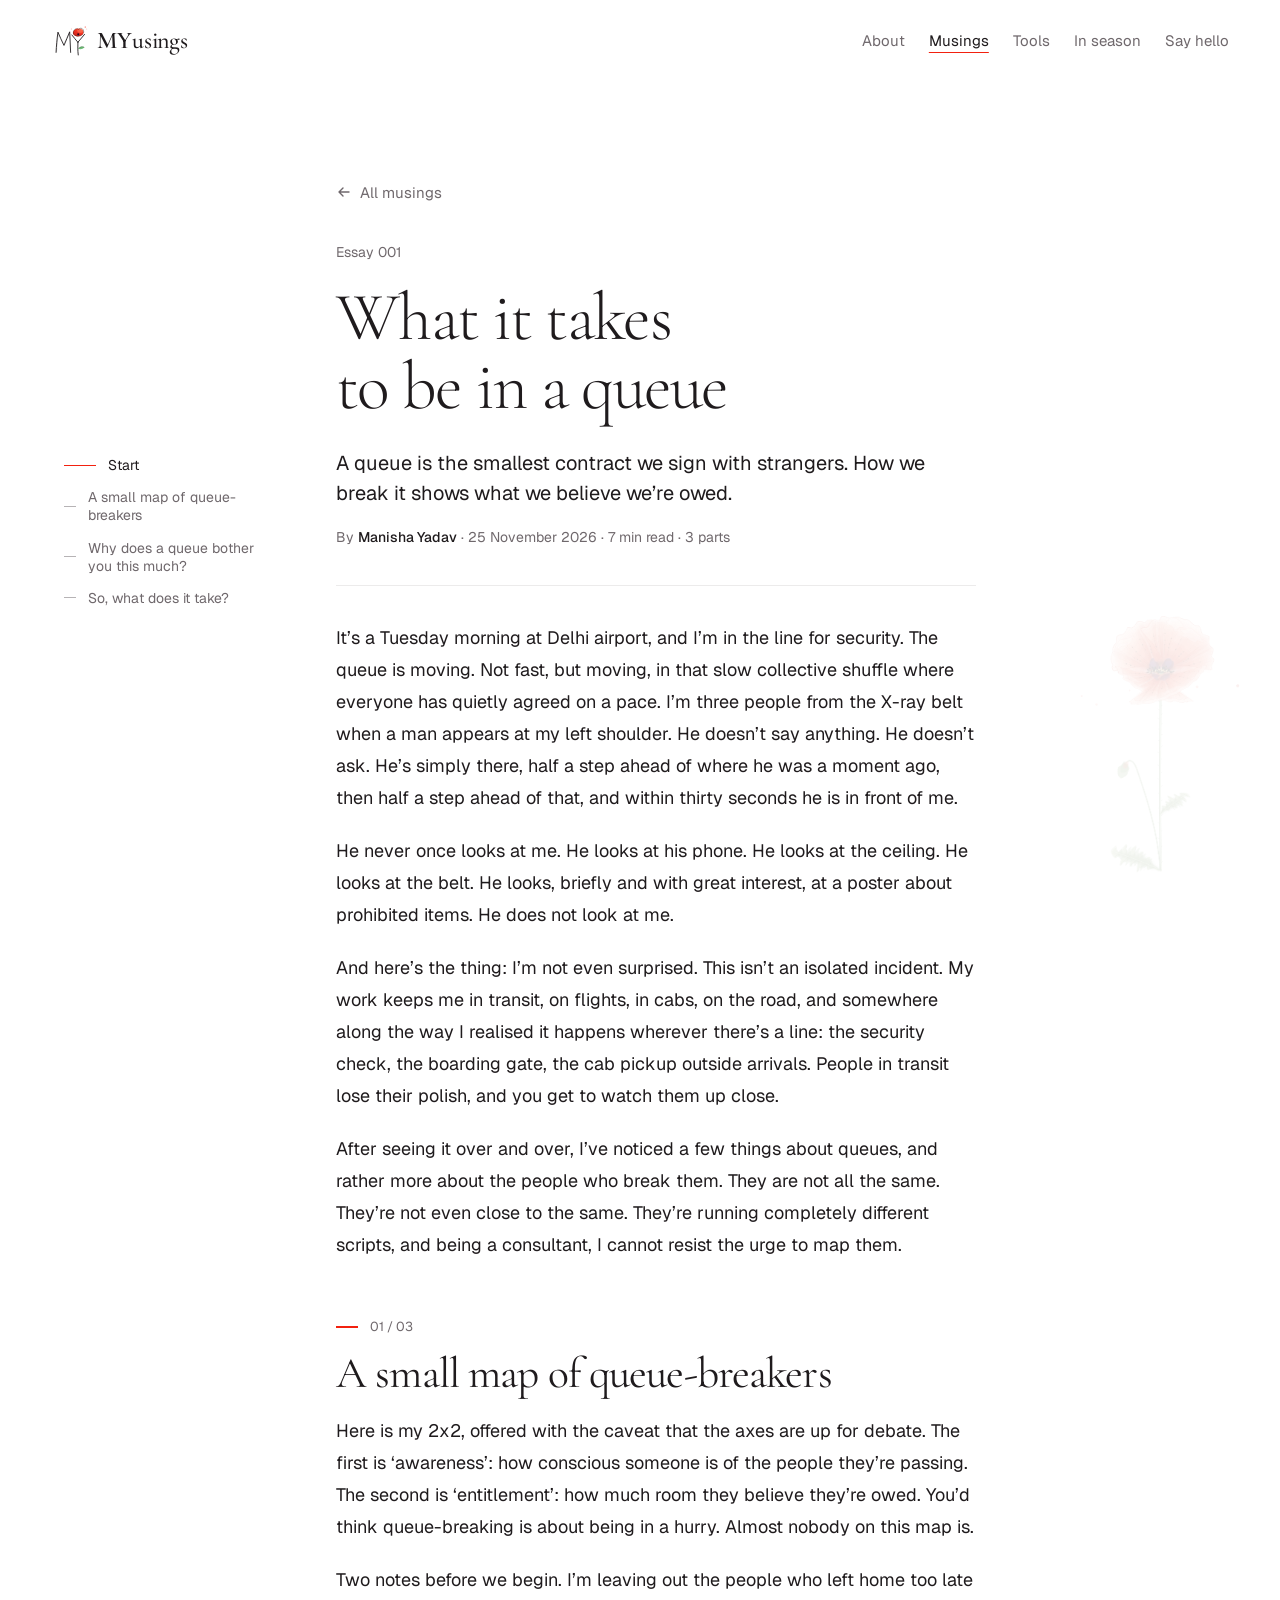
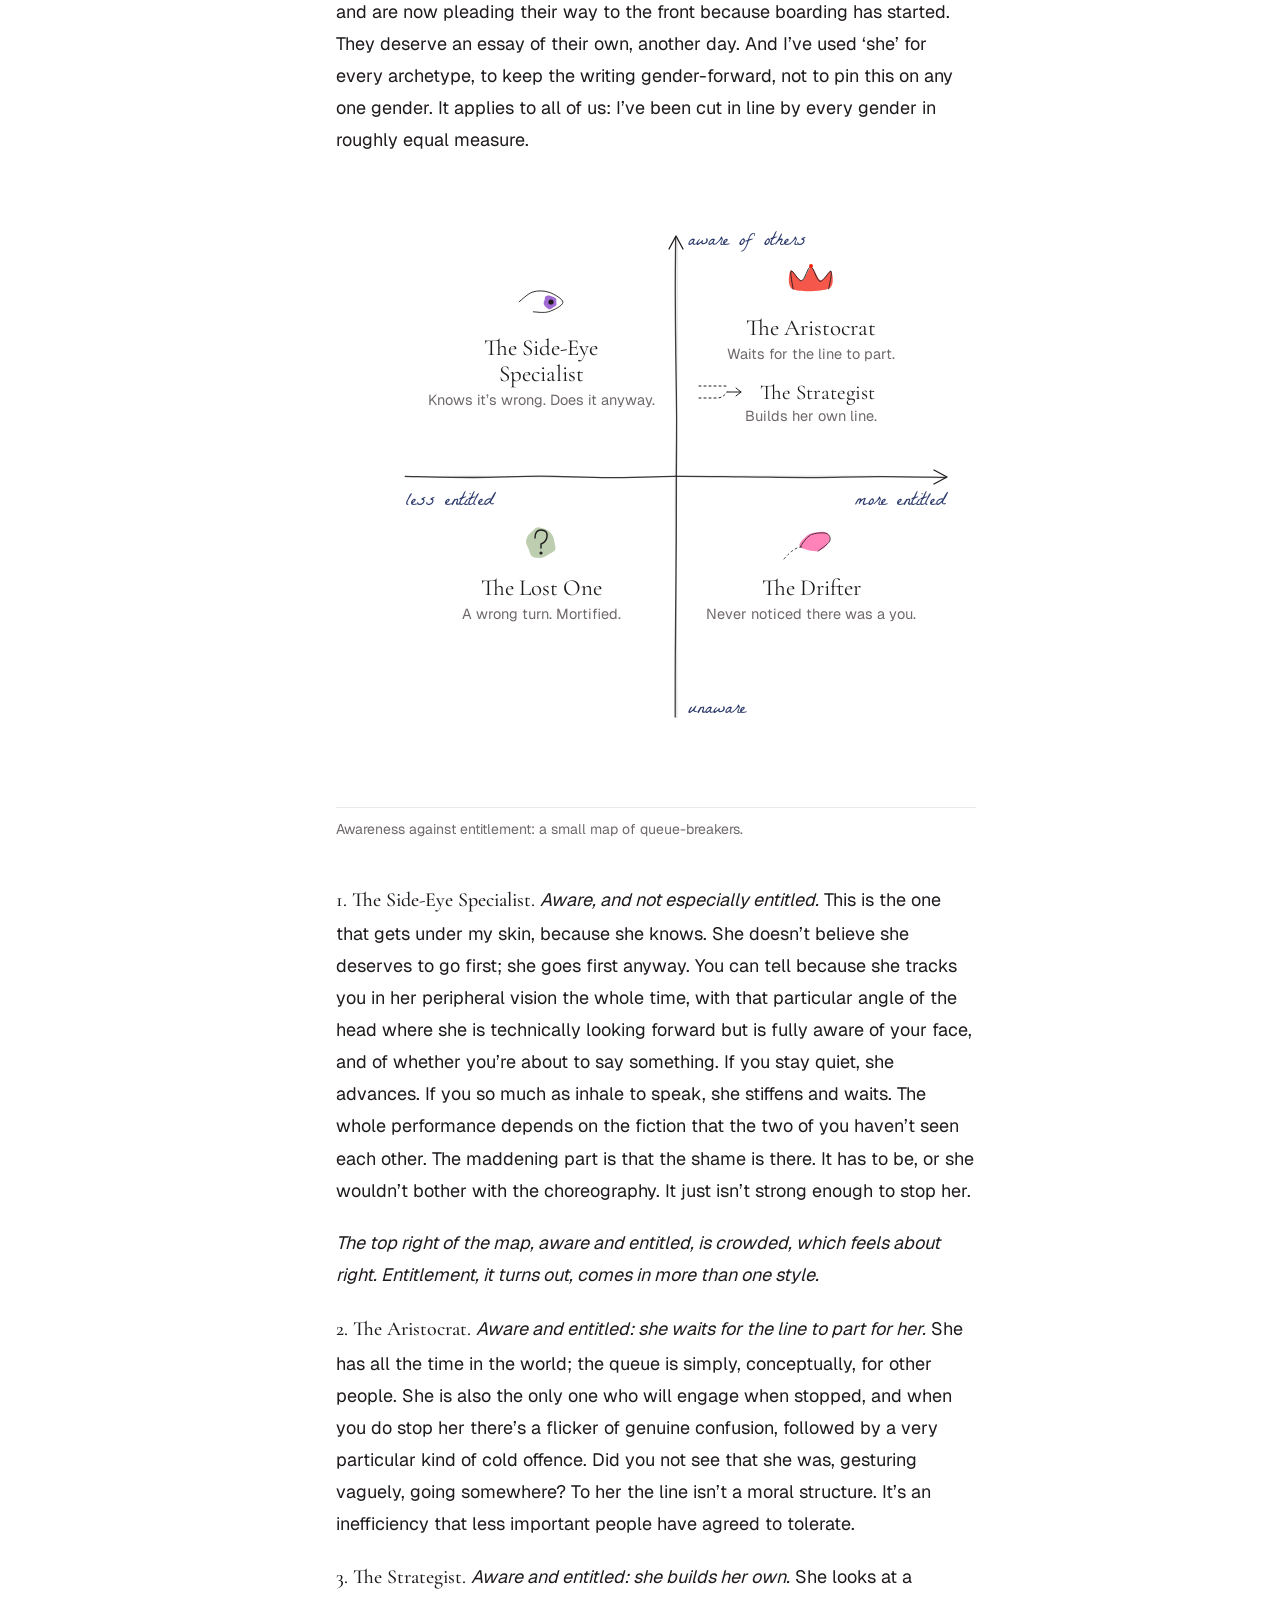
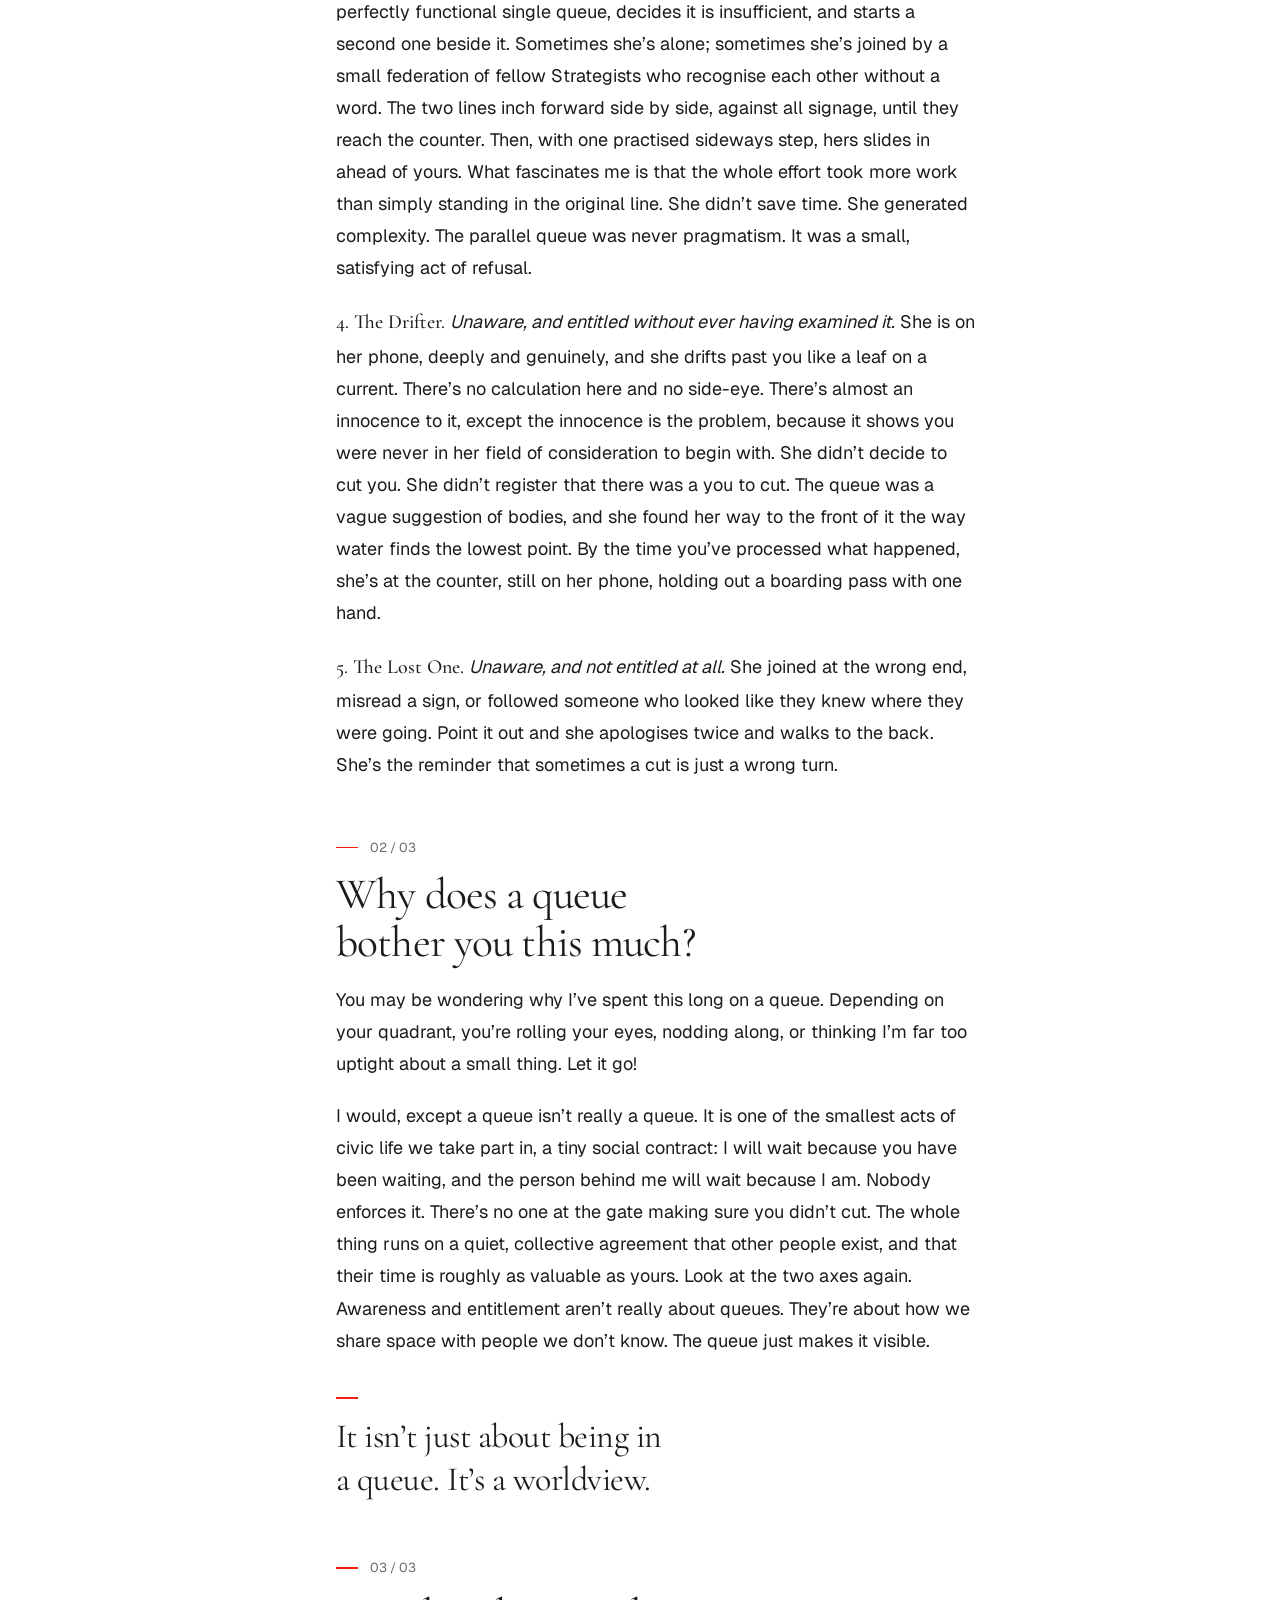
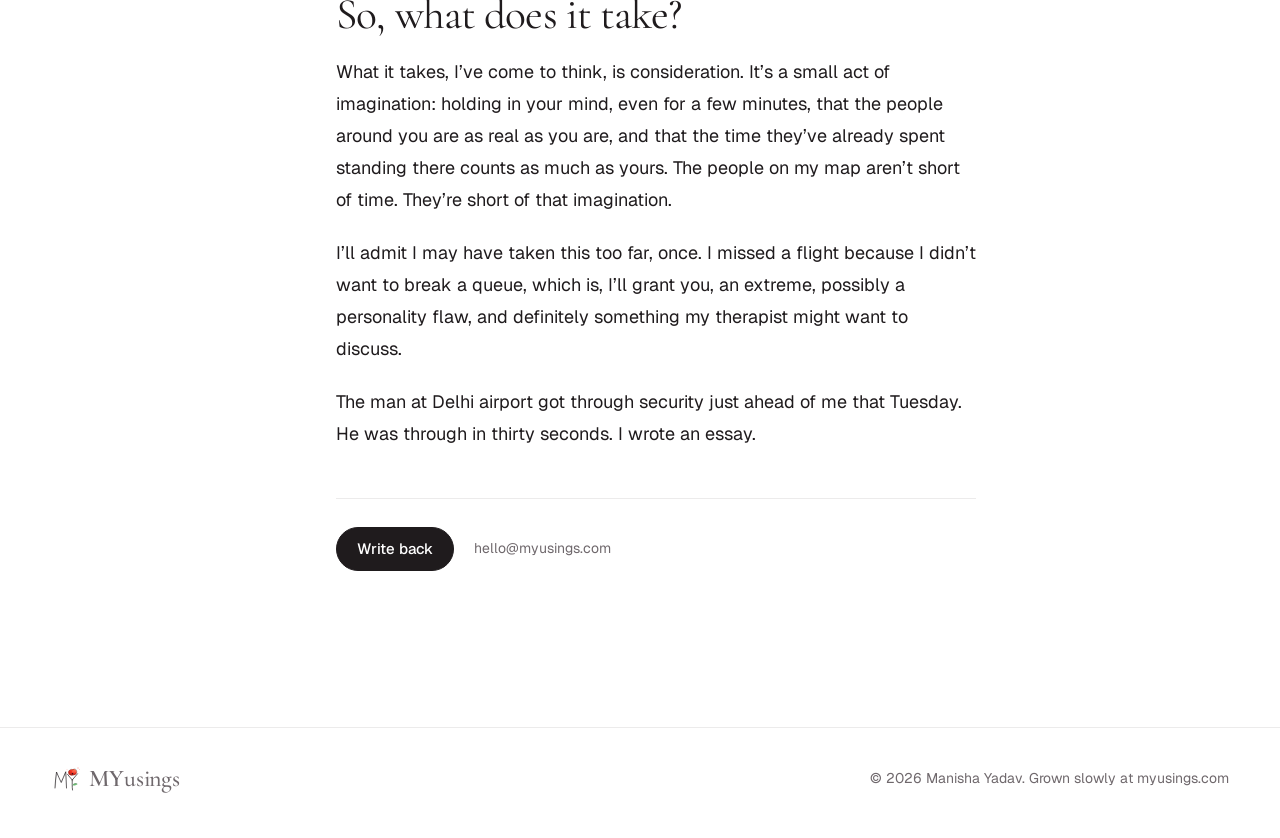
<file: post.html>
<!DOCTYPE html>
<html lang="en">
<head>
<meta charset="utf-8">
<meta name="viewport" content="width=device-width, initial-scale=1">
<title>Musing · MYusings</title>
<link rel="icon" href="data:image/svg+xml,%3Csvg xmlns='http://www.w3.org/2000/svg' viewBox='0 0 120 120'%3E%3Cellipse cx='86' cy='33' rx='18' ry='13' fill='%23f2210f'/%3E%3Cpath d='M16 96C17 76 19 52 22 32C28 46 34 60 41 74C47 60 53 46 59 31C60 52 61 74 62 96M66 40L85 64M106 38L85 64M85 64C85 76 84 88 86 104' fill='none' stroke='%231f1b1d' stroke-width='7' stroke-linecap='round' stroke-linejoin='round'/%3E%3C/svg%3E">
<link rel="preconnect" href="https://fonts.googleapis.com">
<link rel="preconnect" href="https://fonts.gstatic.com" crossorigin>
<link rel="stylesheet" href="fonts.css">
<link href="https://fonts.googleapis.com/css2?family=Geist:wght@400;500&family=La+Belle+Aurore&display=swap" rel="stylesheet">
<link rel="stylesheet" href="site.css">
<style>
/* VOICE calm long reading, an essay set like a good literary journal
   IDEA a printed essay: quiet section list in the margin, one generous column, numbered parts
   PICTURE the watercolour poppy, very faint, standing behind the page like a watermark
   COLOUR white, ink, scarlet only for small marks, the post's topic colour for its dot
   TYPE 'Cormorant Garamond' for title, parts and quotes + Geist 18px text
   LAYOUT desktop: sticky section list on the left, reading column beside it, poppy faint on the right; phone: one column with a thin progress line */
.mark2{position:fixed;right:3vw;bottom:3vh;height:min(260px,30vh);width:auto;opacity:.12;pointer-events:none;z-index:0}
.page{position:relative;z-index:1;display:grid;grid-template-columns:200px minmax(0,640px);gap:0 72px;padding:0 max(5vw,24px)}
.toc{position:sticky;top:0;height:100vh;display:flex;flex-direction:column;justify-content:center;gap:2px}
.toc a{display:flex;gap:12px;align-items:center;padding:6px 0;font-size:14px;line-height:1.3;color:var(--soft);text-decoration:none}
.toc a::before{content:"";height:1px;width:12px;background:currentColor;flex:none;opacity:.5;transition:width .35s ease,opacity .35s ease}
.toc a:hover{color:var(--ink)}
.toc a:hover::before{width:22px;opacity:1}
.toc a.on{color:var(--ink)}
.toc a.on::before{width:32px;opacity:1;background:var(--scarlet)}
article{padding:clamp(48px,10vh,110px) 0 40px}
.back{display:inline-flex;gap:8px;align-items:center;font-size:15px;color:var(--soft);text-decoration:none;padding:8px 0;margin-bottom:28px}
.back:hover{color:var(--ink)}
.kicker{display:flex;flex-wrap:wrap;gap:6px 10px;align-items:center;font-size:14px;color:var(--soft);margin:0 0 18px}
article h1{font-size:clamp(44px,5.4vw,68px);font-weight:360;line-height:1.02;letter-spacing:-.025em}
.dek{font:400 20px/1.5 Geist,system-ui,sans-serif;color:var(--ink);margin:26px 0 18px;max-width:34em}
.by{font-size:14px;color:var(--soft);margin:0;padding-bottom:36px;border-bottom:1px solid var(--hair)}
.by b{font-weight:500;color:var(--ink)}
.body{padding-top:36px}
.body p,.body li{font-size:18px;line-height:1.78}
.body p{margin:0 0 1.15em}
.body em{font-style:italic}
.part{margin:3.2em 0 1em;scroll-margin-top:40px}
.part .n{display:flex;align-items:center;gap:12px;font-size:13px;color:var(--soft);margin-bottom:12px}
.part .n::before{content:"";width:22px;height:1.5px;background:var(--scarlet)}
.part h2{font-size:clamp(34px,3.4vw,44px);font-weight:400;line-height:1.1}
.body strong{font-family:'Cormorant Garamond',Georgia,serif;font-weight:500;font-size:20px}
.body ul{padding-left:1.2em;margin:0 0 1.3em}
.body blockquote{margin:2.4em 0;padding:0}
.body blockquote p{font:400 clamp(26px,2.8vw,34px)/1.28 'Cormorant Garamond',Georgia,serif;letter-spacing:-.015em;margin:0;text-wrap:balance}
.body blockquote::before{content:"";display:block;width:22px;height:1.5px;background:var(--scarlet);margin-bottom:16px}
.body figure{margin:2.4em 0}
.body figure .art{display:grid;grid-template-columns:repeat(3,minmax(0,1fr));gap:12px}
.body figure .art.one{grid-template-columns:minmax(0,1fr)}
.body figure svg{width:100%;height:auto;display:block}
.body figcaption{font-size:14px;color:var(--soft);margin-top:10px;border-top:1px solid var(--hair);padding-top:10px}
.end{border-top:1px solid var(--hair);margin-top:48px;padding-top:28px;display:flex;flex-wrap:wrap;gap:12px 20px;align-items:center}
.end span{font-size:14px;color:var(--soft)}
.more{display:grid;grid-template-columns:repeat(2,minmax(0,1fr));gap:16px;margin:36px 0 80px}
.more a{display:grid;gap:6px;padding:20px 0;border-top:1px solid var(--ink);text-decoration:none}
.more small{font-size:13px;color:var(--soft)}
.more strong{font:400 22px/1.2 'Cormorant Garamond',Georgia,serif;letter-spacing:-.01em}
.more a:hover strong{color:var(--scarlet)}
.more a.nx{text-align:right;grid-column:2}
.bar{position:fixed;top:0;left:0;height:3px;background:var(--scarlet);width:0;z-index:5;display:none}
.top,footer{position:relative;z-index:1;background:transparent}
@media(max-width:900px){.page{grid-template-columns:minmax(0,1fr)}.toc{display:none}.bar{display:block}.mark2{height:160px;opacity:.08}.more{grid-template-columns:minmax(0,1fr)}.more a.nx{text-align:left;grid-column:auto}}
@media(min-width:1300px){.page{grid-template-columns:220px minmax(0,660px);gap:0 96px;padding-left:max(6vw,24px)}}
</style>
</head>
<body>
<svg width="0" height="0" style="position:absolute" aria-hidden="true">
  <defs>
    <linearGradient id="sc" x1="0" y1="1" x2="1" y2="0"><stop offset="0" stop-color="#b80d05"/><stop offset=".55" stop-color="#f2210f"/><stop offset="1" stop-color="#ff6a45"/></linearGradient>
    <symbol id="logo" viewBox="0 0 120 120">
      <ellipse cx="86" cy="33" rx="17" ry="12.5" fill="url(#sc)" opacity=".92" transform="rotate(-8 86 33)"/>
      <ellipse cx="92" cy="28" rx="9" ry="6.5" fill="#ff7a5c" opacity=".55"/>
      <path d="M71 37C68 23 82 17 87 24C93 15 106 21 103 34M75 41C82 47 95 46 101 38" fill="none" stroke="#1f1b1d" stroke-width="1.2" stroke-linecap="round"/>
      <circle cx="86" cy="39" r="3.3" fill="#2a0a1f"/>
      <path d="M16 96C17 76 19 52 22 32C28 46 34 60 41 74C47 60 53 46 59 31C60 52 61 74 62 96" fill="none" stroke="#1f1b1d" stroke-width="2.8" stroke-linecap="round" stroke-linejoin="round"/>
      <path d="M17.5 93C18.5 74 20.5 54 23.5 36M40 70C46 58 52 46 57.5 35" fill="none" stroke="#1f1b1d" stroke-width=".9" opacity=".45" stroke-linecap="round"/>
      <path d="M66 41C72 49 78 56 85 64M106 39C99 47 92 56 85 64M85 64C85 76 84 88 86 104" fill="none" stroke="#1f1b1d" stroke-width="2.8" stroke-linecap="round"/>
      <path d="M86 84C92 76 102 76 106 80C100 86 92 88 86 84Z" fill="#3faa4a" opacity=".75"/>
      <path d="M86 84C93 77 101 77 105 80" fill="none" stroke="#1f1b1d" stroke-width=".8"/>
      <circle cx="108" cy="16" r="1.7" fill="#f2210f"/><circle cx="113" cy="22" r="1" fill="#f2210f"/><circle cx="64" cy="22" r="1.3" fill="#f2210f" opacity=".7"/>
    </symbol>
  </defs>
</svg>
<div class="bar" id="bar"></div>
<img class="mark2" src="poppy-bloom.webp" alt="">
<header class="top">
  <a class="mark" href="index.html" aria-label="MYusings home"><svg aria-hidden="true"><use href="#logo"/></svg><span class="wm"><b>MY</b>usings</span></a>
  <nav aria-label="Sections"><a href="about.html">About</a><a href="musings.html" aria-current="page">Musings</a><a href="tools.html">Tools</a><a href="inseason.html">In season</a><a href="hello.html">Say hello</a></nav>
</header>

<div class="page">
  <nav class="toc" id="toc" aria-label="In this piece"></nav>
  <article id="post">
    <a class="back" href="musings.html"><svg width="16" height="16" viewBox="0 0 16 16" aria-hidden="true"><path d="M13 8H3M7 4L3 8l4 4" fill="none" stroke="currentColor" stroke-width="1.4" stroke-linecap="round" stroke-linejoin="round"/></svg>All musings</a>
    <p class="kicker" id="kicker"></p>
    <h1 id="title"></h1>
    <p class="dek" id="dek"></p>
    <p class="by" id="by"></p>
    <div class="body" id="body"></div>
    <div class="end">
      <a class="pill dark" id="reply" href="mailto:hello@myusings.com">Write back</a>
      <span>hello@myusings.com</span>
    </div>
    <nav class="more" id="more" aria-label="More musings"></nav>
  </article>
</div>

<footer><a class="mark" href="index.html" aria-label="MYusings home"><svg aria-hidden="true"><use href="#logo"/></svg><span class="wm"><b>MY</b>usings</span></a><span>© 2026 Manisha Yadav. Grown slowly at myusings.com</span></footer>

<script src="posts.js"></script>
<script src="paint.js"></script>
<script>
{
const P=window.POSTS,T=window.TOPICS,$=id=>document.getElementById(id);
const el=(t,c,txt)=>{const e=document.createElement(t);if(c)e.className=c;if(txt!=null)e.textContent=txt;return e};
const dot=c=>{const d=el('i','dot');d.style.setProperty('--c',c);return d};
/* *words* become italics; everything else stays plain text */
const rich=(tag,txt,cls)=>{const e=el(tag,cls);String(txt).split('*').forEach((s,i)=>{if(!s)return;e.append(i%2?el('em',null,s):document.createTextNode(s))});return e};
const svgEl=()=>{const s=document.createElementNS('http://www.w3.org/2000/svg','svg');s.setAttribute('aria-hidden','true');return s};
const fig=b=>{const f=el('figure'),art=el('div','art');
  if(b.fig==='matrix'){art.classList.add('one');const s=svgEl();s.setAttribute('role','img');s.setAttribute('aria-label','A 2x2 of queue-breakers: awareness of others against entitlement. Aware and less entitled: the Side-Eye Specialist. Aware and more entitled: the Aristocrat, who waits for the line to part, and the Strategist, who builds her own. Unaware and less entitled: the Lost One. Unaware and more entitled: the Drifter.');art.append(s);MY.matrix(s)}
  else if(b.fig==='stages'){[.18,.55,1].forEach((p,i)=>{const s=svgEl();art.append(s);MY.poppy(s,{p,seed:20+i})})}
  else{art.classList.add('one');const s=svgEl();art.append(s);MY.swatches(s,['#8fa3c9','#3faa4a','#f2c14e','#ff4f9a','#8b45c9','#9fb3c8','#2f9e5b','#f2210f','#e9a23b','#c94f9a'])}
  f.append(art,el('figcaption',null,b.cap));return f};
const fmtDate=p=>{const d=new Date(p.iso+'T00:00:00');return isNaN(d)?p.date:d.toLocaleDateString('en-GB',{day:'numeric',month:'long',year:'numeric'})};
let parts=[];
const render=()=>{
  const slug=location.hash.slice(1);let i=P.findIndex(p=>p.slug===slug);if(i<0)i=0;const p=P[i],c=T[p.topic]||'#f2210f';
  document.title=p.title+' · MYusings';
  const k=$('kicker');k.replaceChildren();if(p.kind)k.append(el('span',null,(p.kind||'Musing')+(p.no?' '+String(p.no).padStart(3,'0'):'')));
  $('title').textContent=p.title;$('dek').textContent=p.dek||p.excerpt;
  const heads=p.body.filter(b=>b.h).length;
  const by=$('by');by.replaceChildren('By ',el('b',null,'Manisha Yadav'),' · '+fmtDate(p)+' · '+p.mins+' min read'+(heads?' · '+heads+' parts':''));
  let n=0;parts=[{id:'start',label:'Start'}];
  const body=$('body');body.replaceChildren(...p.body.map(b=>{
    if(b.a){const e=el('p');e.append(el('strong',null,b.a+'. '));rich('span',b.p).childNodes.forEach(x=>e.append(x.cloneNode(true)));return e}
    if(b.p)return rich('p',b.p);
    if(b.h){n++;const id='part-'+n,d=el('div','part');d.id=id;d.append(el('p','n',String(n).padStart(2,'0')+' / '+String(heads).padStart(2,'0')),el('h2',null,b.h));parts.push({id,label:b.h});return d}
    if(b.q){const q=el('blockquote');q.append(rich('p',b.q));return q}
    if(b.ul){const u=el('ul');b.ul.forEach(t=>u.append(rich('li',t)));return u}
    if(b.fig)return fig(b);return el('p')}));
  $('post').querySelector('.kicker').id='kicker';$('title').setAttribute('data-part','start');
  $('toc').replaceChildren(...parts.map((x,j)=>{const a=el('a',null,x.label);a.href='#'+p.slug;a.addEventListener('click',e=>{e.preventDefault();const t=j?$(x.id):$('title');t.scrollIntoView({behavior:matchMedia('(prefers-reduced-motion: reduce)').matches?'auto':'smooth',block:'start'})});return a}));
  $('reply').href='mailto:hello@myusings.com?subject='+encodeURIComponent('Re: '+p.title);
  const prev=P[i+1],next=P[i-1],m=[];
  if(prev){const a=el('a');a.href='post.html#'+prev.slug;a.append(el('small',null,'Earlier'),el('strong',null,prev.title));m.push(a)}
  if(next){const a=el('a','nx');a.href='post.html#'+next.slug;a.append(el('small',null,'Newer'),el('strong',null,next.title));m.push(a)}
  $('more').replaceChildren(...m);update()};
const update=()=>{const a=$('post').getBoundingClientRect(),h=a.height-innerHeight*.6,pr=Math.max(0,Math.min(1,(-a.top+innerHeight*.2)/Math.max(1,h)));$('bar').style.width=(pr*100).toFixed(1)+'%';
  let on=0;parts.forEach((x,j)=>{if(j&&$(x.id).getBoundingClientRect().top<innerHeight*.35)on=j});[...$('toc').children].forEach((a,j)=>a.classList.toggle('on',j===on))};
let tk=false;addEventListener('scroll',()=>{if(!tk){tk=true;requestAnimationFrame(()=>{tk=false;update()})}},{passive:true});
addEventListener('resize',update);
addEventListener('hashchange',()=>{render();scrollTo(0,0)});
render();
}
</script>
</body>
</html>
</file>
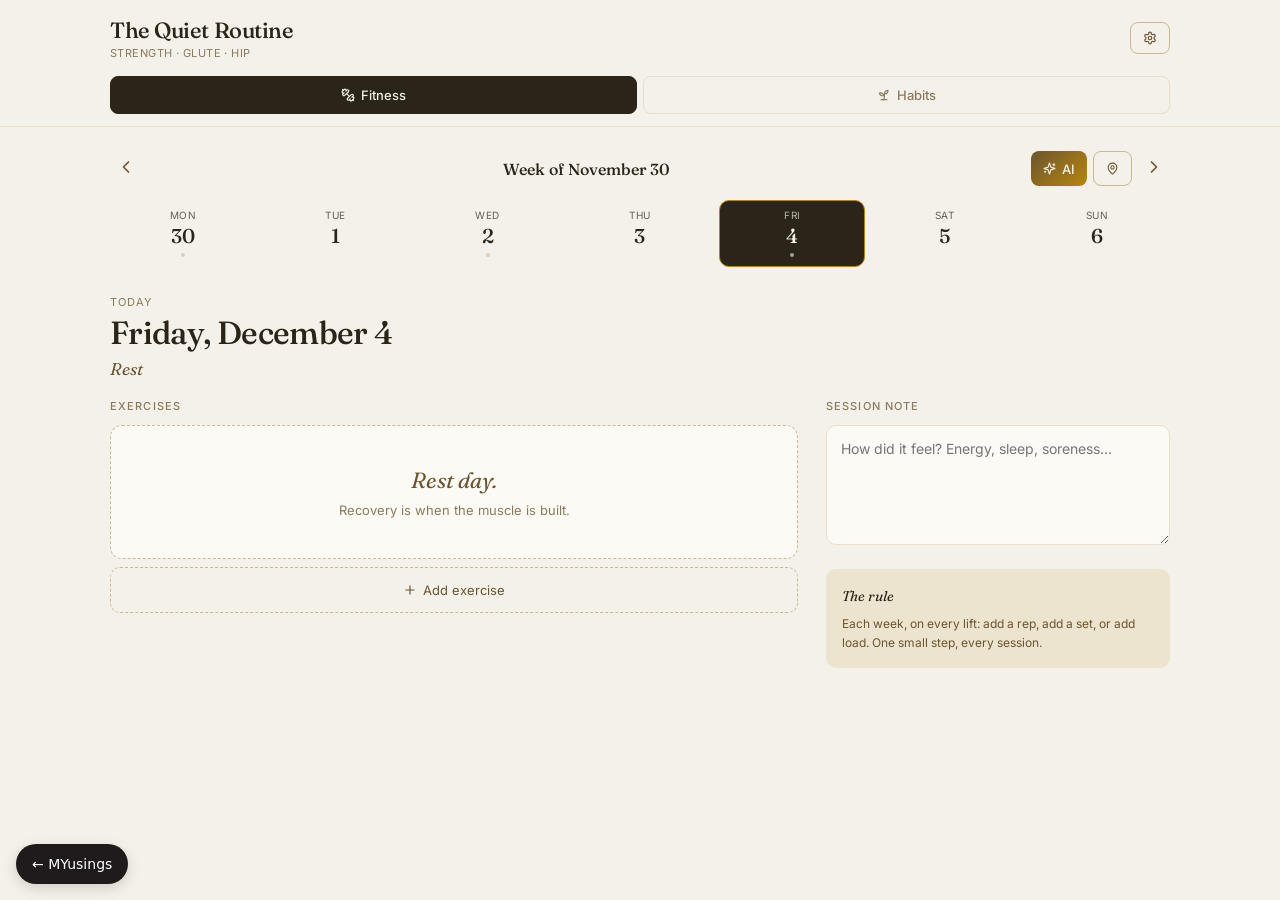
<file: quiet-routine.html>
<!doctype html>
<html lang="en">
  <head>
    <meta charset="UTF-8" />
    <link rel="icon" type="image/svg+xml" href="qr-favicon.svg" />
    <meta name="viewport" content="width=device-width, initial-scale=1.0, viewport-fit=cover, user-scalable=no" />
    <meta name="theme-color" content="#F4F1EA" />

    <!-- iOS PWA support -->
    <meta name="apple-mobile-web-app-capable" content="yes" />
    <meta name="apple-mobile-web-app-status-bar-style" content="default" />
    <meta name="apple-mobile-web-app-title" content="Quiet Routine" />
    <link rel="apple-touch-icon" href="qr-apple-touch-icon.png" />

    <!-- Android PWA support -->
    <meta name="mobile-web-app-capable" content="yes" />

    <title>The Quiet Routine</title>
    <link rel="preconnect" href="https://fonts.googleapis.com">
    <link rel="preconnect" href="https://fonts.gstatic.com" crossorigin>
    <script type="module" crossorigin src="qr-app.js"></script>
    <link rel="stylesheet" crossorigin href="qr-app.css">
  <link rel="manifest" href="qr-manifest.webmanifest"></head>
  <body>
    <div id="root"></div>
  <a href="tools.html" style="position:fixed;left:16px;bottom:16px;z-index:9999;display:inline-flex;align-items:center;gap:8px;min-height:40px;padding:0 16px;border-radius:999px;background:#1f1b1d;color:#fff;font:500 14px/1 system-ui,sans-serif;text-decoration:none;box-shadow:0 4px 14px rgba(0,0,0,.15)">&larr; MYusings</a>
</body>
</html>
</file>
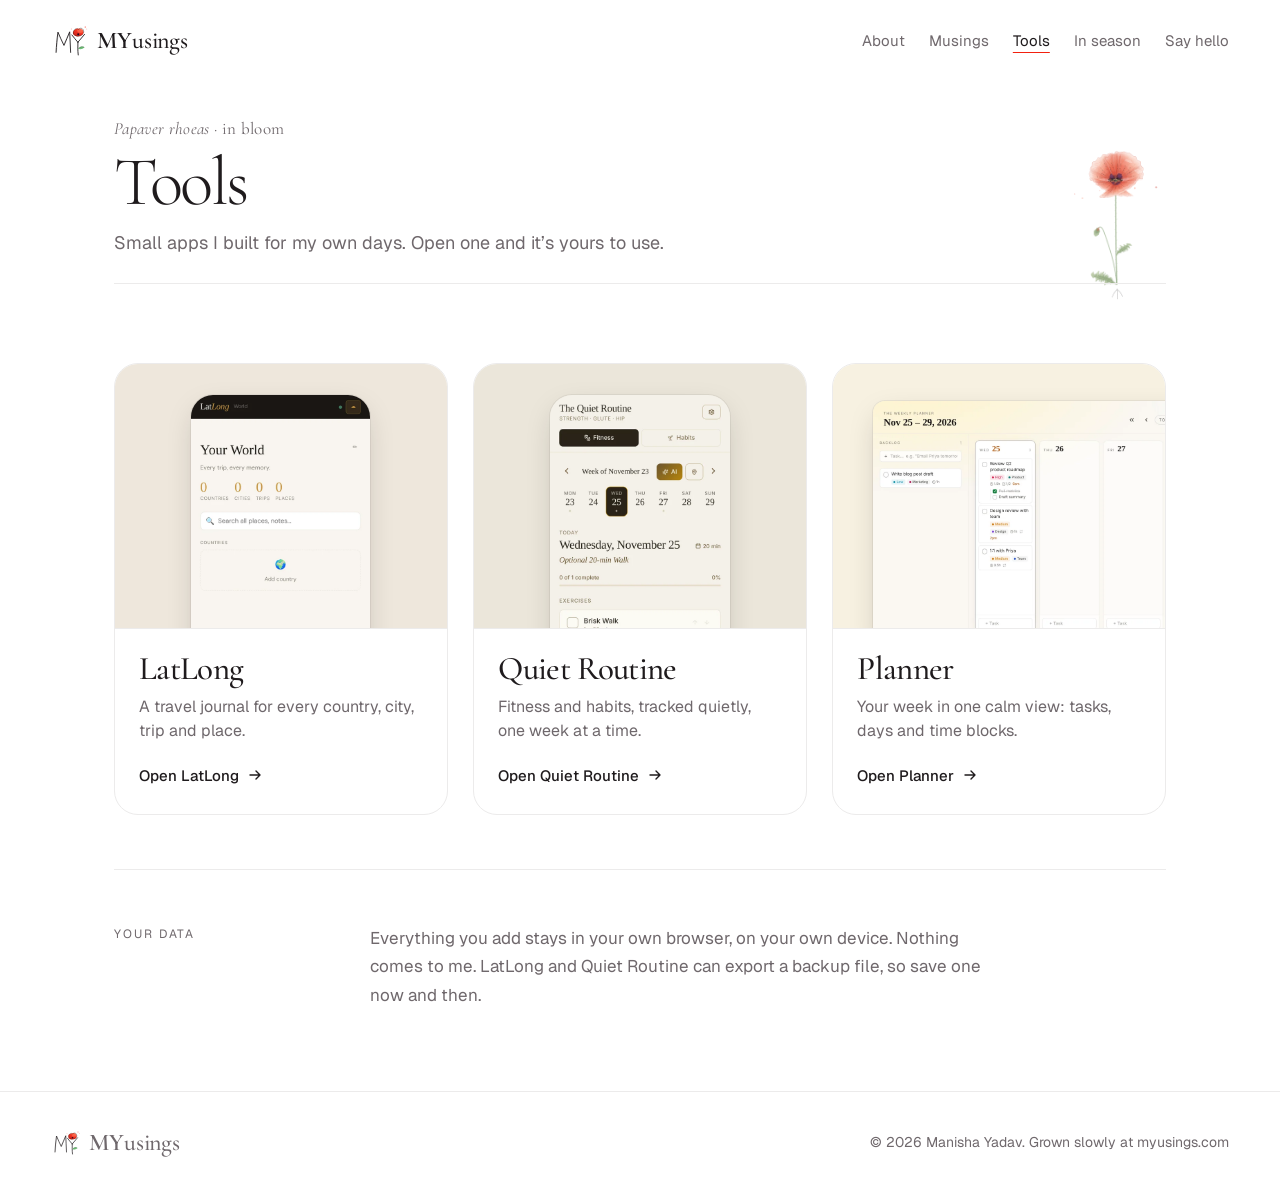
<file: tools.html>
<!DOCTYPE html>
<html lang="en">
<head>
<meta charset="utf-8">
<meta name="viewport" content="width=device-width, initial-scale=1">
<title>Tools · MYusings</title>
<link rel="icon" href="data:image/svg+xml,%3Csvg xmlns='http://www.w3.org/2000/svg' viewBox='0 0 120 120'%3E%3Cellipse cx='86' cy='33' rx='18' ry='13' fill='%23f2210f'/%3E%3Cpath d='M16 96C17 76 19 52 22 32C28 46 34 60 41 74C47 60 53 46 59 31C60 52 61 74 62 96M66 40L85 64M106 38L85 64M85 64C85 76 84 88 86 104' fill='none' stroke='%231f1b1d' stroke-width='7' stroke-linecap='round' stroke-linejoin='round'/%3E%3C/svg%3E">
<link rel="preconnect" href="https://fonts.googleapis.com">
<link rel="preconnect" href="https://fonts.gstatic.com" crossorigin>
<link rel="stylesheet" href="fonts.css">
<link href="https://fonts.googleapis.com/css2?family=Geist:wght@400;500&display=swap" rel="stylesheet">
<link rel="stylesheet" href="site.css">
<style>
/* VOICE a small shelf of handmade tools, shown as they really look
   LAYOUT intro, then rounded tiles: a tinted window holding a real screenshot, name, one line, open
   TYPE 'Cormorant Garamond' titles, Geist text */
.wrap{max-width:1180px;margin:0 auto;padding:0 max(5vw,16px)}
.kick{margin:0;font-size:12px;letter-spacing:.16em;text-transform:uppercase;color:var(--soft)}
.intro{display:grid;grid-template-columns:minmax(0,1fr) auto;gap:0 40px;align-items:end;padding:clamp(48px,9vh,110px) 0 clamp(40px,6vh,64px)}
.intro h1{margin-top:20px;font-size:clamp(46px,6.4vw,92px);font-weight:300;letter-spacing:-.035em;line-height:1}
.intro p.lede{margin:22px 0 0;max-width:34em;font-size:clamp(18px,1.5vw,20px);color:var(--soft)}
.stage{height:clamp(110px,13vw,160px);width:auto}
.grid{list-style:none;margin:0;padding:clamp(40px,7vh,72px) 0 clamp(40px,6vh,64px);display:grid;grid-template-columns:repeat(3,minmax(0,1fr));gap:clamp(18px,2vw,28px)}
.tile{position:relative;border-radius:24px;background:#fff;border:1px solid var(--hair);overflow:hidden;transition:transform .35s ease,box-shadow .35s ease}
.tile:hover{transform:translateY(-4px);box-shadow:0 18px 40px -18px rgba(31,27,29,.28)}
.win{position:relative;aspect-ratio:5/4;background:var(--bg);overflow:hidden;border-bottom:1px solid var(--hair)}
.win img{position:absolute;display:block;box-shadow:0 10px 30px -8px rgba(31,27,29,.25),0 0 0 1px rgba(31,27,29,.06);transition:transform .5s ease}
.win img.phone{width:54%;left:23%;top:12%;border-radius:22px}
.win img.wide{width:128%;left:12%;top:14%;border-radius:12px}
.tile:hover .win img{transform:translateY(-6px)}
.meta{padding:22px 24px 24px}
.meta h2{font-size:33px;font-weight:500}
.meta p{margin:8px 0 18px;color:var(--soft);font-size:16px;line-height:1.5}
.meta a{display:inline-flex;align-items:center;gap:8px;font-weight:500;font-size:15px;text-decoration:none}
.meta a::after{content:"";position:absolute;inset:0;border-radius:24px}
.meta a svg{width:16px;height:16px;transition:transform .3s ease}
.tile:hover .meta a svg{transform:translateX(4px)}
.note{display:grid;grid-template-columns:200px minmax(0,1fr);gap:20px 56px;border-top:1px solid var(--hair);padding:clamp(36px,6vh,64px) 0 clamp(56px,9vh,104px)}
.note p{margin:0;max-width:36em;color:var(--soft)}
@media(max-width:980px){.grid{grid-template-columns:repeat(2,minmax(0,1fr))}}
@media(max-width:640px){.grid{grid-template-columns:minmax(0,1fr)}.intro{grid-template-columns:minmax(0,1fr) auto}.stage{height:84px}.note{grid-template-columns:minmax(0,1fr)}}
@media(prefers-reduced-motion:reduce){.tile,.win img,.meta a svg{transition:none}}
</style>
</head>
<body>
<svg width="0" height="0" style="position:absolute" aria-hidden="true">
  <defs>
    <linearGradient id="sc" x1="0" y1="1" x2="1" y2="0"><stop offset="0" stop-color="#b80d05"/><stop offset=".55" stop-color="#f2210f"/><stop offset="1" stop-color="#ff6a45"/></linearGradient>
    <symbol id="logo" viewBox="0 0 120 120">
      <ellipse cx="86" cy="33" rx="17" ry="12.5" fill="url(#sc)" opacity=".92" transform="rotate(-8 86 33)"/>
      <ellipse cx="92" cy="28" rx="9" ry="6.5" fill="#ff7a5c" opacity=".55"/>
      <path d="M71 37C68 23 82 17 87 24C93 15 106 21 103 34M75 41C82 47 95 46 101 38" fill="none" stroke="#1f1b1d" stroke-width="1.2" stroke-linecap="round"/>
      <circle cx="86" cy="39" r="3.3" fill="#2a0a1f"/>
      <path d="M16 96C17 76 19 52 22 32C28 46 34 60 41 74C47 60 53 46 59 31C60 52 61 74 62 96" fill="none" stroke="#1f1b1d" stroke-width="2.8" stroke-linecap="round" stroke-linejoin="round"/>
      <path d="M17.5 93C18.5 74 20.5 54 23.5 36M40 70C46 58 52 46 57.5 35" fill="none" stroke="#1f1b1d" stroke-width=".9" opacity=".45" stroke-linecap="round"/>
      <path d="M66 41C72 49 78 56 85 64M106 39C99 47 92 56 85 64M85 64C85 76 84 88 86 104" fill="none" stroke="#1f1b1d" stroke-width="2.8" stroke-linecap="round"/>
      <path d="M86 84C92 76 102 76 106 80C100 86 92 88 86 84Z" fill="#3faa4a" opacity=".75"/>
      <path d="M86 84C93 77 101 77 105 80" fill="none" stroke="#1f1b1d" stroke-width=".8"/>
      <circle cx="108" cy="16" r="1.7" fill="#f2210f"/><circle cx="113" cy="22" r="1" fill="#f2210f"/><circle cx="64" cy="22" r="1.3" fill="#f2210f" opacity=".7"/>
    </symbol>
  </defs>
</svg>
<header class="top">
  <a class="mark" href="index.html" aria-label="MYusings home"><svg aria-hidden="true"><use href="#logo"/></svg><span class="wm"><b>MY</b>usings</span></a>
  <nav aria-label="Sections"><a href="about.html">About</a><a href="musings.html">Musings</a><a href="tools.html" aria-current="page">Tools</a><a href="inseason.html">In season</a><a href="hello.html">Say hello</a></nav>
</header>

<section class="banner"><div class="txt"><p class="label"><i>Papaver rhoeas</i> · in bloom</p><h1>Tools</h1><p class="lede">Small apps I built for my own days. Open one and it’s yours to use.</p></div><img class="plant" src="stage-bloom.webp" alt="A watercolour poppy, in bloom"></section>

<main class="wrap">
  <ul class="grid"><li class="tile"><div class="win" style="--bg:#eee7dc"><img class="phone" src="tool-ll.webp" alt="" loading="lazy"></div><div class="meta"><h2>LatLong</h2><p>A travel journal for every country, city, trip and place.</p><a href="latlong.html">Open LatLong <svg viewBox="0 0 16 16" aria-hidden="true"><path d="M3 8h10M9 4l4 4-4 4" fill="none" stroke="currentColor" stroke-width="1.4" stroke-linecap="round" stroke-linejoin="round"/></svg></a></div></li><li class="tile"><div class="win" style="--bg:#ebe6da"><img class="phone" src="tool-qr.webp" alt="" loading="lazy"></div><div class="meta"><h2>Quiet Routine</h2><p>Fitness and habits, tracked quietly, one week at a time.</p><a href="quiet-routine.html">Open Quiet Routine <svg viewBox="0 0 16 16" aria-hidden="true"><path d="M3 8h10M9 4l4 4-4 4" fill="none" stroke="currentColor" stroke-width="1.4" stroke-linecap="round" stroke-linejoin="round"/></svg></a></div></li><li class="tile"><div class="win" style="--bg:#f7f1e1"><img class="wide" src="tool-pl.webp" alt="" loading="lazy"></div><div class="meta"><h2>Planner</h2><p>Your week in one calm view: tasks, days and time blocks.</p><a href="planner.html">Open Planner <svg viewBox="0 0 16 16" aria-hidden="true"><path d="M3 8h10M9 4l4 4-4 4" fill="none" stroke="currentColor" stroke-width="1.4" stroke-linecap="round" stroke-linejoin="round"/></svg></a></div></li></ul>
  <section class="note">
    <p class="kick">Your data</p>
    <p>Everything you add stays in your own browser, on your own device. Nothing comes to me. LatLong and Quiet Routine can export a backup file, so save one now and then.</p>
  </section>
</main>

<footer><a class="mark" href="index.html" aria-label="MYusings home"><svg aria-hidden="true"><use href="#logo"/></svg><span class="wm"><b>MY</b>usings</span></a><span>© 2026 Manisha Yadav. Grown slowly at myusings.com</span></footer>
</body>
</html>
</file>
<file: fonts.css>
/* Cormorant Garamond, self-hosted: headings and display type */
@font-face{font-family:'Cormorant Garamond';font-style:normal;font-weight:300;font-display:swap;src:url(cormorant-garamond-latin-300-normal.woff2) format('woff2')}
@font-face{font-family:'Cormorant Garamond';font-style:normal;font-weight:400;font-display:swap;src:url(cormorant-garamond-latin-400-normal.woff2) format('woff2')}
@font-face{font-family:'Cormorant Garamond';font-style:normal;font-weight:500;font-display:swap;src:url(cormorant-garamond-latin-500-normal.woff2) format('woff2')}
@font-face{font-family:'Cormorant Garamond';font-style:normal;font-weight:600;font-display:swap;src:url(cormorant-garamond-latin-600-normal.woff2) format('woff2')}
@font-face{font-family:'Cormorant Garamond';font-style:italic;font-weight:300;font-display:swap;src:url(cormorant-garamond-latin-300-italic.woff2) format('woff2')}
@font-face{font-family:'Cormorant Garamond';font-style:italic;font-weight:400;font-display:swap;src:url(cormorant-garamond-latin-400-italic.woff2) format('woff2')}
@font-face{font-family:'Cormorant Garamond';font-style:italic;font-weight:500;font-display:swap;src:url(cormorant-garamond-latin-500-italic.woff2) format('woff2')}
</file>
<file: site.css>
/* MYusings shared styles for inner pages: white paper, near-black ink, scarlet brand, 'Cormorant Garamond' + Geist */
:root{color-scheme:light;--ink:#1f1b1d;--soft:#6f686c;--hair:#ecebeb;--scarlet:#f2210f;--pink:#ff4f9a;--violet:#8b45c9;--leaf:#3faa4a}
*{box-sizing:border-box;min-width:0}
body{margin:0;background:#fff;color:var(--ink);font:17px/1.7 Geist,system-ui,sans-serif;overflow-x:clip}
a{color:inherit}
a:focus-visible,button:focus-visible{outline:2px solid var(--scarlet);outline-offset:3px;border-radius:4px}
svg{overflow:hidden}
h1,h2,h3{font-family:'Cormorant Garamond',Georgia,serif;font-weight:400;letter-spacing:-.02em;line-height:1.08;margin:0;text-wrap:balance}
.wm{font:500 24px/1 'Cormorant Garamond',Georgia,serif;letter-spacing:-.01em}
.wm b{font-weight:560;letter-spacing:0}
.top{display:flex;flex-wrap:wrap;gap:10px 28px;align-items:center;justify-content:space-between;padding:18px max(4vw,16px)}
.mark{display:flex;gap:8px;align-items:center;text-decoration:none}
.mark svg{width:38px;height:38px}
.top nav{display:flex;flex-wrap:wrap;gap:4px 24px;align-items:center;font-size:15px}
.top nav a{text-decoration:none;padding:10px 0;color:var(--soft)}
.top nav a:hover,.top nav a[aria-current]{color:var(--ink)}
.top nav a[aria-current]{text-decoration:underline;text-decoration-color:var(--scarlet);text-underline-offset:6px}
.pill{display:inline-flex;gap:10px;align-items:center;min-height:44px;padding:0 20px;border-radius:999px;font:500 15px/1 Geist,system-ui,sans-serif;text-decoration:none;border:1px solid var(--ink);background:#fff;color:var(--ink);cursor:pointer}
.pill.dark{background:var(--ink);color:#fff}
.pill:hover{border-color:var(--scarlet)}
.pill svg{width:16px;height:16px}
.top nav .pill{color:#fff;padding:0 18px}
.dot{width:12px;height:11px;border-radius:52% 48% 55% 45%;flex:none;display:inline-block;background:radial-gradient(circle at 60% 65%,var(--c),color-mix(in srgb,var(--c) 45%,#fff))}
.splash{display:block;width:46px;height:22px;background:radial-gradient(circle at 22% 55%,var(--scarlet) 0 6px,transparent 7.5px),radial-gradient(circle at 52% 35%,color-mix(in srgb,var(--scarlet) 55%,#fff) 0 3.5px,transparent 5px),radial-gradient(circle at 74% 70%,var(--scarlet) 0 2px,transparent 3px),radial-gradient(circle at 92% 30%,color-mix(in srgb,var(--scarlet) 70%,#fff) 0 1.4px,transparent 2.4px);opacity:.85}
.sw{transform-box:fill-box;transform-origin:50% 100%;animation:sway 6s ease-in-out infinite}
@keyframes sway{0%,100%{transform:rotate(-2.5deg)}50%{transform:rotate(4deg)}}
@media(prefers-reduced-motion:reduce){.sw{animation:none}}
footer{display:flex;flex-wrap:wrap;gap:16px 24px;align-items:center;justify-content:space-between;padding:36px max(4vw,16px) 44px;font-size:14px;color:var(--soft);border-top:1px solid var(--hair)}
footer .mark svg{width:30px;height:30px}
@media(max-width:600px){.top{padding-bottom:6px}.top nav{width:100%;gap:2px 18px;font-size:14px}.top nav a{padding:8px 0}}
/* Shared page banner: same plant position on every page, so moving between pages reads as one poppy growing.
   Starts right under the menu; the plant is a quiet detail beside the title, not the subject. */
.banner{position:relative;max-width:1180px;margin:0 auto;padding:clamp(24px,4vh,48px) max(5vw,16px) 44px}
.banner .txt{margin-right:150px}
.banner .label{margin:0;font:400 17px/1.3 'Cormorant Garamond',Georgia,serif;letter-spacing:.02em;color:var(--soft)}
.banner h1{margin-top:8px;font-size:clamp(48px,5.4vw,76px);font-weight:300;letter-spacing:-.035em;line-height:1}
.banner .lede{margin:12px 0 0;font-size:18px;line-height:1.5;color:var(--soft);max-width:36em}
.banner .lede b{color:var(--ink);font-weight:500}
.banner .plant{position:absolute;right:max(5vw,16px);bottom:0;height:150px;width:auto;opacity:.9;pointer-events:none;user-select:none}
.banner::after{content:"";position:absolute;left:max(5vw,16px);right:max(5vw,16px);bottom:16px;border-top:1px solid var(--hair)}
@media(max-width:700px){.banner{padding-bottom:34px}.banner .plant{height:110px}.banner::after{bottom:12px}.banner .txt{margin-right:70px}.banner h1{font-size:42px}.banner .lede{font-size:16px}}
</file>
<file: qr-app.css>
@import"https://fonts.googleapis.com/css2?family=Fraunces:opsz,wght@9..144,300;9..144,400;9..144,500;9..144,600;9..144,700&family=Inter:wght@400;500;600&display=swap";*{box-sizing:border-box;-webkit-tap-highlight-color:transparent}html,body{margin:0;padding:0;background:#f4f1ea;font-family:Inter,-apple-system,BlinkMacSystemFont,sans-serif;color:#2a2419;-webkit-font-smoothing:antialiased;-moz-osx-font-smoothing:grayscale;overflow-x:hidden}#root{min-height:100vh;min-height:100dvh;padding-top:env(safe-area-inset-top);padding-bottom:env(safe-area-inset-bottom);padding-left:env(safe-area-inset-left);padding-right:env(safe-area-inset-right)}input,textarea,button{font-family:inherit}input,textarea{font-size:16px}button{-webkit-appearance:none}
</file>
